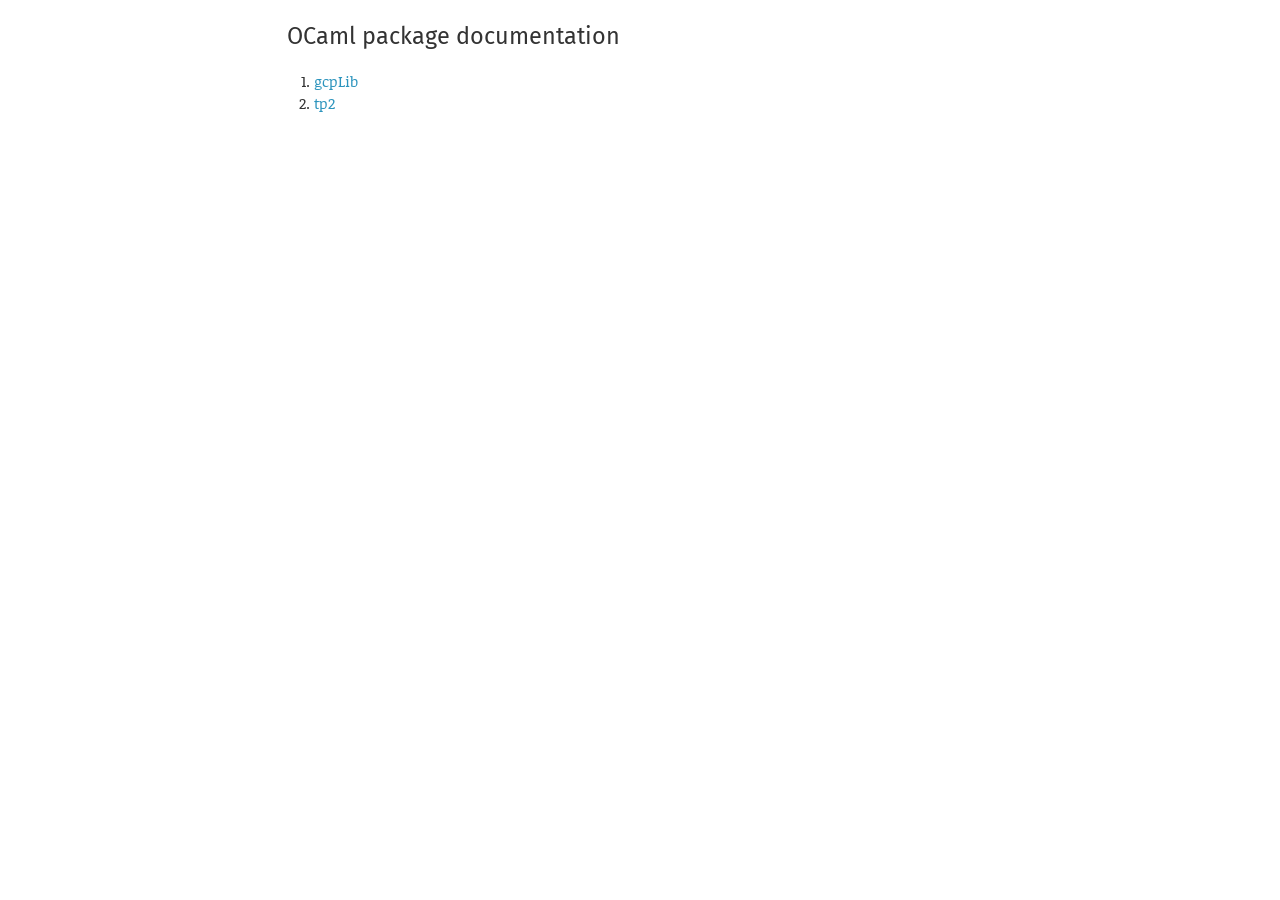
<file: tp2/docs/index.html>
<!DOCTYPE html>
<html xmlns="http://www.w3.org/1999/xhtml">
  <head>
    <title>index</title>
    <link rel="stylesheet" href="./odoc.support/odoc.css"/>
    <meta charset="utf-8"/>
    <meta name="viewport" content="width=device-width,initial-scale=1.0"/>
  </head>
  <body>
    <main class="content">
      <div class="by-name">
      <h2>OCaml package documentation</h2>
      <ol>
      <li><a href="gcpLib/index.html">gcpLib</a></li>
      <li><a href="tp2/index.html">tp2</a></li>
      </ol>
      </div>
    </main>
  </body>
</html>
</file>
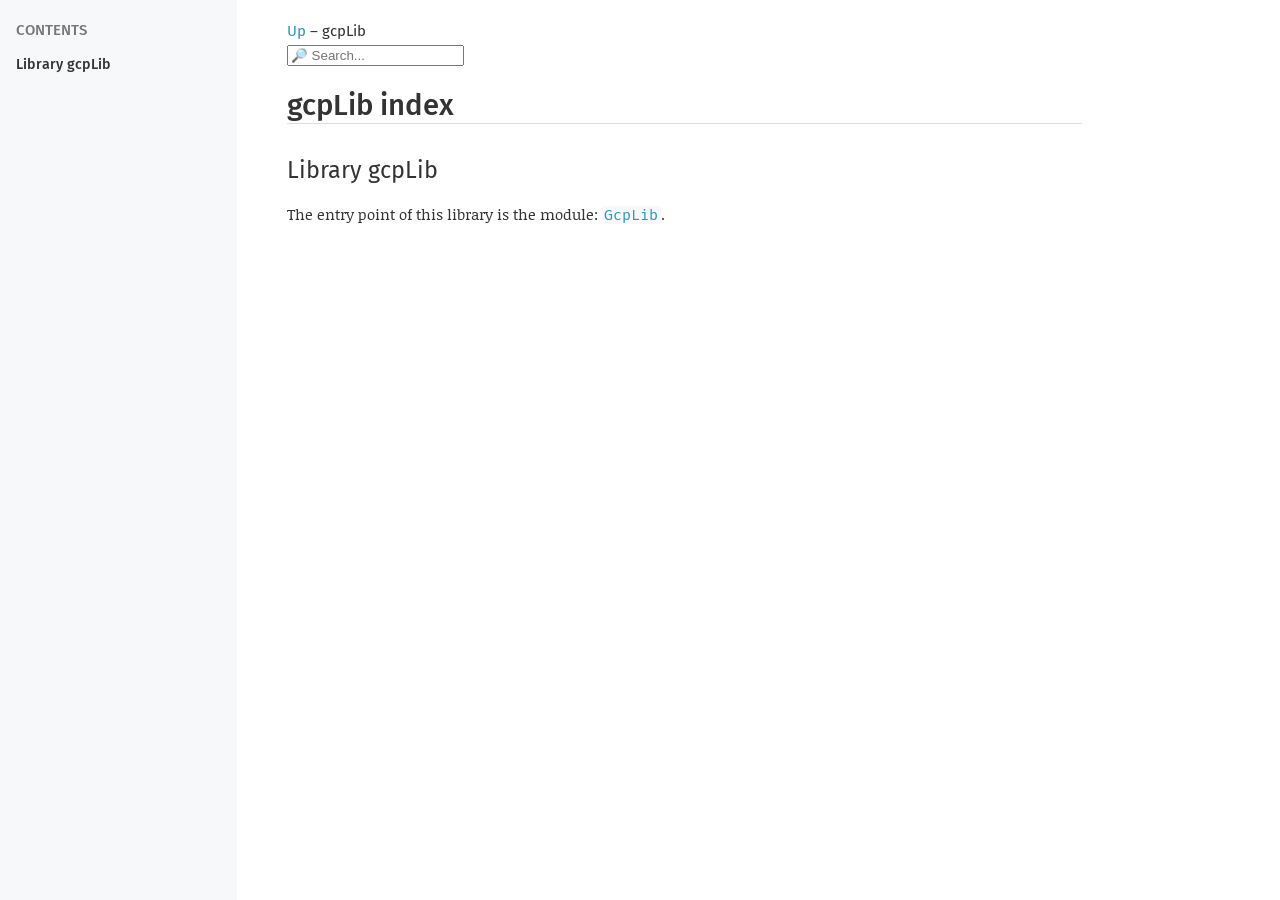
<file: tp2/docs/gcpLib/index.html>
<!DOCTYPE html>
<html xmlns="http://www.w3.org/1999/xhtml"><head><title>index (gcpLib.index)</title><meta charset="utf-8"/><link rel="stylesheet" href="../odoc.support/odoc.css"/><meta name="generator" content="odoc 2.4.1"/><meta name="viewport" content="width=device-width,initial-scale=1.0"/><script src="../odoc.support/highlight.pack.js"></script><script>hljs.initHighlightingOnLoad();</script><script>let base_url = '../';
let search_urls = ['db.js','../sherlodoc.js'];
</script><script src="../odoc.support/odoc_search.js" defer="defer"></script></head><body class="odoc"><nav class="odoc-nav"><a href="../index.html">Up</a> – gcpLib</nav><div class="odoc-search"><div class="search-inner"><input class="search-bar" placeholder="🔎 Search..."/><div class="search-snake"></div><div class="search-result"></div></div></div><header class="odoc-preamble"><h1 id="gcplib-index"><a href="#gcplib-index" class="anchor"></a>gcpLib index</h1></header><nav class="odoc-toc"><ul><li><a href="#library-gcplib">Library gcpLib</a></li></ul></nav><div class="odoc-content"><h2 id="library-gcplib"><a href="#library-gcplib" class="anchor"></a>Library gcpLib</h2><p>The entry point of this library is the module: <a href="GcpLib/index.html"><code>GcpLib</code></a>.</p></div></body></html>
</file>
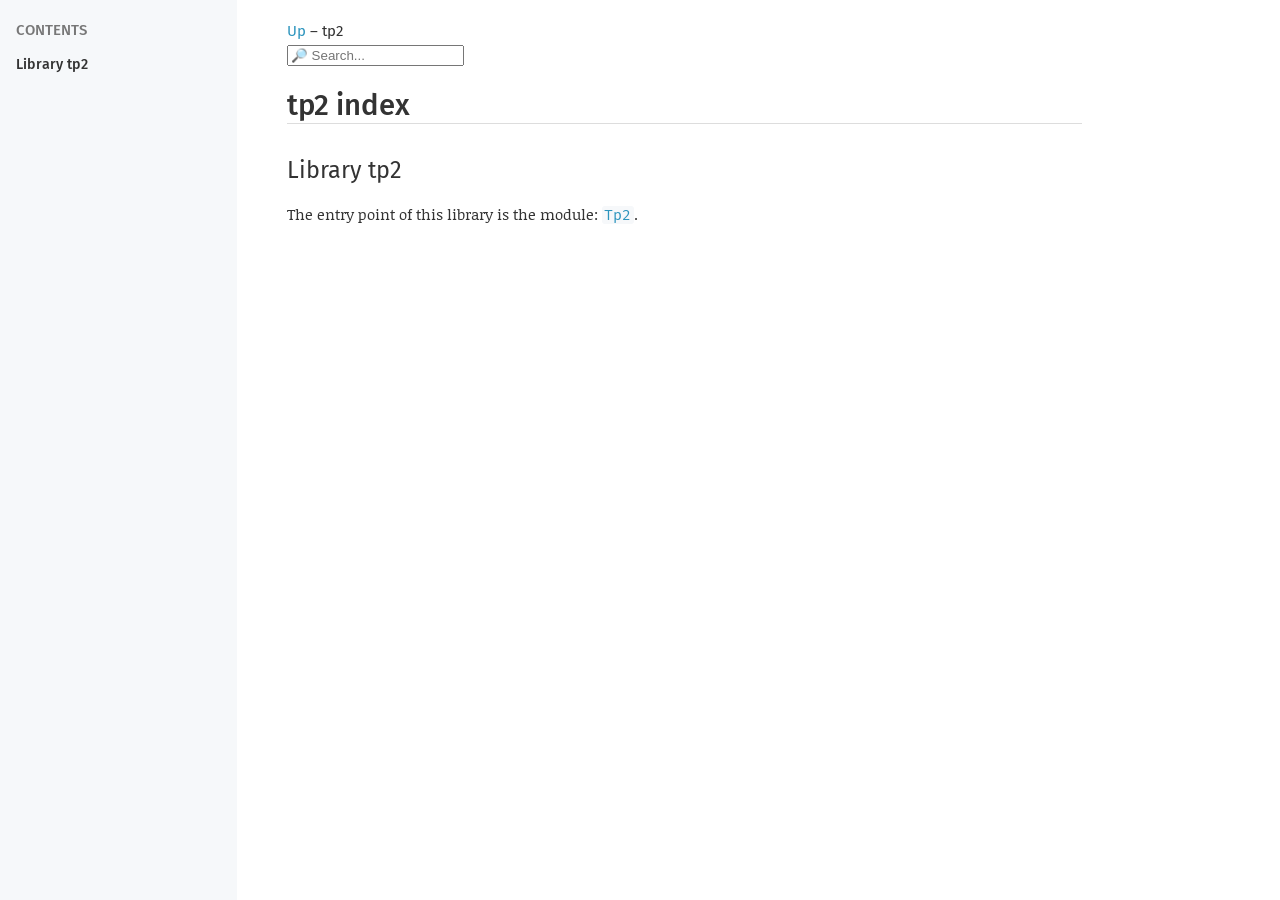
<file: tp2/docs/tp2/index.html>
<!DOCTYPE html>
<html xmlns="http://www.w3.org/1999/xhtml"><head><title>index (tp2.index)</title><meta charset="utf-8"/><link rel="stylesheet" href="../odoc.support/odoc.css"/><meta name="generator" content="odoc 2.4.1"/><meta name="viewport" content="width=device-width,initial-scale=1.0"/><script src="../odoc.support/highlight.pack.js"></script><script>hljs.initHighlightingOnLoad();</script><script>let base_url = '../';
let search_urls = ['db.js','../sherlodoc.js'];
</script><script src="../odoc.support/odoc_search.js" defer="defer"></script></head><body class="odoc"><nav class="odoc-nav"><a href="../index.html">Up</a> – tp2</nav><div class="odoc-search"><div class="search-inner"><input class="search-bar" placeholder="🔎 Search..."/><div class="search-snake"></div><div class="search-result"></div></div></div><header class="odoc-preamble"><h1 id="tp2-index"><a href="#tp2-index" class="anchor"></a>tp2 index</h1></header><nav class="odoc-toc"><ul><li><a href="#library-tp2">Library tp2</a></li></ul></nav><div class="odoc-content"><h2 id="library-tp2"><a href="#library-tp2" class="anchor"></a>Library tp2</h2><p>The entry point of this library is the module: <a href="Tp2/index.html"><code>Tp2</code></a>.</p></div></body></html>
</file>
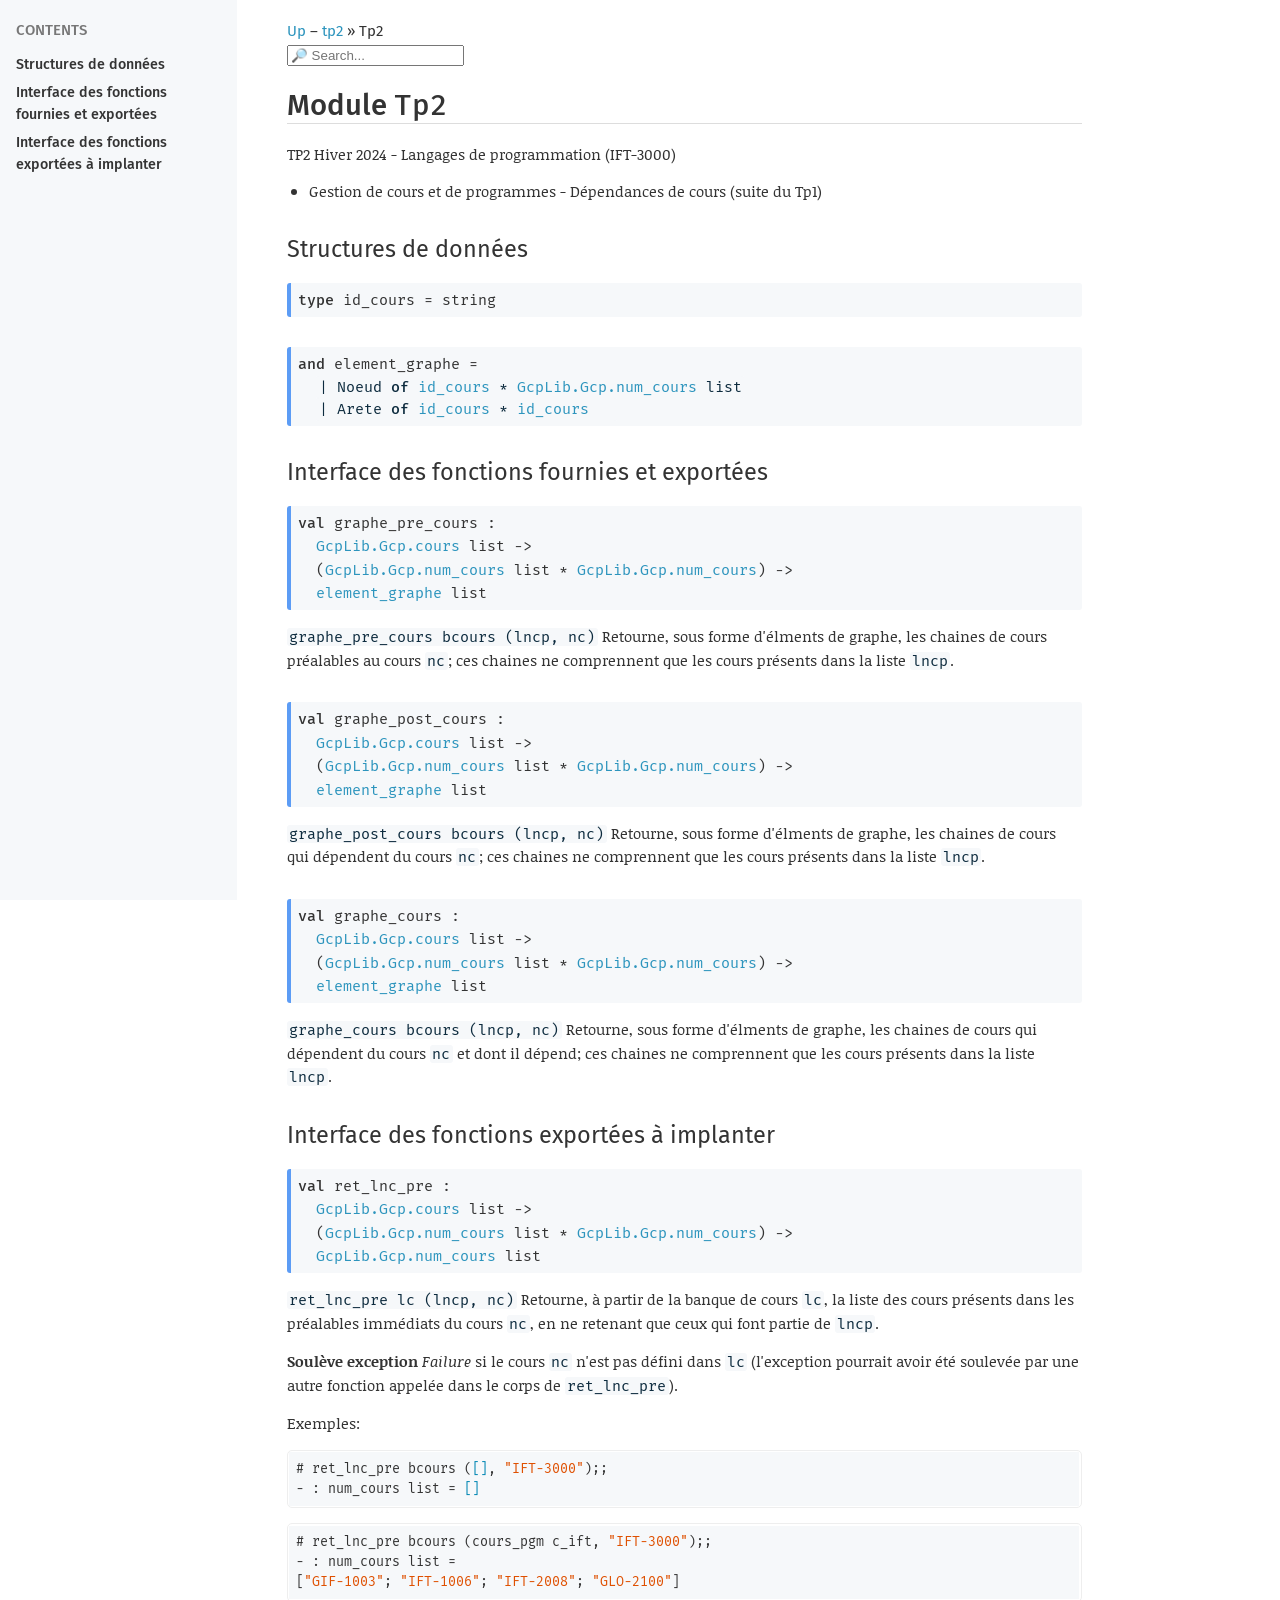
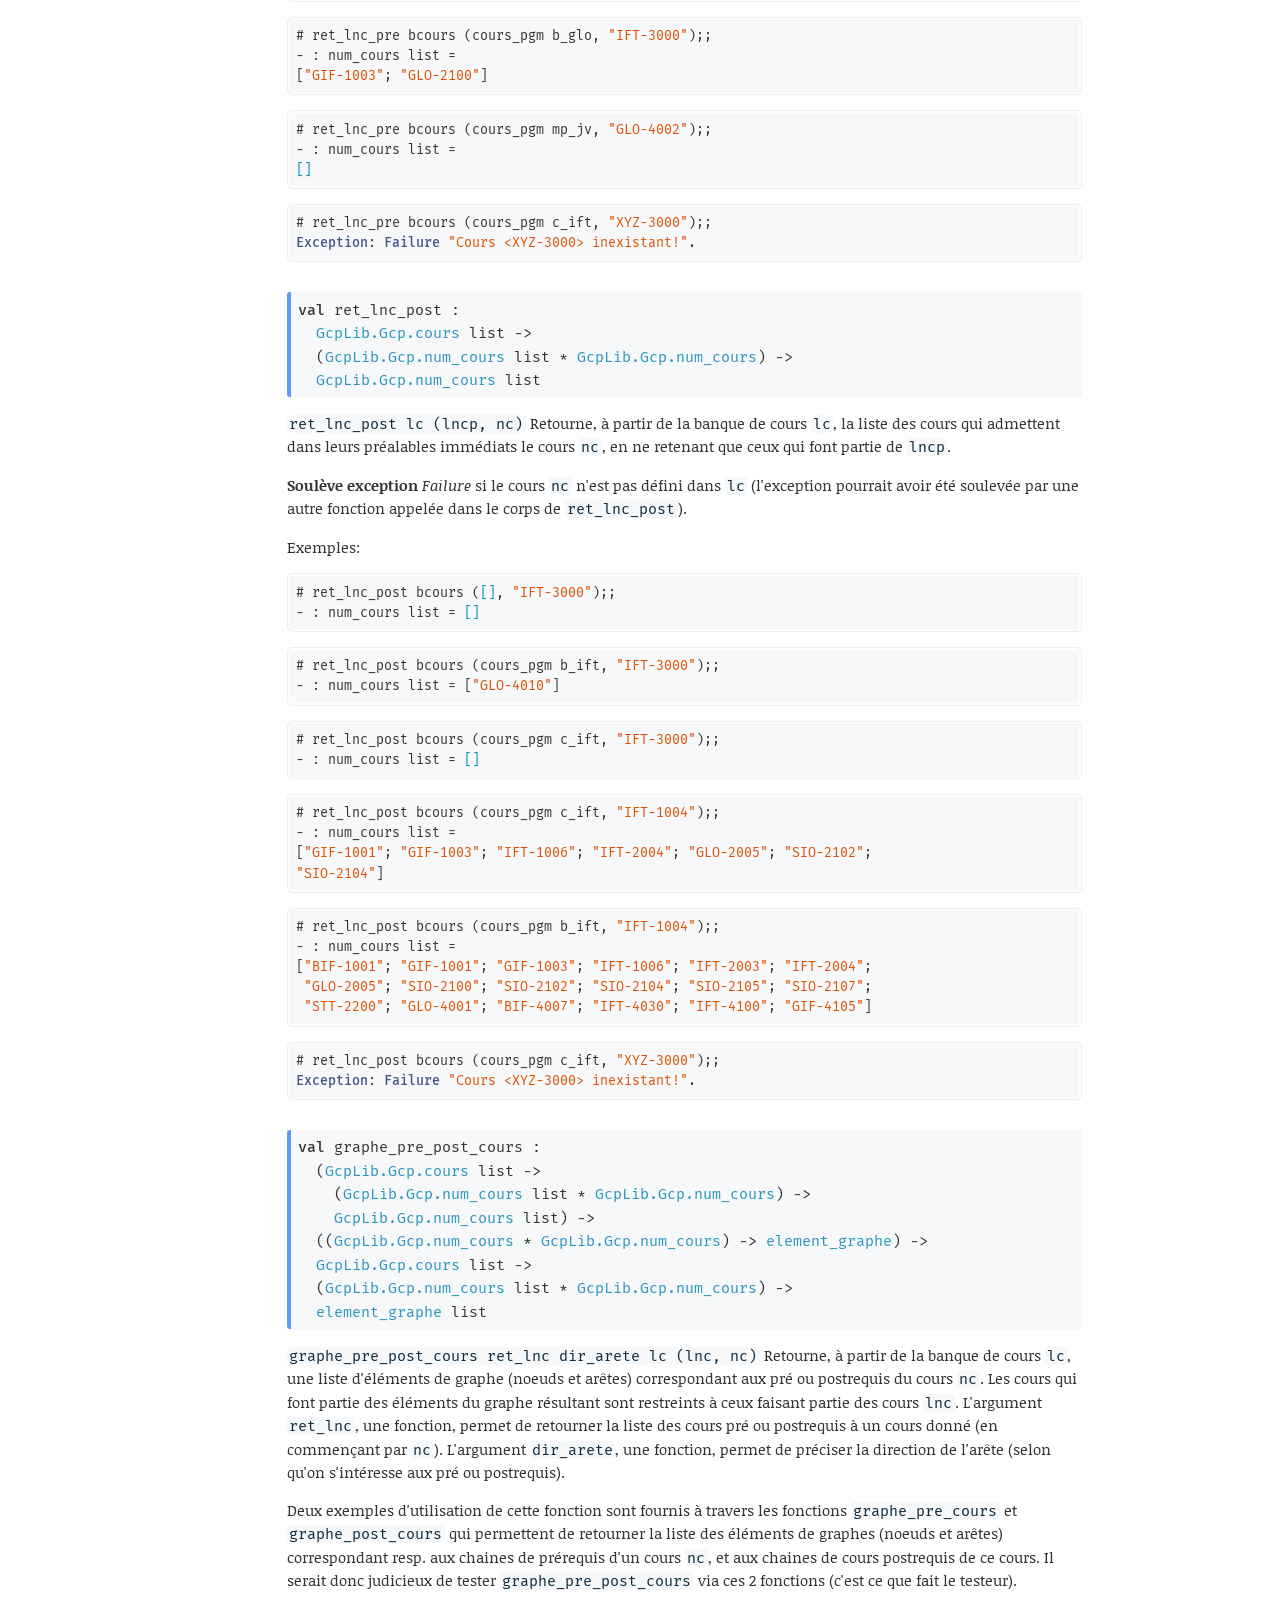
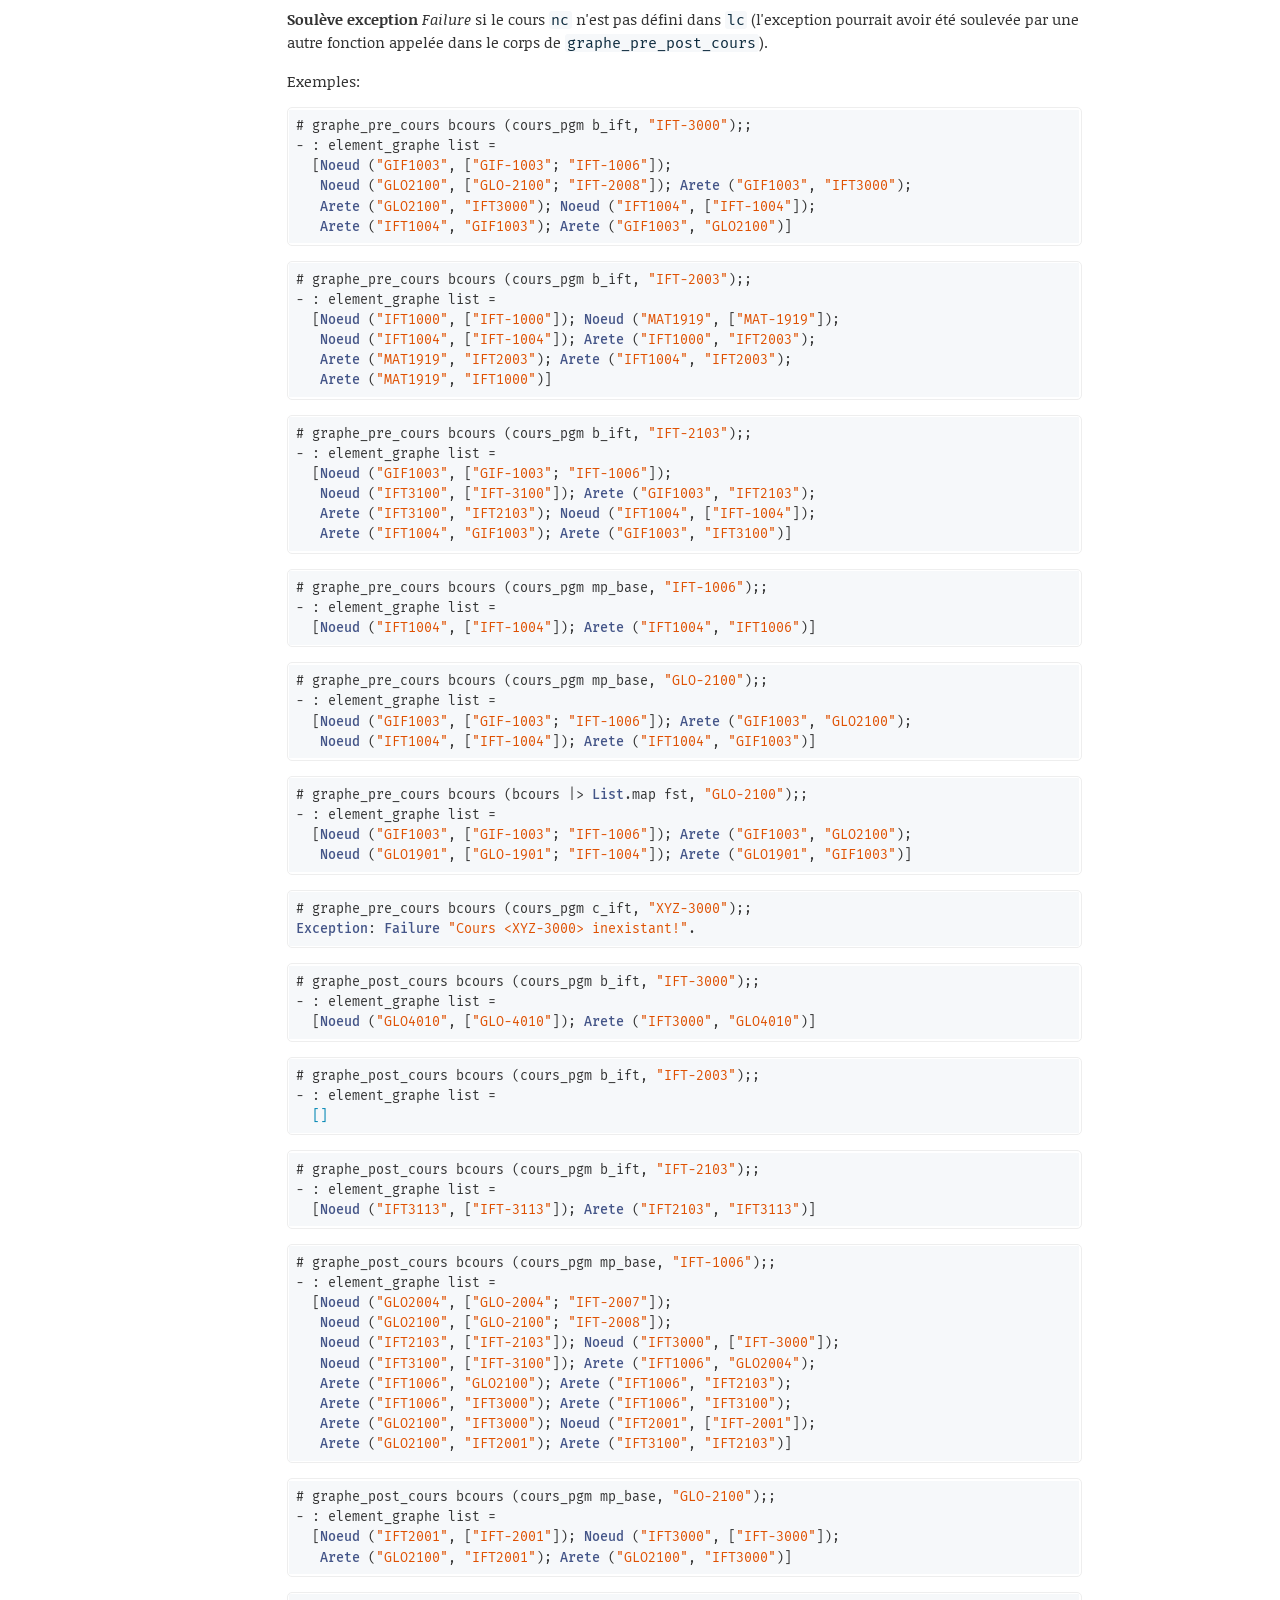
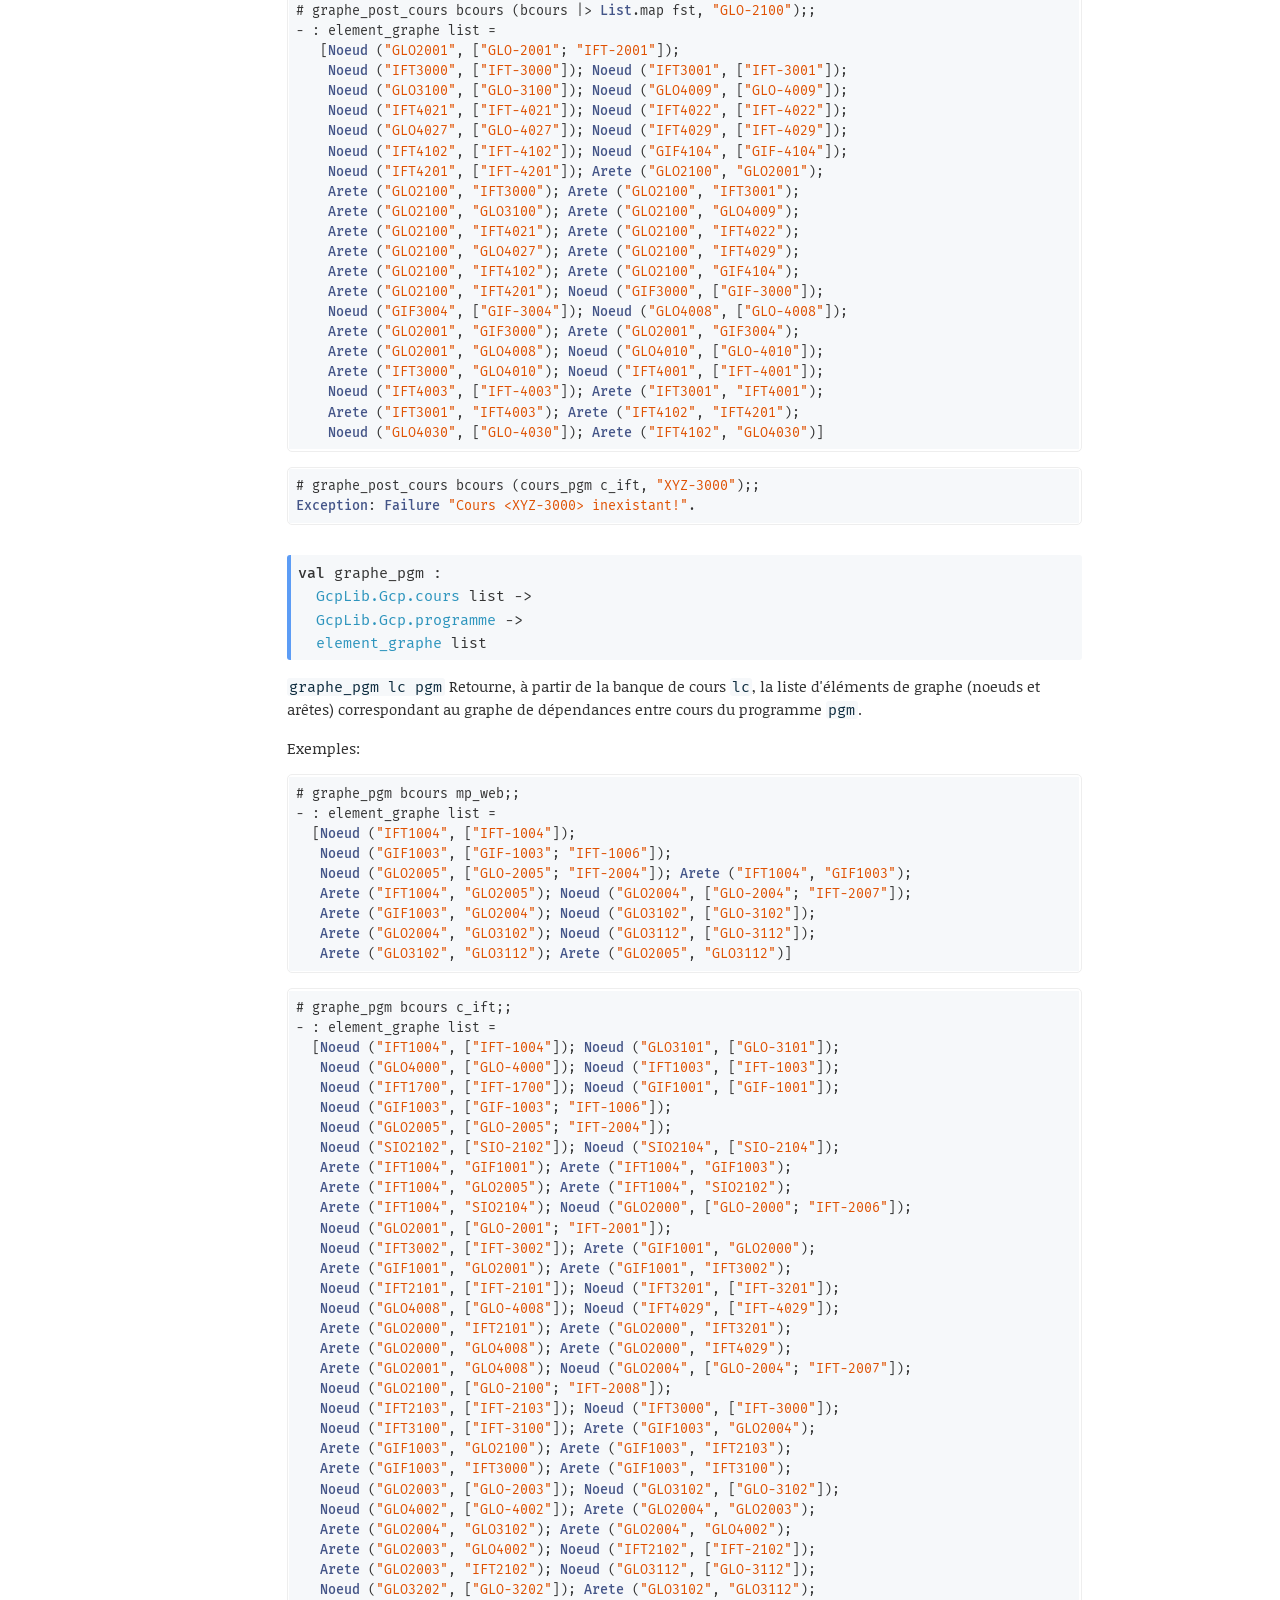
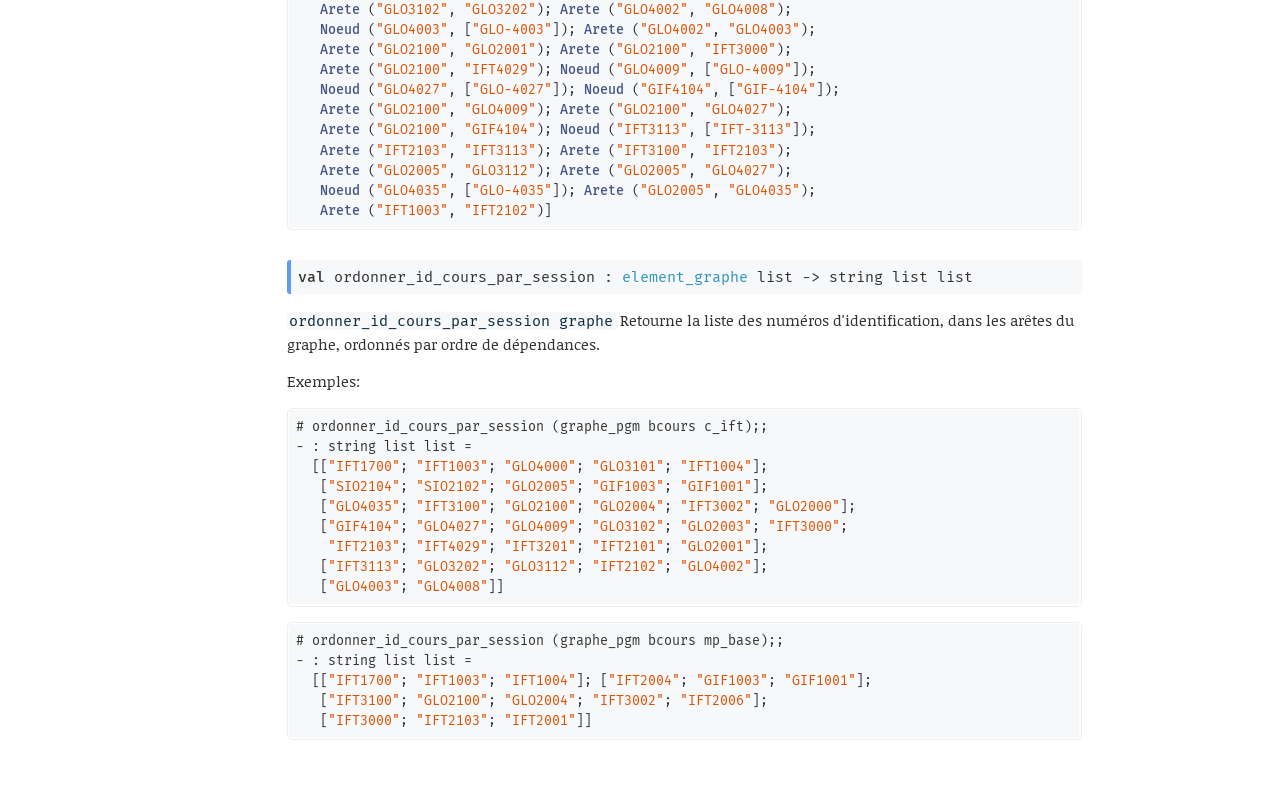
<file: tp2/docs/tp2/Tp2/index.html>
<!DOCTYPE html>
<html xmlns="http://www.w3.org/1999/xhtml"><head><title>Tp2 (tp2.Tp2)</title><meta charset="utf-8"/><link rel="stylesheet" href="../../odoc.support/odoc.css"/><meta name="generator" content="odoc 2.4.1"/><meta name="viewport" content="width=device-width,initial-scale=1.0"/><script src="../../odoc.support/highlight.pack.js"></script><script>hljs.initHighlightingOnLoad();</script><script>let base_url = '../../';
let search_urls = ['../db.js','../../sherlodoc.js'];
</script><script src="../../odoc.support/odoc_search.js" defer="defer"></script></head><body class="odoc"><nav class="odoc-nav"><a href="../index.html">Up</a> – <a href="../index.html">tp2</a> &#x00BB; Tp2</nav><div class="odoc-search"><div class="search-inner"><input class="search-bar" placeholder="🔎 Search..."/><div class="search-snake"></div><div class="search-result"></div></div></div><header class="odoc-preamble"><h1>Module <code><span>Tp2</span></code></h1><p>TP2 Hiver 2024 - Langages de programmation (IFT-3000)</p><ul><li>Gestion de cours et de programmes - Dépendances de cours (suite du Tp1)</li></ul></header><nav class="odoc-toc"><ul><li><a href="#structures-de-données">Structures de données</a></li><li><a href="#interface-des-fonctions-fournies-et-exportées">Interface des fonctions fournies et exportées</a></li><li><a href="#interface-des-fonctions-exportées-à-implanter">Interface des fonctions exportées à implanter</a></li></ul></nav><div class="odoc-content"><h2 id="structures-de-données"><a href="#structures-de-données" class="anchor"></a>Structures de données</h2><div class="odoc-spec"><div class="spec type anchored" id="type-id_cours"><a href="#type-id_cours" class="anchor"></a><code><span><span class="keyword">type</span> id_cours</span><span> = string</span></code></div></div><div class="odoc-spec"><div class="spec type anchored" id="type-element_graphe"><a href="#type-element_graphe" class="anchor"></a><code><span><span class="keyword">and</span> element_graphe</span><span> = </span></code><ol><li id="type-element_graphe.Noeud" class="def variant constructor anchored"><a href="#type-element_graphe.Noeud" class="anchor"></a><code><span>| </span><span><span class="constructor">Noeud</span> <span class="keyword">of</span> <a href="#type-id_cours">id_cours</a> * <span><a href="../../gcpLib/GcpLib/Gcp/index.html#type-num_cours">GcpLib.Gcp.num_cours</a> list</span></span></code></li><li id="type-element_graphe.Arete" class="def variant constructor anchored"><a href="#type-element_graphe.Arete" class="anchor"></a><code><span>| </span><span><span class="constructor">Arete</span> <span class="keyword">of</span> <a href="#type-id_cours">id_cours</a> * <a href="#type-id_cours">id_cours</a></span></code></li></ol></div></div><h2 id="interface-des-fonctions-fournies-et-exportées"><a href="#interface-des-fonctions-fournies-et-exportées" class="anchor"></a>Interface des fonctions fournies et exportées</h2><div class="odoc-spec"><div class="spec value anchored" id="val-graphe_pre_cours"><a href="#val-graphe_pre_cours" class="anchor"></a><code><span><span class="keyword">val</span> graphe_pre_cours : 
  <span><span><a href="../../gcpLib/GcpLib/Gcp/index.html#type-cours">GcpLib.Gcp.cours</a> list</span> <span class="arrow">&#45;&gt;</span></span>
  <span><span>(<span><a href="../../gcpLib/GcpLib/Gcp/index.html#type-num_cours">GcpLib.Gcp.num_cours</a> list</span> * <a href="../../gcpLib/GcpLib/Gcp/index.html#type-num_cours">GcpLib.Gcp.num_cours</a>)</span> <span class="arrow">&#45;&gt;</span></span>
  <span><a href="#type-element_graphe">element_graphe</a> list</span></span></code></div><div class="spec-doc"><p><code>graphe_pre_cours bcours (lncp, nc)</code> Retourne, sous forme d'élments de graphe, les chaines de cours préalables au cours <code>nc</code>; ces chaines ne comprennent que les cours présents dans la liste <code>lncp</code>.</p></div></div><div class="odoc-spec"><div class="spec value anchored" id="val-graphe_post_cours"><a href="#val-graphe_post_cours" class="anchor"></a><code><span><span class="keyword">val</span> graphe_post_cours : 
  <span><span><a href="../../gcpLib/GcpLib/Gcp/index.html#type-cours">GcpLib.Gcp.cours</a> list</span> <span class="arrow">&#45;&gt;</span></span>
  <span><span>(<span><a href="../../gcpLib/GcpLib/Gcp/index.html#type-num_cours">GcpLib.Gcp.num_cours</a> list</span> * <a href="../../gcpLib/GcpLib/Gcp/index.html#type-num_cours">GcpLib.Gcp.num_cours</a>)</span> <span class="arrow">&#45;&gt;</span></span>
  <span><a href="#type-element_graphe">element_graphe</a> list</span></span></code></div><div class="spec-doc"><p><code>graphe_post_cours bcours (lncp, nc)</code> Retourne, sous forme d'élments de graphe, les chaines de cours qui dépendent du cours <code>nc</code>; ces chaines ne comprennent que les cours présents dans la liste <code>lncp</code>.</p></div></div><div class="odoc-spec"><div class="spec value anchored" id="val-graphe_cours"><a href="#val-graphe_cours" class="anchor"></a><code><span><span class="keyword">val</span> graphe_cours : 
  <span><span><a href="../../gcpLib/GcpLib/Gcp/index.html#type-cours">GcpLib.Gcp.cours</a> list</span> <span class="arrow">&#45;&gt;</span></span>
  <span><span>(<span><a href="../../gcpLib/GcpLib/Gcp/index.html#type-num_cours">GcpLib.Gcp.num_cours</a> list</span> * <a href="../../gcpLib/GcpLib/Gcp/index.html#type-num_cours">GcpLib.Gcp.num_cours</a>)</span> <span class="arrow">&#45;&gt;</span></span>
  <span><a href="#type-element_graphe">element_graphe</a> list</span></span></code></div><div class="spec-doc"><p><code>graphe_cours bcours (lncp, nc)</code> Retourne, sous forme d'élments de graphe, les chaines de cours qui dépendent du cours <code>nc</code> et dont il dépend; ces chaines ne comprennent que les cours présents dans la liste <code>lncp</code>.</p></div></div><h2 id="interface-des-fonctions-exportées-à-implanter"><a href="#interface-des-fonctions-exportées-à-implanter" class="anchor"></a>Interface des fonctions exportées à implanter</h2><div class="odoc-spec"><div class="spec value anchored" id="val-ret_lnc_pre"><a href="#val-ret_lnc_pre" class="anchor"></a><code><span><span class="keyword">val</span> ret_lnc_pre : 
  <span><span><a href="../../gcpLib/GcpLib/Gcp/index.html#type-cours">GcpLib.Gcp.cours</a> list</span> <span class="arrow">&#45;&gt;</span></span>
  <span><span>(<span><a href="../../gcpLib/GcpLib/Gcp/index.html#type-num_cours">GcpLib.Gcp.num_cours</a> list</span> * <a href="../../gcpLib/GcpLib/Gcp/index.html#type-num_cours">GcpLib.Gcp.num_cours</a>)</span> <span class="arrow">&#45;&gt;</span></span>
  <span><a href="../../gcpLib/GcpLib/Gcp/index.html#type-num_cours">GcpLib.Gcp.num_cours</a> list</span></span></code></div><div class="spec-doc"><p><code>ret_lnc_pre lc (lncp, nc)</code> Retourne, à partir de la banque de cours <code>lc</code>, la liste des cours présents dans les préalables immédiats du cours <code>nc</code>, en ne retenant que ceux qui font partie de <code>lncp</code>.</p><p><b>Soulève exception</b> <em>Failure</em> si le cours <code>nc</code> n'est pas défini dans <code>lc</code> (l'exception pourrait avoir été soulevée par une autre fonction appelée dans le corps de <code>ret_lnc_pre</code>).</p><p>Exemples:</p><pre class="language-ocaml"><code># ret_lnc_pre bcours ([], &quot;IFT-3000&quot;);;
- : num_cours list = []</code></pre><pre class="language-ocaml"><code># ret_lnc_pre bcours (cours_pgm c_ift, &quot;IFT-3000&quot;);;
- : num_cours list =
[&quot;GIF-1003&quot;; &quot;IFT-1006&quot;; &quot;IFT-2008&quot;; &quot;GLO-2100&quot;]</code></pre><pre class="language-ocaml"><code># ret_lnc_pre bcours (cours_pgm b_glo, &quot;IFT-3000&quot;);;
- : num_cours list =
[&quot;GIF-1003&quot;; &quot;GLO-2100&quot;]</code></pre><pre class="language-ocaml"><code># ret_lnc_pre bcours (cours_pgm mp_jv, &quot;GLO-4002&quot;);;
- : num_cours list =
[]</code></pre><pre class="language-ocaml"><code># ret_lnc_pre bcours (cours_pgm c_ift, &quot;XYZ-3000&quot;);;
Exception: Failure &quot;Cours &lt;XYZ-3000&gt; inexistant!&quot;.</code></pre></div></div><div class="odoc-spec"><div class="spec value anchored" id="val-ret_lnc_post"><a href="#val-ret_lnc_post" class="anchor"></a><code><span><span class="keyword">val</span> ret_lnc_post : 
  <span><span><a href="../../gcpLib/GcpLib/Gcp/index.html#type-cours">GcpLib.Gcp.cours</a> list</span> <span class="arrow">&#45;&gt;</span></span>
  <span><span>(<span><a href="../../gcpLib/GcpLib/Gcp/index.html#type-num_cours">GcpLib.Gcp.num_cours</a> list</span> * <a href="../../gcpLib/GcpLib/Gcp/index.html#type-num_cours">GcpLib.Gcp.num_cours</a>)</span> <span class="arrow">&#45;&gt;</span></span>
  <span><a href="../../gcpLib/GcpLib/Gcp/index.html#type-num_cours">GcpLib.Gcp.num_cours</a> list</span></span></code></div><div class="spec-doc"><p><code>ret_lnc_post lc (lncp, nc)</code> Retourne, à partir de la banque de cours <code>lc</code>, la liste des cours qui admettent dans leurs préalables immédiats le cours <code>nc</code>, en ne retenant que ceux qui font partie de <code>lncp</code>.</p><p><b>Soulève exception</b> <em>Failure</em> si le cours <code>nc</code> n'est pas défini dans <code>lc</code> (l'exception pourrait avoir été soulevée par une autre fonction appelée dans le corps de <code>ret_lnc_post</code>).</p><p>Exemples:</p><pre class="language-ocaml"><code># ret_lnc_post bcours ([], &quot;IFT-3000&quot;);;
- : num_cours list = []</code></pre><pre class="language-ocaml"><code># ret_lnc_post bcours (cours_pgm b_ift, &quot;IFT-3000&quot;);;
- : num_cours list = [&quot;GLO-4010&quot;]</code></pre><pre class="language-ocaml"><code># ret_lnc_post bcours (cours_pgm c_ift, &quot;IFT-3000&quot;);;
- : num_cours list = []</code></pre><pre class="language-ocaml"><code># ret_lnc_post bcours (cours_pgm c_ift, &quot;IFT-1004&quot;);;
- : num_cours list = 
[&quot;GIF-1001&quot;; &quot;GIF-1003&quot;; &quot;IFT-1006&quot;; &quot;IFT-2004&quot;; &quot;GLO-2005&quot;; &quot;SIO-2102&quot;; 
&quot;SIO-2104&quot;]</code></pre><pre class="language-ocaml"><code># ret_lnc_post bcours (cours_pgm b_ift, &quot;IFT-1004&quot;);;
- : num_cours list = 
[&quot;BIF-1001&quot;; &quot;GIF-1001&quot;; &quot;GIF-1003&quot;; &quot;IFT-1006&quot;; &quot;IFT-2003&quot;; &quot;IFT-2004&quot;;
 &quot;GLO-2005&quot;; &quot;SIO-2100&quot;; &quot;SIO-2102&quot;; &quot;SIO-2104&quot;; &quot;SIO-2105&quot;; &quot;SIO-2107&quot;;
 &quot;STT-2200&quot;; &quot;GLO-4001&quot;; &quot;BIF-4007&quot;; &quot;IFT-4030&quot;; &quot;IFT-4100&quot;; &quot;GIF-4105&quot;]</code></pre><pre class="language-ocaml"><code># ret_lnc_post bcours (cours_pgm c_ift, &quot;XYZ-3000&quot;);;
Exception: Failure &quot;Cours &lt;XYZ-3000&gt; inexistant!&quot;.</code></pre></div></div><div class="odoc-spec"><div class="spec value anchored" id="val-graphe_pre_post_cours"><a href="#val-graphe_pre_post_cours" class="anchor"></a><code><span><span class="keyword">val</span> graphe_pre_post_cours : 
  <span><span>(<span><span><a href="../../gcpLib/GcpLib/Gcp/index.html#type-cours">GcpLib.Gcp.cours</a> list</span> <span class="arrow">&#45;&gt;</span></span>
    <span><span>(<span><a href="../../gcpLib/GcpLib/Gcp/index.html#type-num_cours">GcpLib.Gcp.num_cours</a> list</span> * <a href="../../gcpLib/GcpLib/Gcp/index.html#type-num_cours">GcpLib.Gcp.num_cours</a>)</span> <span class="arrow">&#45;&gt;</span></span>
    <span><a href="../../gcpLib/GcpLib/Gcp/index.html#type-num_cours">GcpLib.Gcp.num_cours</a> list</span>)</span> <span class="arrow">&#45;&gt;</span></span>
  <span><span>(<span><span>(<a href="../../gcpLib/GcpLib/Gcp/index.html#type-num_cours">GcpLib.Gcp.num_cours</a> * <a href="../../gcpLib/GcpLib/Gcp/index.html#type-num_cours">GcpLib.Gcp.num_cours</a>)</span> <span class="arrow">&#45;&gt;</span></span> <a href="#type-element_graphe">element_graphe</a>)</span> <span class="arrow">&#45;&gt;</span></span>
  <span><span><a href="../../gcpLib/GcpLib/Gcp/index.html#type-cours">GcpLib.Gcp.cours</a> list</span> <span class="arrow">&#45;&gt;</span></span>
  <span><span>(<span><a href="../../gcpLib/GcpLib/Gcp/index.html#type-num_cours">GcpLib.Gcp.num_cours</a> list</span> * <a href="../../gcpLib/GcpLib/Gcp/index.html#type-num_cours">GcpLib.Gcp.num_cours</a>)</span> <span class="arrow">&#45;&gt;</span></span>
  <span><a href="#type-element_graphe">element_graphe</a> list</span></span></code></div><div class="spec-doc"><p><code>graphe_pre_post_cours ret_lnc dir_arete lc (lnc, nc)</code> Retourne, à partir de la banque de cours <code>lc</code>, une liste d'éléments de graphe (noeuds et arêtes) correspondant aux pré ou postrequis du cours <code>nc</code>. Les cours qui font partie des éléments du graphe résultant sont restreints à ceux faisant partie des cours <code>lnc</code>. L'argument <code>ret_lnc</code>, une fonction, permet de retourner la liste des cours pré ou postrequis à un cours donné (en commençant par <code>nc</code>). L'argument <code>dir_arete</code>, une fonction, permet de préciser la direction de l'arête (selon qu'on s'intéresse aux pré ou postrequis).</p><p>Deux exemples d'utilisation de cette fonction sont fournis à travers les fonctions <code>graphe_pre_cours</code> et <code>graphe_post_cours</code> qui permettent de retourner la liste des éléments de graphes (noeuds et arêtes) correspondant resp. aux chaines de prérequis d'un cours <code>nc</code>, et aux chaines de cours postrequis de ce cours. Il serait donc judicieux de tester <code>graphe_pre_post_cours</code> via ces 2 fonctions (c'est ce que fait le testeur).</p><p><b>Soulève exception</b> <em>Failure</em> si le cours <code>nc</code> n'est pas défini dans <code>lc</code> (l'exception pourrait avoir été soulevée par une autre fonction appelée dans le corps de <code>graphe_pre_post_cours</code>).</p><p>Exemples:</p><pre class="language-ocaml"><code># graphe_pre_cours bcours (cours_pgm b_ift, &quot;IFT-3000&quot;);;
- : element_graphe list =
  [Noeud (&quot;GIF1003&quot;, [&quot;GIF-1003&quot;; &quot;IFT-1006&quot;]);
   Noeud (&quot;GLO2100&quot;, [&quot;GLO-2100&quot;; &quot;IFT-2008&quot;]); Arete (&quot;GIF1003&quot;, &quot;IFT3000&quot;);
   Arete (&quot;GLO2100&quot;, &quot;IFT3000&quot;); Noeud (&quot;IFT1004&quot;, [&quot;IFT-1004&quot;]);
   Arete (&quot;IFT1004&quot;, &quot;GIF1003&quot;); Arete (&quot;GIF1003&quot;, &quot;GLO2100&quot;)]</code></pre><pre class="language-ocaml"><code># graphe_pre_cours bcours (cours_pgm b_ift, &quot;IFT-2003&quot;);;
- : element_graphe list =
  [Noeud (&quot;IFT1000&quot;, [&quot;IFT-1000&quot;]); Noeud (&quot;MAT1919&quot;, [&quot;MAT-1919&quot;]);
   Noeud (&quot;IFT1004&quot;, [&quot;IFT-1004&quot;]); Arete (&quot;IFT1000&quot;, &quot;IFT2003&quot;);
   Arete (&quot;MAT1919&quot;, &quot;IFT2003&quot;); Arete (&quot;IFT1004&quot;, &quot;IFT2003&quot;);
   Arete (&quot;MAT1919&quot;, &quot;IFT1000&quot;)]</code></pre><pre class="language-ocaml"><code># graphe_pre_cours bcours (cours_pgm b_ift, &quot;IFT-2103&quot;);;
- : element_graphe list =
  [Noeud (&quot;GIF1003&quot;, [&quot;GIF-1003&quot;; &quot;IFT-1006&quot;]);
   Noeud (&quot;IFT3100&quot;, [&quot;IFT-3100&quot;]); Arete (&quot;GIF1003&quot;, &quot;IFT2103&quot;);
   Arete (&quot;IFT3100&quot;, &quot;IFT2103&quot;); Noeud (&quot;IFT1004&quot;, [&quot;IFT-1004&quot;]);
   Arete (&quot;IFT1004&quot;, &quot;GIF1003&quot;); Arete (&quot;GIF1003&quot;, &quot;IFT3100&quot;)]</code></pre><pre class="language-ocaml"><code># graphe_pre_cours bcours (cours_pgm mp_base, &quot;IFT-1006&quot;);;
- : element_graphe list =
  [Noeud (&quot;IFT1004&quot;, [&quot;IFT-1004&quot;]); Arete (&quot;IFT1004&quot;, &quot;IFT1006&quot;)]</code></pre><pre class="language-ocaml"><code># graphe_pre_cours bcours (cours_pgm mp_base, &quot;GLO-2100&quot;);;
- : element_graphe list =
  [Noeud (&quot;GIF1003&quot;, [&quot;GIF-1003&quot;; &quot;IFT-1006&quot;]); Arete (&quot;GIF1003&quot;, &quot;GLO2100&quot;);
   Noeud (&quot;IFT1004&quot;, [&quot;IFT-1004&quot;]); Arete (&quot;IFT1004&quot;, &quot;GIF1003&quot;)]</code></pre><pre class="language-ocaml"><code># graphe_pre_cours bcours (bcours |&gt; List.map fst, &quot;GLO-2100&quot;);;
- : element_graphe list =
  [Noeud (&quot;GIF1003&quot;, [&quot;GIF-1003&quot;; &quot;IFT-1006&quot;]); Arete (&quot;GIF1003&quot;, &quot;GLO2100&quot;);
   Noeud (&quot;GLO1901&quot;, [&quot;GLO-1901&quot;; &quot;IFT-1004&quot;]); Arete (&quot;GLO1901&quot;, &quot;GIF1003&quot;)]</code></pre><pre class="language-ocaml"><code># graphe_pre_cours bcours (cours_pgm c_ift, &quot;XYZ-3000&quot;);;
Exception: Failure &quot;Cours &lt;XYZ-3000&gt; inexistant!&quot;.</code></pre><pre class="language-ocaml"><code># graphe_post_cours bcours (cours_pgm b_ift, &quot;IFT-3000&quot;);;
- : element_graphe list =
  [Noeud (&quot;GLO4010&quot;, [&quot;GLO-4010&quot;]); Arete (&quot;IFT3000&quot;, &quot;GLO4010&quot;)]</code></pre><pre class="language-ocaml"><code># graphe_post_cours bcours (cours_pgm b_ift, &quot;IFT-2003&quot;);;
- : element_graphe list =
  []</code></pre><pre class="language-ocaml"><code># graphe_post_cours bcours (cours_pgm b_ift, &quot;IFT-2103&quot;);;
- : element_graphe list =
  [Noeud (&quot;IFT3113&quot;, [&quot;IFT-3113&quot;]); Arete (&quot;IFT2103&quot;, &quot;IFT3113&quot;)]</code></pre><pre class="language-ocaml"><code># graphe_post_cours bcours (cours_pgm mp_base, &quot;IFT-1006&quot;);;
- : element_graphe list =
  [Noeud (&quot;GLO2004&quot;, [&quot;GLO-2004&quot;; &quot;IFT-2007&quot;]);
   Noeud (&quot;GLO2100&quot;, [&quot;GLO-2100&quot;; &quot;IFT-2008&quot;]);
   Noeud (&quot;IFT2103&quot;, [&quot;IFT-2103&quot;]); Noeud (&quot;IFT3000&quot;, [&quot;IFT-3000&quot;]);
   Noeud (&quot;IFT3100&quot;, [&quot;IFT-3100&quot;]); Arete (&quot;IFT1006&quot;, &quot;GLO2004&quot;);
   Arete (&quot;IFT1006&quot;, &quot;GLO2100&quot;); Arete (&quot;IFT1006&quot;, &quot;IFT2103&quot;);
   Arete (&quot;IFT1006&quot;, &quot;IFT3000&quot;); Arete (&quot;IFT1006&quot;, &quot;IFT3100&quot;);
   Arete (&quot;GLO2100&quot;, &quot;IFT3000&quot;); Noeud (&quot;IFT2001&quot;, [&quot;IFT-2001&quot;]);
   Arete (&quot;GLO2100&quot;, &quot;IFT2001&quot;); Arete (&quot;IFT3100&quot;, &quot;IFT2103&quot;)]</code></pre><pre class="language-ocaml"><code># graphe_post_cours bcours (cours_pgm mp_base, &quot;GLO-2100&quot;);;
- : element_graphe list =
  [Noeud (&quot;IFT2001&quot;, [&quot;IFT-2001&quot;]); Noeud (&quot;IFT3000&quot;, [&quot;IFT-3000&quot;]);
   Arete (&quot;GLO2100&quot;, &quot;IFT2001&quot;); Arete (&quot;GLO2100&quot;, &quot;IFT3000&quot;)]</code></pre><pre class="language-ocaml"><code># graphe_post_cours bcours (bcours |&gt; List.map fst, &quot;GLO-2100&quot;);;
- : element_graphe list =
   [Noeud (&quot;GLO2001&quot;, [&quot;GLO-2001&quot;; &quot;IFT-2001&quot;]);
    Noeud (&quot;IFT3000&quot;, [&quot;IFT-3000&quot;]); Noeud (&quot;IFT3001&quot;, [&quot;IFT-3001&quot;]);
    Noeud (&quot;GLO3100&quot;, [&quot;GLO-3100&quot;]); Noeud (&quot;GLO4009&quot;, [&quot;GLO-4009&quot;]);
    Noeud (&quot;IFT4021&quot;, [&quot;IFT-4021&quot;]); Noeud (&quot;IFT4022&quot;, [&quot;IFT-4022&quot;]);
    Noeud (&quot;GLO4027&quot;, [&quot;GLO-4027&quot;]); Noeud (&quot;IFT4029&quot;, [&quot;IFT-4029&quot;]);
    Noeud (&quot;IFT4102&quot;, [&quot;IFT-4102&quot;]); Noeud (&quot;GIF4104&quot;, [&quot;GIF-4104&quot;]);
    Noeud (&quot;IFT4201&quot;, [&quot;IFT-4201&quot;]); Arete (&quot;GLO2100&quot;, &quot;GLO2001&quot;);
    Arete (&quot;GLO2100&quot;, &quot;IFT3000&quot;); Arete (&quot;GLO2100&quot;, &quot;IFT3001&quot;);
    Arete (&quot;GLO2100&quot;, &quot;GLO3100&quot;); Arete (&quot;GLO2100&quot;, &quot;GLO4009&quot;);
    Arete (&quot;GLO2100&quot;, &quot;IFT4021&quot;); Arete (&quot;GLO2100&quot;, &quot;IFT4022&quot;);
    Arete (&quot;GLO2100&quot;, &quot;GLO4027&quot;); Arete (&quot;GLO2100&quot;, &quot;IFT4029&quot;);
    Arete (&quot;GLO2100&quot;, &quot;IFT4102&quot;); Arete (&quot;GLO2100&quot;, &quot;GIF4104&quot;);
    Arete (&quot;GLO2100&quot;, &quot;IFT4201&quot;); Noeud (&quot;GIF3000&quot;, [&quot;GIF-3000&quot;]);
    Noeud (&quot;GIF3004&quot;, [&quot;GIF-3004&quot;]); Noeud (&quot;GLO4008&quot;, [&quot;GLO-4008&quot;]);
    Arete (&quot;GLO2001&quot;, &quot;GIF3000&quot;); Arete (&quot;GLO2001&quot;, &quot;GIF3004&quot;);
    Arete (&quot;GLO2001&quot;, &quot;GLO4008&quot;); Noeud (&quot;GLO4010&quot;, [&quot;GLO-4010&quot;]);
    Arete (&quot;IFT3000&quot;, &quot;GLO4010&quot;); Noeud (&quot;IFT4001&quot;, [&quot;IFT-4001&quot;]);
    Noeud (&quot;IFT4003&quot;, [&quot;IFT-4003&quot;]); Arete (&quot;IFT3001&quot;, &quot;IFT4001&quot;);
    Arete (&quot;IFT3001&quot;, &quot;IFT4003&quot;); Arete (&quot;IFT4102&quot;, &quot;IFT4201&quot;);
    Noeud (&quot;GLO4030&quot;, [&quot;GLO-4030&quot;]); Arete (&quot;IFT4102&quot;, &quot;GLO4030&quot;)]</code></pre><pre class="language-ocaml"><code># graphe_post_cours bcours (cours_pgm c_ift, &quot;XYZ-3000&quot;);;
Exception: Failure &quot;Cours &lt;XYZ-3000&gt; inexistant!&quot;.</code></pre></div></div><div class="odoc-spec"><div class="spec value anchored" id="val-graphe_pgm"><a href="#val-graphe_pgm" class="anchor"></a><code><span><span class="keyword">val</span> graphe_pgm : 
  <span><span><a href="../../gcpLib/GcpLib/Gcp/index.html#type-cours">GcpLib.Gcp.cours</a> list</span> <span class="arrow">&#45;&gt;</span></span>
  <span><a href="../../gcpLib/GcpLib/Gcp/index.html#type-programme">GcpLib.Gcp.programme</a> <span class="arrow">&#45;&gt;</span></span>
  <span><a href="#type-element_graphe">element_graphe</a> list</span></span></code></div><div class="spec-doc"><p><code>graphe_pgm lc pgm</code> Retourne, à partir de la banque de cours <code>lc</code>, la liste d'éléments de graphe (noeuds et arêtes) correspondant au graphe de dépendances entre cours du programme <code>pgm</code>.</p><p>Exemples:</p><pre class="language-ocaml"><code># graphe_pgm bcours mp_web;;
- : element_graphe list =
  [Noeud (&quot;IFT1004&quot;, [&quot;IFT-1004&quot;]);
   Noeud (&quot;GIF1003&quot;, [&quot;GIF-1003&quot;; &quot;IFT-1006&quot;]);
   Noeud (&quot;GLO2005&quot;, [&quot;GLO-2005&quot;; &quot;IFT-2004&quot;]); Arete (&quot;IFT1004&quot;, &quot;GIF1003&quot;);
   Arete (&quot;IFT1004&quot;, &quot;GLO2005&quot;); Noeud (&quot;GLO2004&quot;, [&quot;GLO-2004&quot;; &quot;IFT-2007&quot;]);
   Arete (&quot;GIF1003&quot;, &quot;GLO2004&quot;); Noeud (&quot;GLO3102&quot;, [&quot;GLO-3102&quot;]);
   Arete (&quot;GLO2004&quot;, &quot;GLO3102&quot;); Noeud (&quot;GLO3112&quot;, [&quot;GLO-3112&quot;]);
   Arete (&quot;GLO3102&quot;, &quot;GLO3112&quot;); Arete (&quot;GLO2005&quot;, &quot;GLO3112&quot;)]</code></pre><pre class="language-ocaml"><code># graphe_pgm bcours c_ift;;
- : element_graphe list =
  [Noeud (&quot;IFT1004&quot;, [&quot;IFT-1004&quot;]); Noeud (&quot;GLO3101&quot;, [&quot;GLO-3101&quot;]);
   Noeud (&quot;GLO4000&quot;, [&quot;GLO-4000&quot;]); Noeud (&quot;IFT1003&quot;, [&quot;IFT-1003&quot;]);
   Noeud (&quot;IFT1700&quot;, [&quot;IFT-1700&quot;]); Noeud (&quot;GIF1001&quot;, [&quot;GIF-1001&quot;]);
   Noeud (&quot;GIF1003&quot;, [&quot;GIF-1003&quot;; &quot;IFT-1006&quot;]);
   Noeud (&quot;GLO2005&quot;, [&quot;GLO-2005&quot;; &quot;IFT-2004&quot;]);
   Noeud (&quot;SIO2102&quot;, [&quot;SIO-2102&quot;]); Noeud (&quot;SIO2104&quot;, [&quot;SIO-2104&quot;]);
   Arete (&quot;IFT1004&quot;, &quot;GIF1001&quot;); Arete (&quot;IFT1004&quot;, &quot;GIF1003&quot;);
   Arete (&quot;IFT1004&quot;, &quot;GLO2005&quot;); Arete (&quot;IFT1004&quot;, &quot;SIO2102&quot;);
   Arete (&quot;IFT1004&quot;, &quot;SIO2104&quot;); Noeud (&quot;GLO2000&quot;, [&quot;GLO-2000&quot;; &quot;IFT-2006&quot;]);
   Noeud (&quot;GLO2001&quot;, [&quot;GLO-2001&quot;; &quot;IFT-2001&quot;]);
   Noeud (&quot;IFT3002&quot;, [&quot;IFT-3002&quot;]); Arete (&quot;GIF1001&quot;, &quot;GLO2000&quot;);
   Arete (&quot;GIF1001&quot;, &quot;GLO2001&quot;); Arete (&quot;GIF1001&quot;, &quot;IFT3002&quot;);
   Noeud (&quot;IFT2101&quot;, [&quot;IFT-2101&quot;]); Noeud (&quot;IFT3201&quot;, [&quot;IFT-3201&quot;]);
   Noeud (&quot;GLO4008&quot;, [&quot;GLO-4008&quot;]); Noeud (&quot;IFT4029&quot;, [&quot;IFT-4029&quot;]);
   Arete (&quot;GLO2000&quot;, &quot;IFT2101&quot;); Arete (&quot;GLO2000&quot;, &quot;IFT3201&quot;);
   Arete (&quot;GLO2000&quot;, &quot;GLO4008&quot;); Arete (&quot;GLO2000&quot;, &quot;IFT4029&quot;);
   Arete (&quot;GLO2001&quot;, &quot;GLO4008&quot;); Noeud (&quot;GLO2004&quot;, [&quot;GLO-2004&quot;; &quot;IFT-2007&quot;]);
   Noeud (&quot;GLO2100&quot;, [&quot;GLO-2100&quot;; &quot;IFT-2008&quot;]);
   Noeud (&quot;IFT2103&quot;, [&quot;IFT-2103&quot;]); Noeud (&quot;IFT3000&quot;, [&quot;IFT-3000&quot;]);
   Noeud (&quot;IFT3100&quot;, [&quot;IFT-3100&quot;]); Arete (&quot;GIF1003&quot;, &quot;GLO2004&quot;);
   Arete (&quot;GIF1003&quot;, &quot;GLO2100&quot;); Arete (&quot;GIF1003&quot;, &quot;IFT2103&quot;);
   Arete (&quot;GIF1003&quot;, &quot;IFT3000&quot;); Arete (&quot;GIF1003&quot;, &quot;IFT3100&quot;);
   Noeud (&quot;GLO2003&quot;, [&quot;GLO-2003&quot;]); Noeud (&quot;GLO3102&quot;, [&quot;GLO-3102&quot;]);
   Noeud (&quot;GLO4002&quot;, [&quot;GLO-4002&quot;]); Arete (&quot;GLO2004&quot;, &quot;GLO2003&quot;);
   Arete (&quot;GLO2004&quot;, &quot;GLO3102&quot;); Arete (&quot;GLO2004&quot;, &quot;GLO4002&quot;);
   Arete (&quot;GLO2003&quot;, &quot;GLO4002&quot;); Noeud (&quot;IFT2102&quot;, [&quot;IFT-2102&quot;]);
   Arete (&quot;GLO2003&quot;, &quot;IFT2102&quot;); Noeud (&quot;GLO3112&quot;, [&quot;GLO-3112&quot;]);
   Noeud (&quot;GLO3202&quot;, [&quot;GLO-3202&quot;]); Arete (&quot;GLO3102&quot;, &quot;GLO3112&quot;);
   Arete (&quot;GLO3102&quot;, &quot;GLO3202&quot;); Arete (&quot;GLO4002&quot;, &quot;GLO4008&quot;);
   Noeud (&quot;GLO4003&quot;, [&quot;GLO-4003&quot;]); Arete (&quot;GLO4002&quot;, &quot;GLO4003&quot;);
   Arete (&quot;GLO2100&quot;, &quot;GLO2001&quot;); Arete (&quot;GLO2100&quot;, &quot;IFT3000&quot;);
   Arete (&quot;GLO2100&quot;, &quot;IFT4029&quot;); Noeud (&quot;GLO4009&quot;, [&quot;GLO-4009&quot;]);
   Noeud (&quot;GLO4027&quot;, [&quot;GLO-4027&quot;]); Noeud (&quot;GIF4104&quot;, [&quot;GIF-4104&quot;]);
   Arete (&quot;GLO2100&quot;, &quot;GLO4009&quot;); Arete (&quot;GLO2100&quot;, &quot;GLO4027&quot;);
   Arete (&quot;GLO2100&quot;, &quot;GIF4104&quot;); Noeud (&quot;IFT3113&quot;, [&quot;IFT-3113&quot;]);
   Arete (&quot;IFT2103&quot;, &quot;IFT3113&quot;); Arete (&quot;IFT3100&quot;, &quot;IFT2103&quot;);
   Arete (&quot;GLO2005&quot;, &quot;GLO3112&quot;); Arete (&quot;GLO2005&quot;, &quot;GLO4027&quot;);
   Noeud (&quot;GLO4035&quot;, [&quot;GLO-4035&quot;]); Arete (&quot;GLO2005&quot;, &quot;GLO4035&quot;);
   Arete (&quot;IFT1003&quot;, &quot;IFT2102&quot;)]</code></pre></div></div><div class="odoc-spec"><div class="spec value anchored" id="val-ordonner_id_cours_par_session"><a href="#val-ordonner_id_cours_par_session" class="anchor"></a><code><span><span class="keyword">val</span> ordonner_id_cours_par_session : <span><span><a href="#type-element_graphe">element_graphe</a> list</span> <span class="arrow">&#45;&gt;</span></span> <span><span>string list</span> list</span></span></code></div><div class="spec-doc"><p><code>ordonner_id_cours_par_session graphe</code> Retourne la liste des numéros d'identification, dans les arêtes du graphe, ordonnés par ordre de dépendances.</p><p>Exemples:</p><pre class="language-ocaml"><code># ordonner_id_cours_par_session (graphe_pgm bcours c_ift);;
- : string list list =
  [[&quot;IFT1700&quot;; &quot;IFT1003&quot;; &quot;GLO4000&quot;; &quot;GLO3101&quot;; &quot;IFT1004&quot;];
   [&quot;SIO2104&quot;; &quot;SIO2102&quot;; &quot;GLO2005&quot;; &quot;GIF1003&quot;; &quot;GIF1001&quot;];
   [&quot;GLO4035&quot;; &quot;IFT3100&quot;; &quot;GLO2100&quot;; &quot;GLO2004&quot;; &quot;IFT3002&quot;; &quot;GLO2000&quot;];
   [&quot;GIF4104&quot;; &quot;GLO4027&quot;; &quot;GLO4009&quot;; &quot;GLO3102&quot;; &quot;GLO2003&quot;; &quot;IFT3000&quot;;
    &quot;IFT2103&quot;; &quot;IFT4029&quot;; &quot;IFT3201&quot;; &quot;IFT2101&quot;; &quot;GLO2001&quot;];
   [&quot;IFT3113&quot;; &quot;GLO3202&quot;; &quot;GLO3112&quot;; &quot;IFT2102&quot;; &quot;GLO4002&quot;];
   [&quot;GLO4003&quot;; &quot;GLO4008&quot;]]</code></pre><pre class="language-ocaml"><code># ordonner_id_cours_par_session (graphe_pgm bcours mp_base);;
- : string list list =
  [[&quot;IFT1700&quot;; &quot;IFT1003&quot;; &quot;IFT1004&quot;]; [&quot;IFT2004&quot;; &quot;GIF1003&quot;; &quot;GIF1001&quot;];
   [&quot;IFT3100&quot;; &quot;GLO2100&quot;; &quot;GLO2004&quot;; &quot;IFT3002&quot;; &quot;IFT2006&quot;];
   [&quot;IFT3000&quot;; &quot;IFT2103&quot;; &quot;IFT2001&quot;]]</code></pre></div></div></div></body></html>
</file>
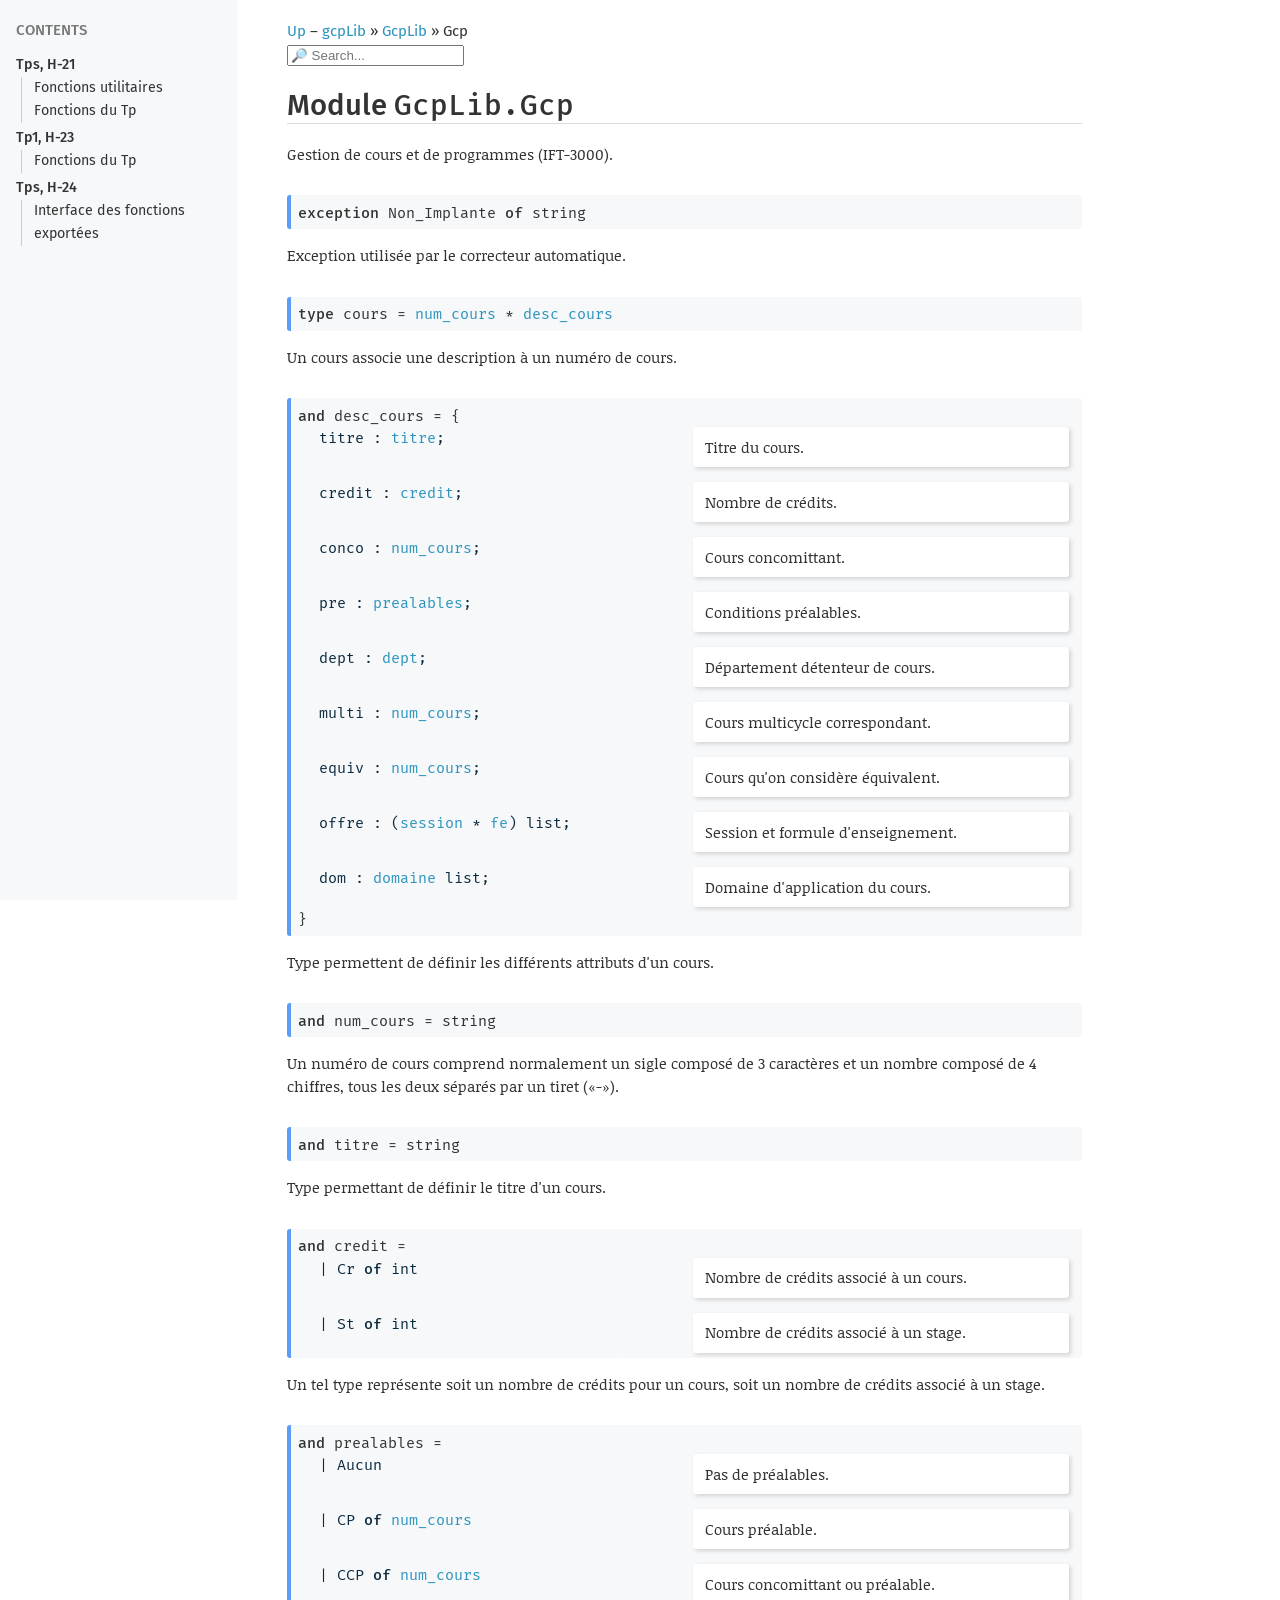
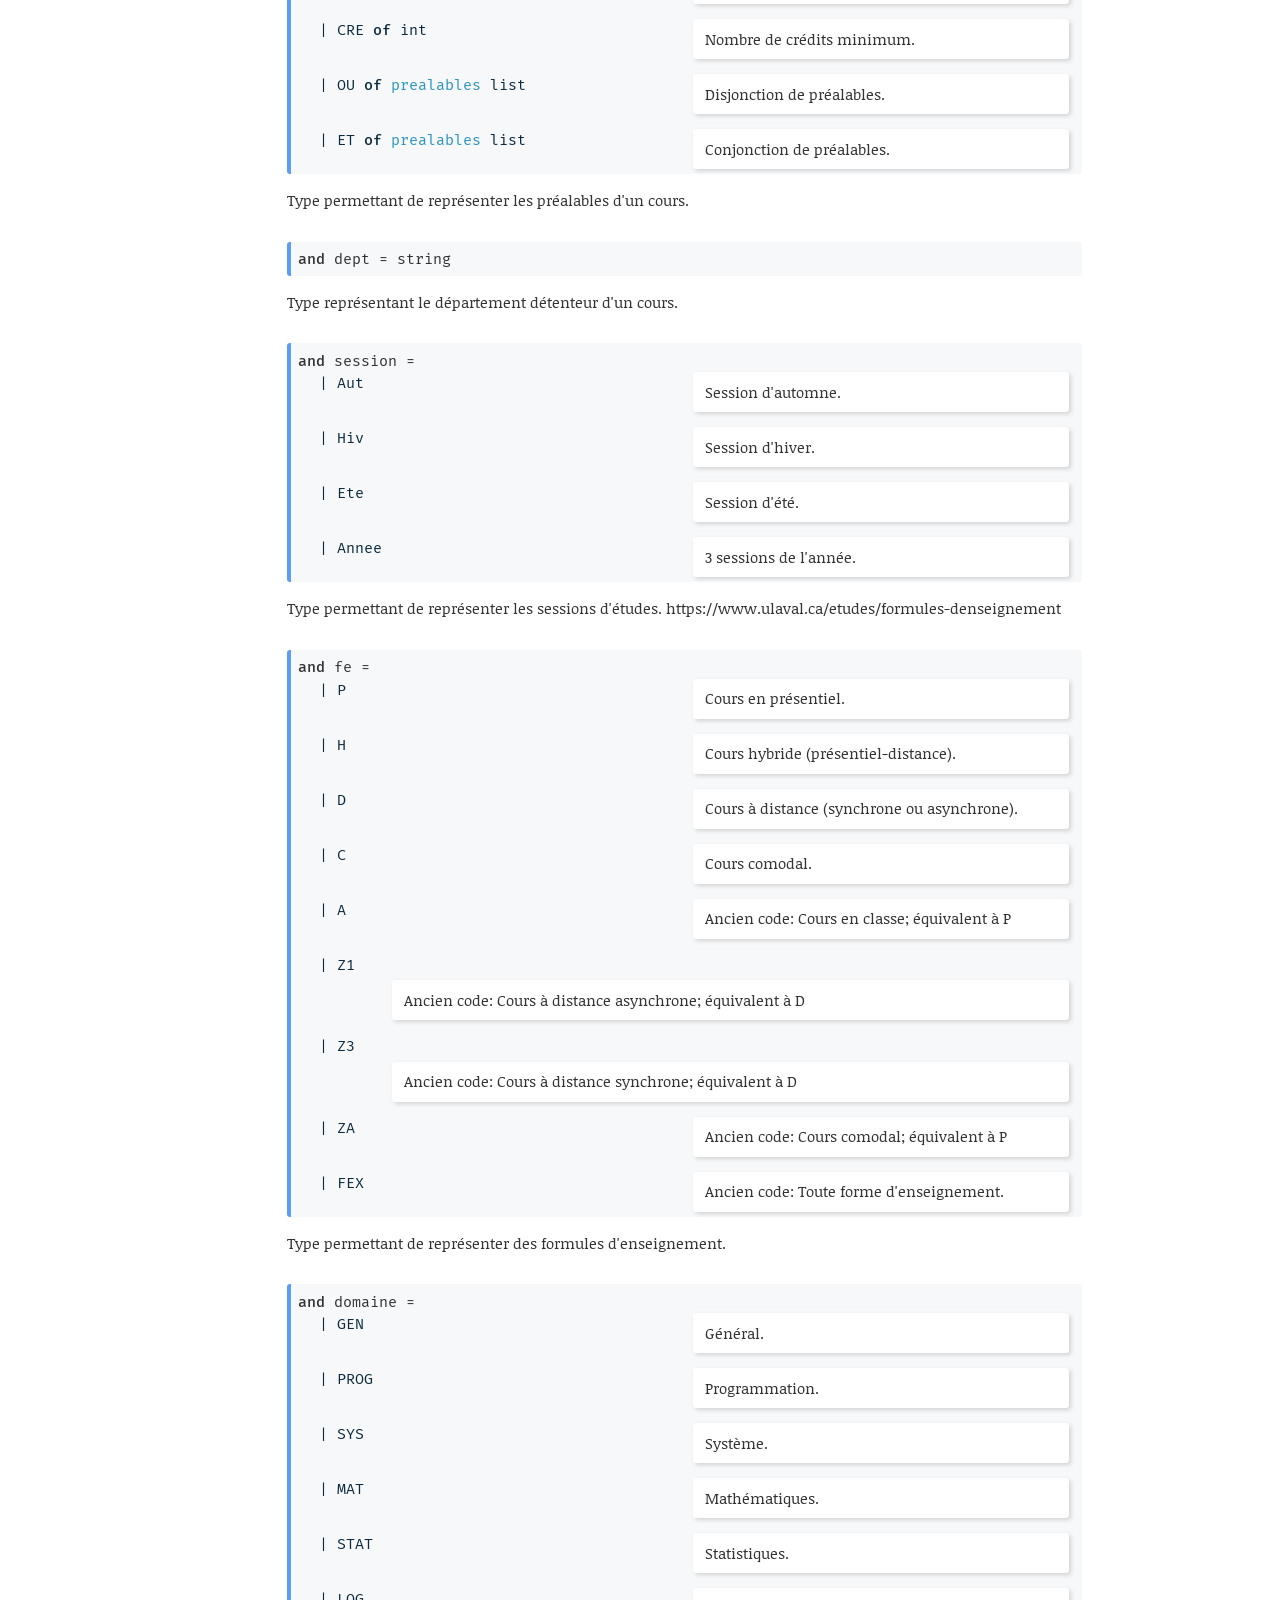
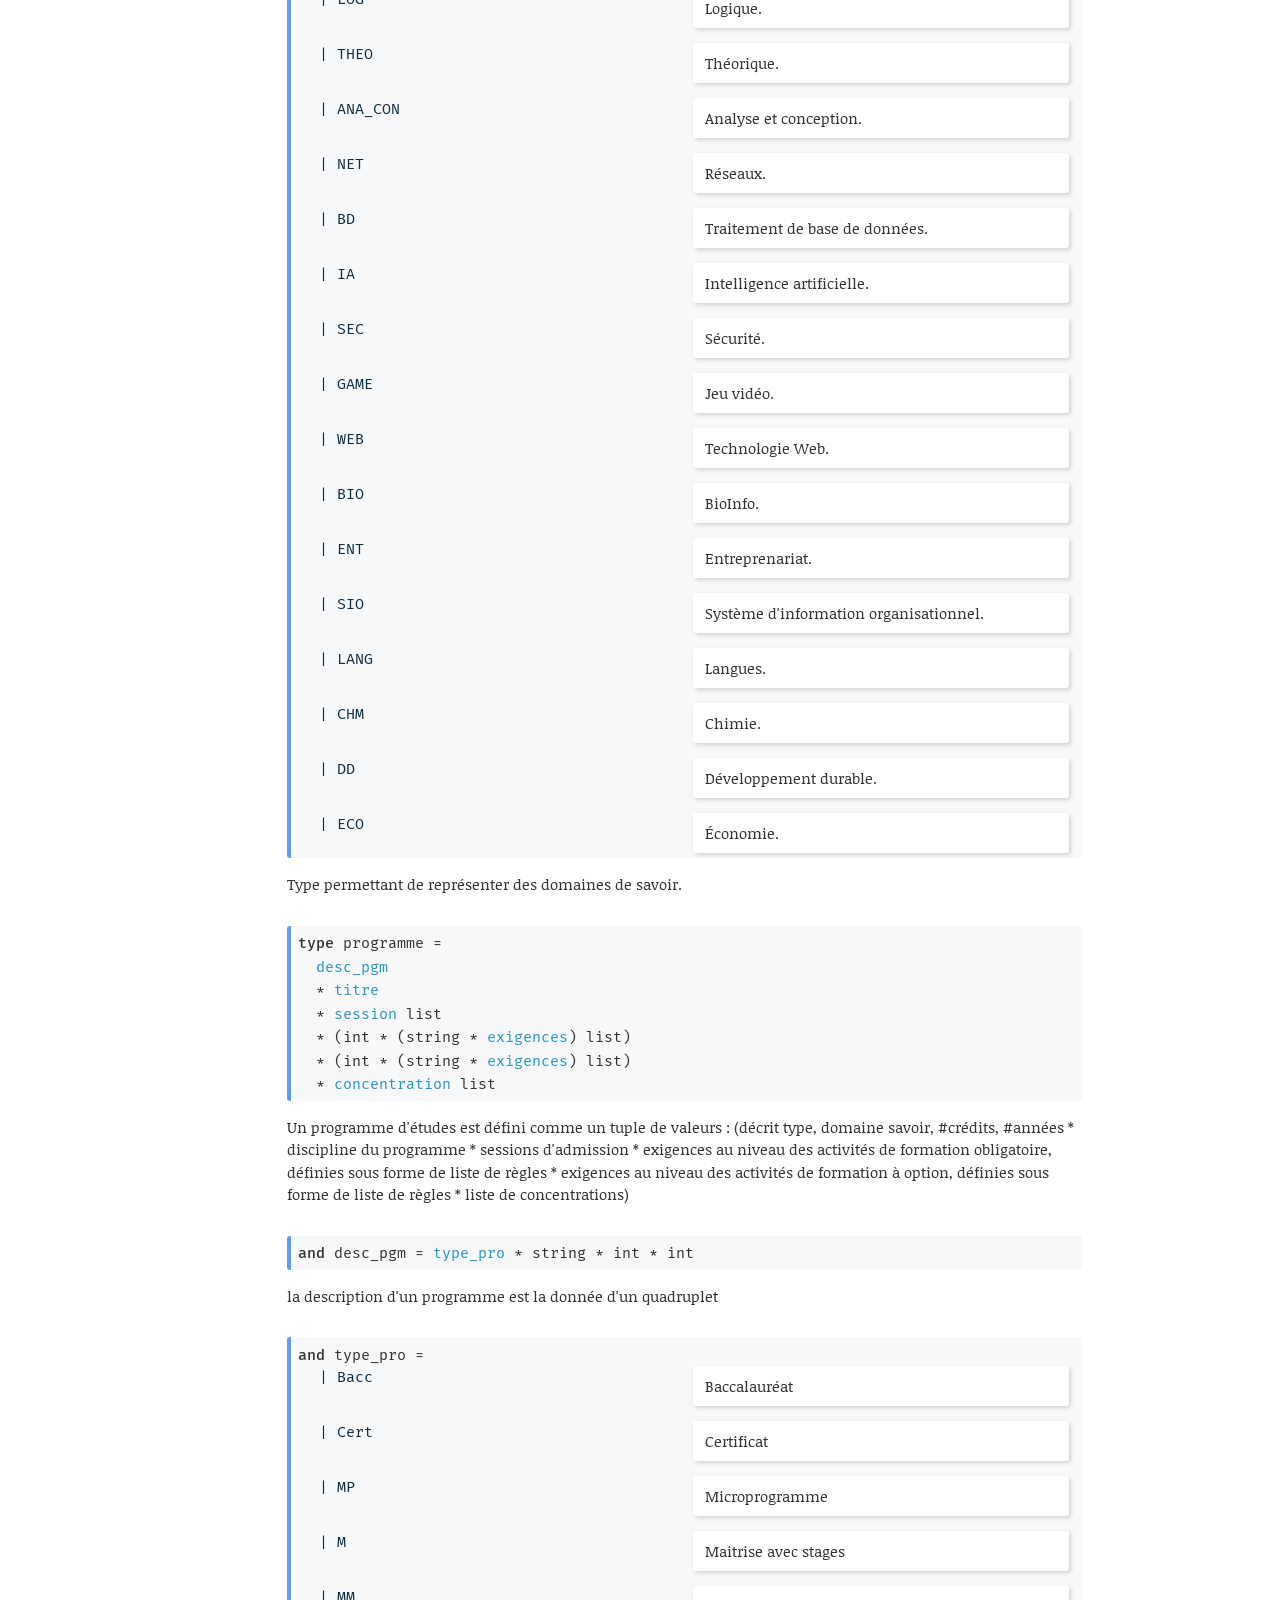
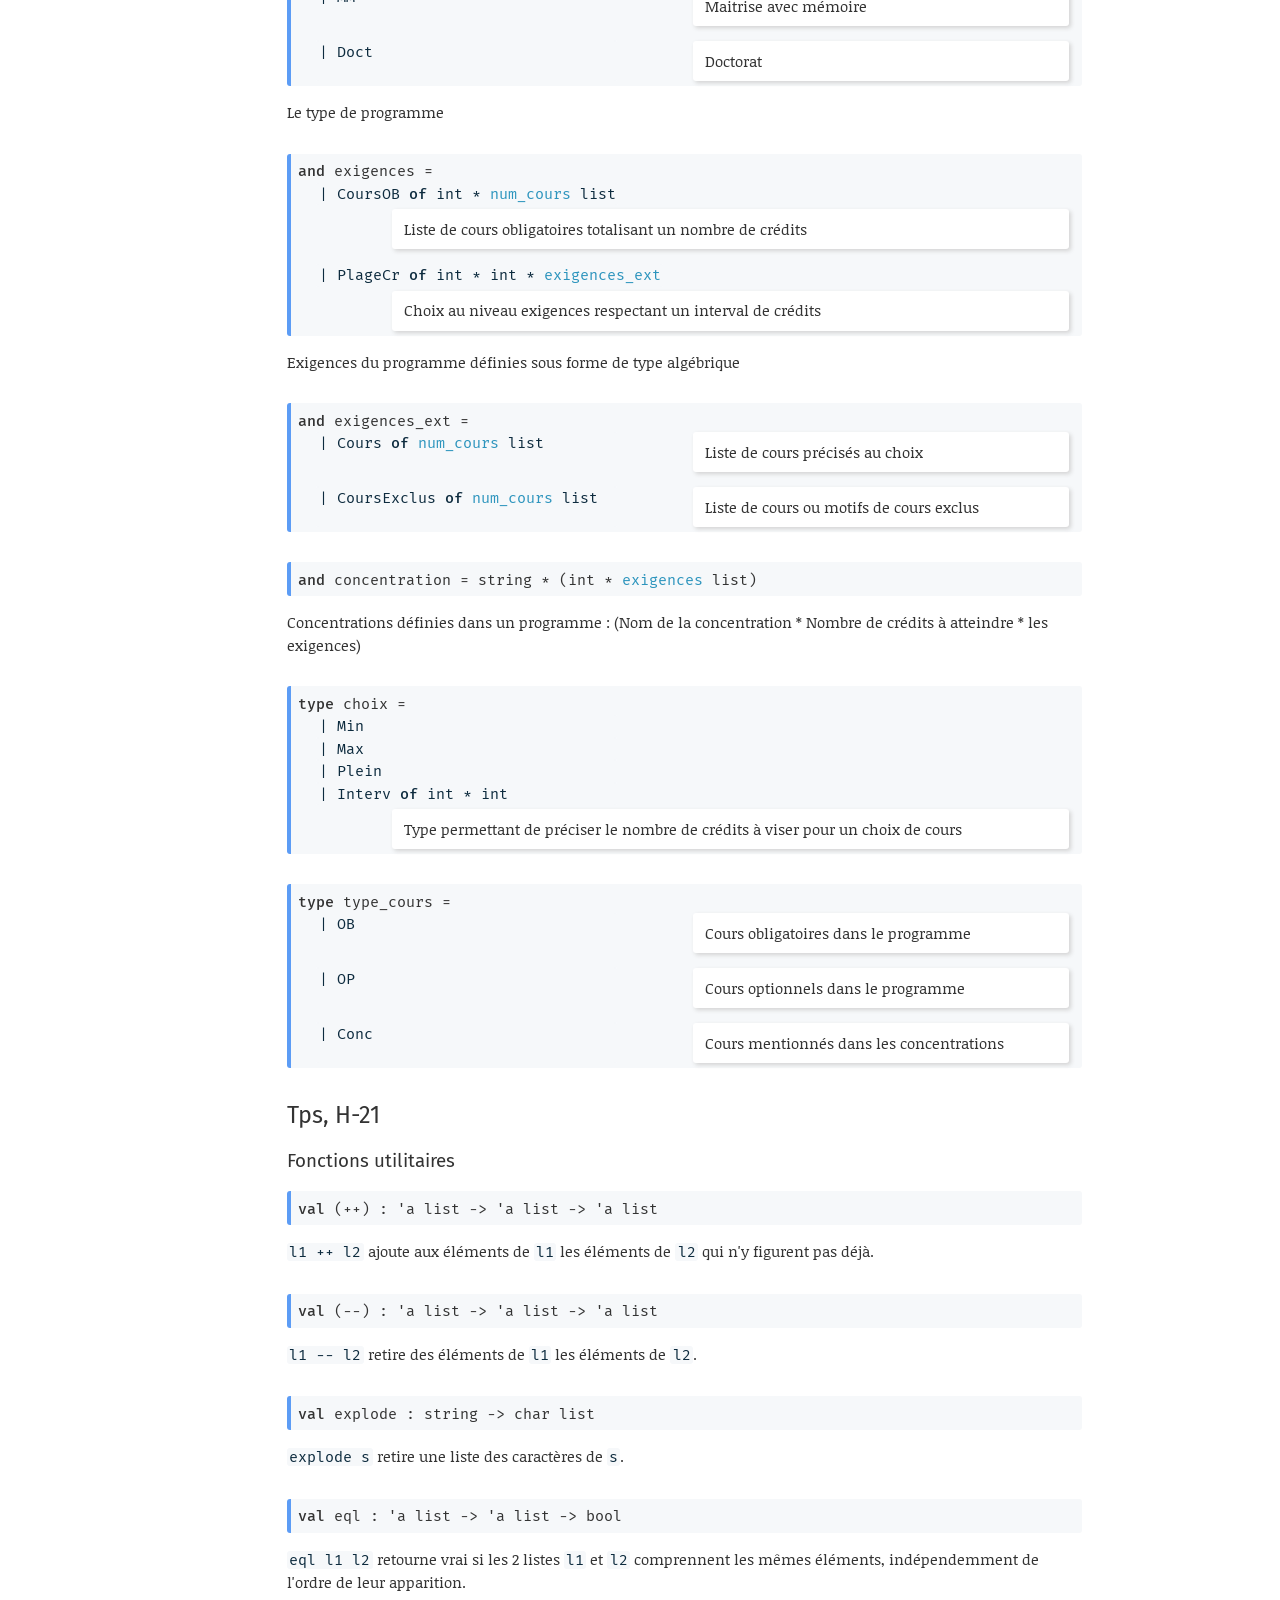
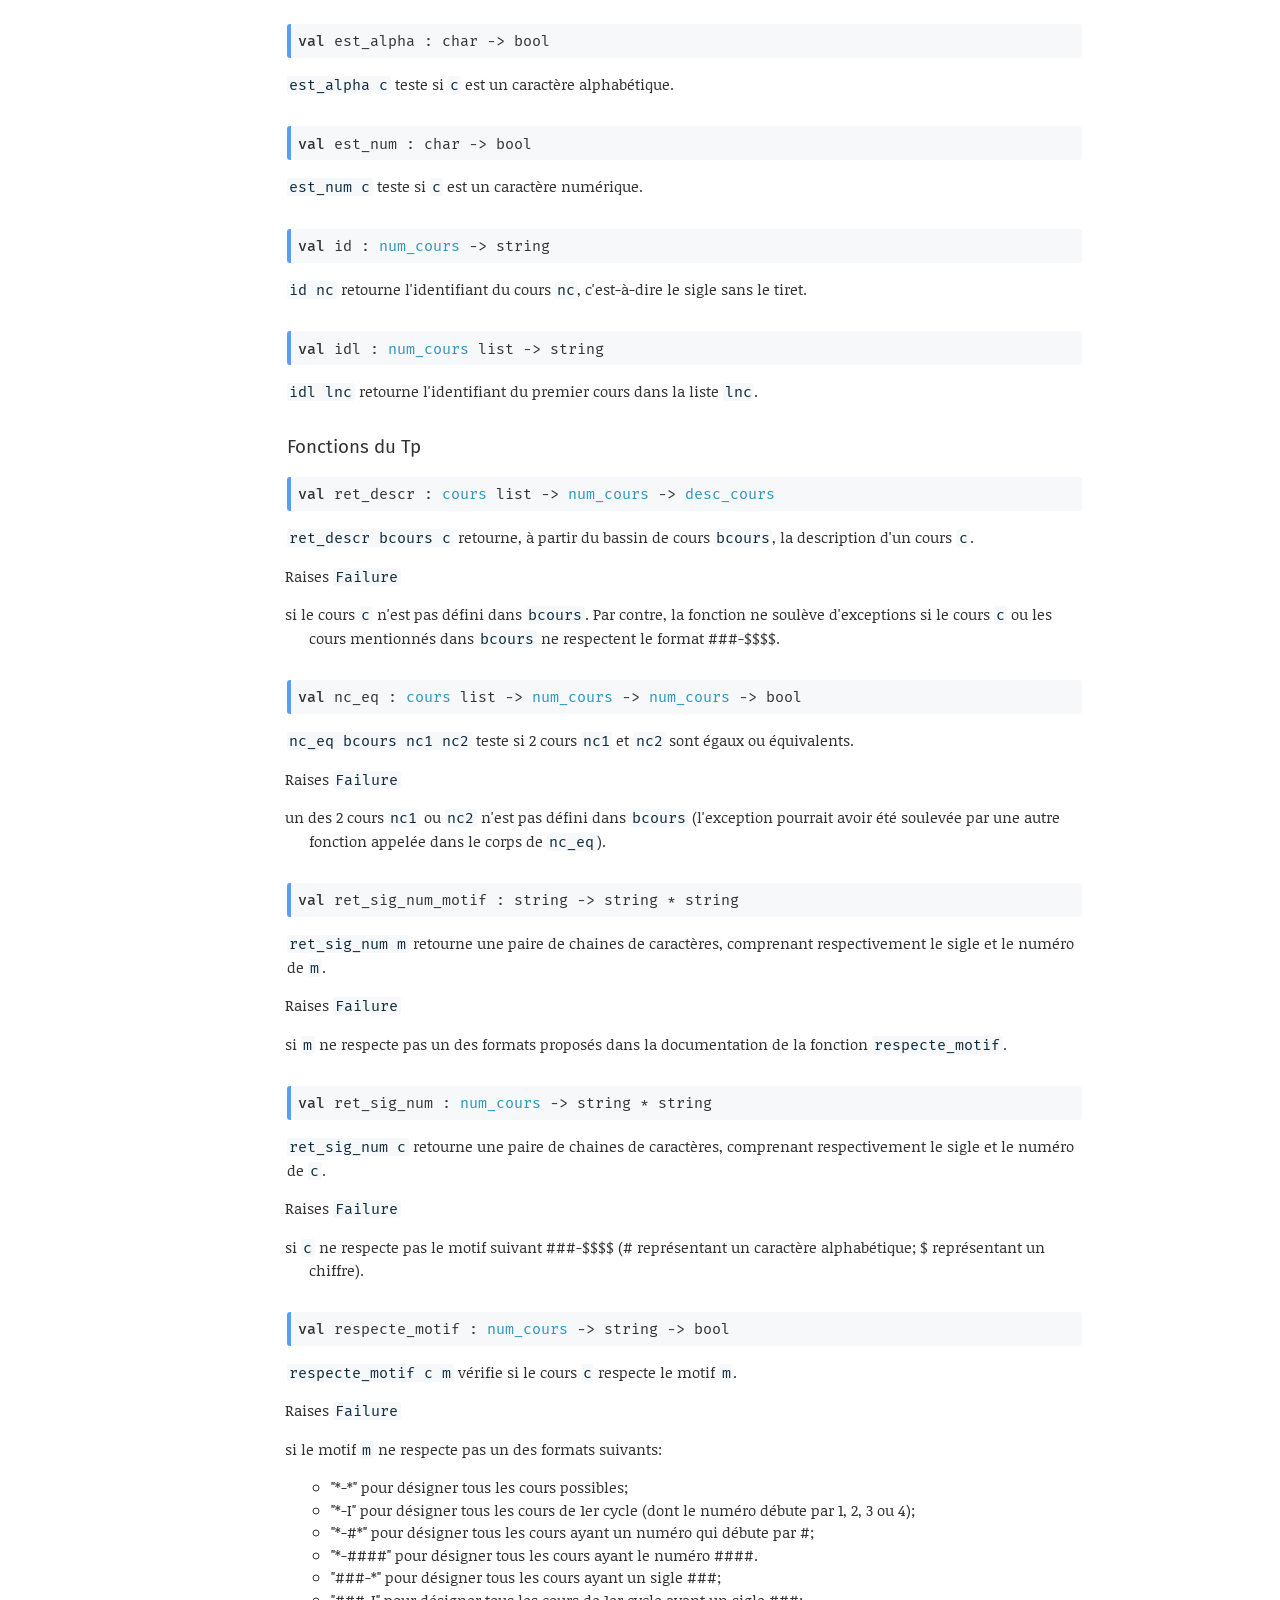
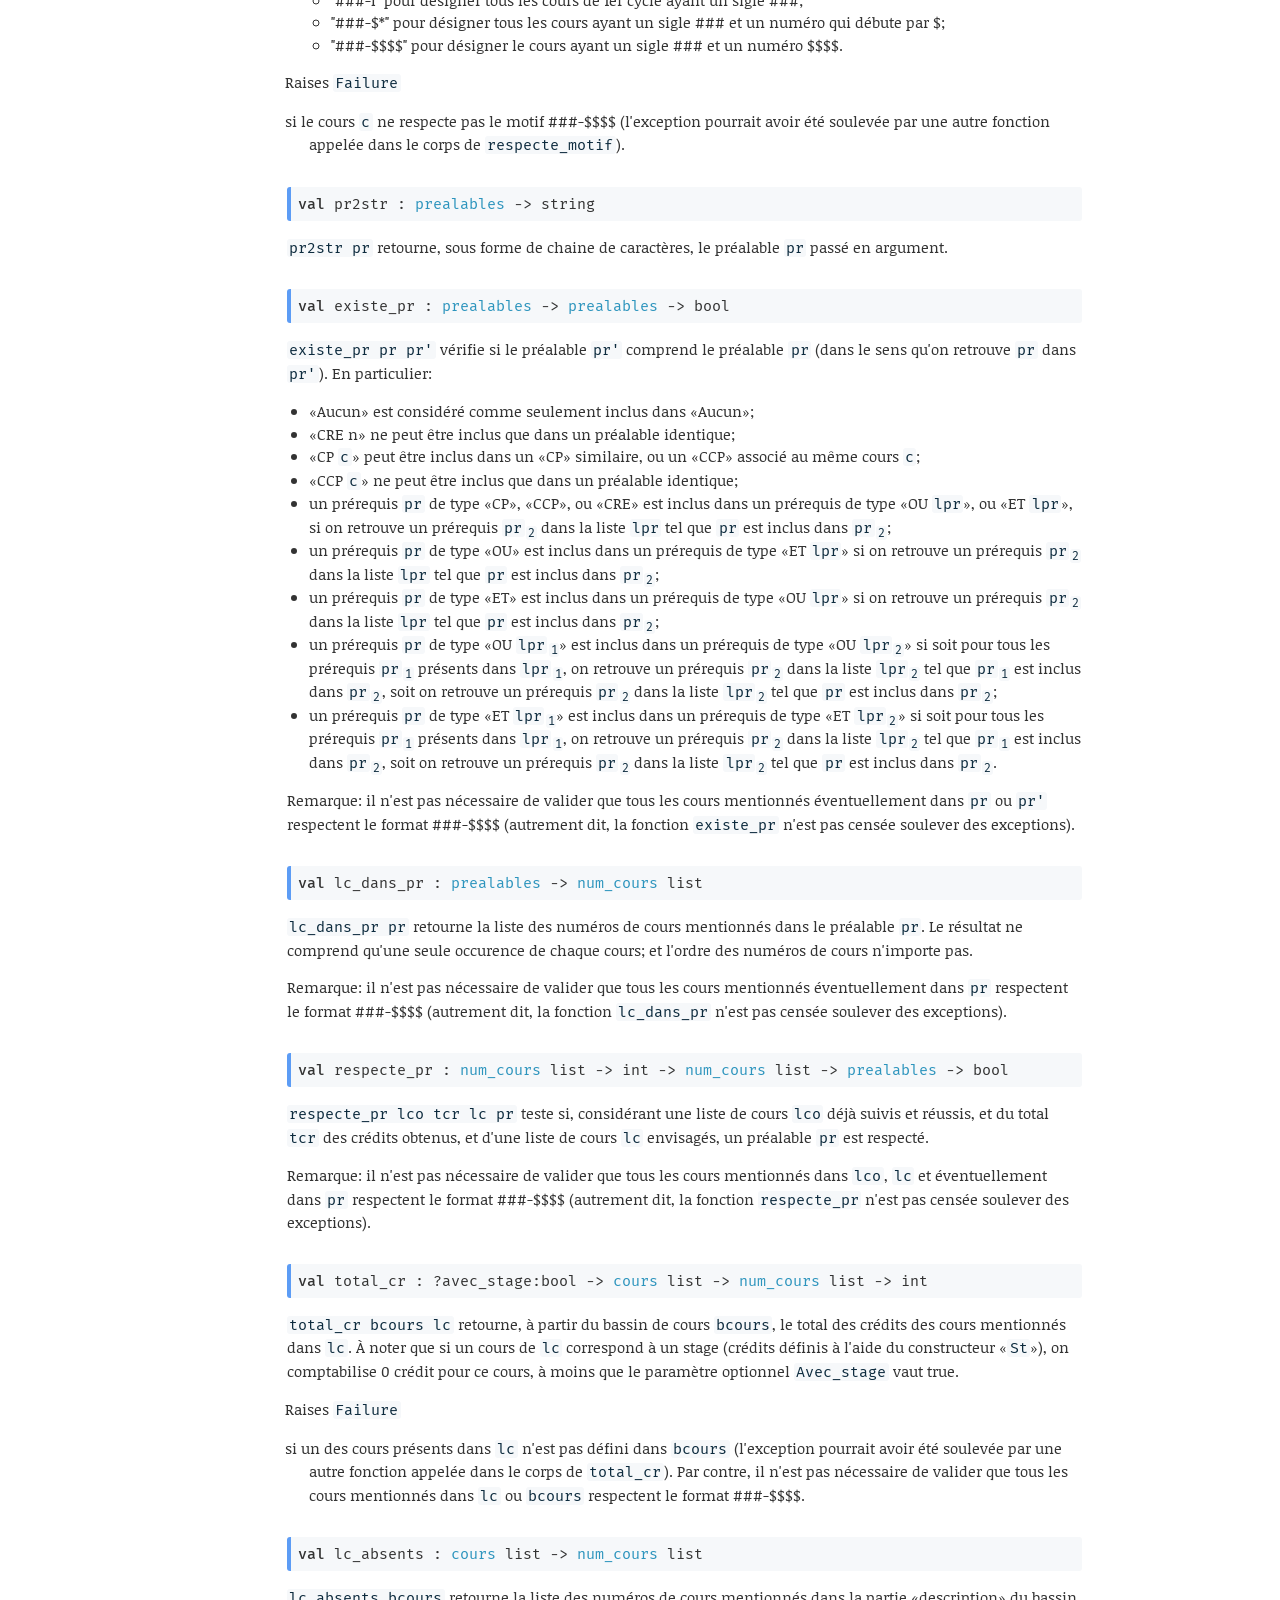
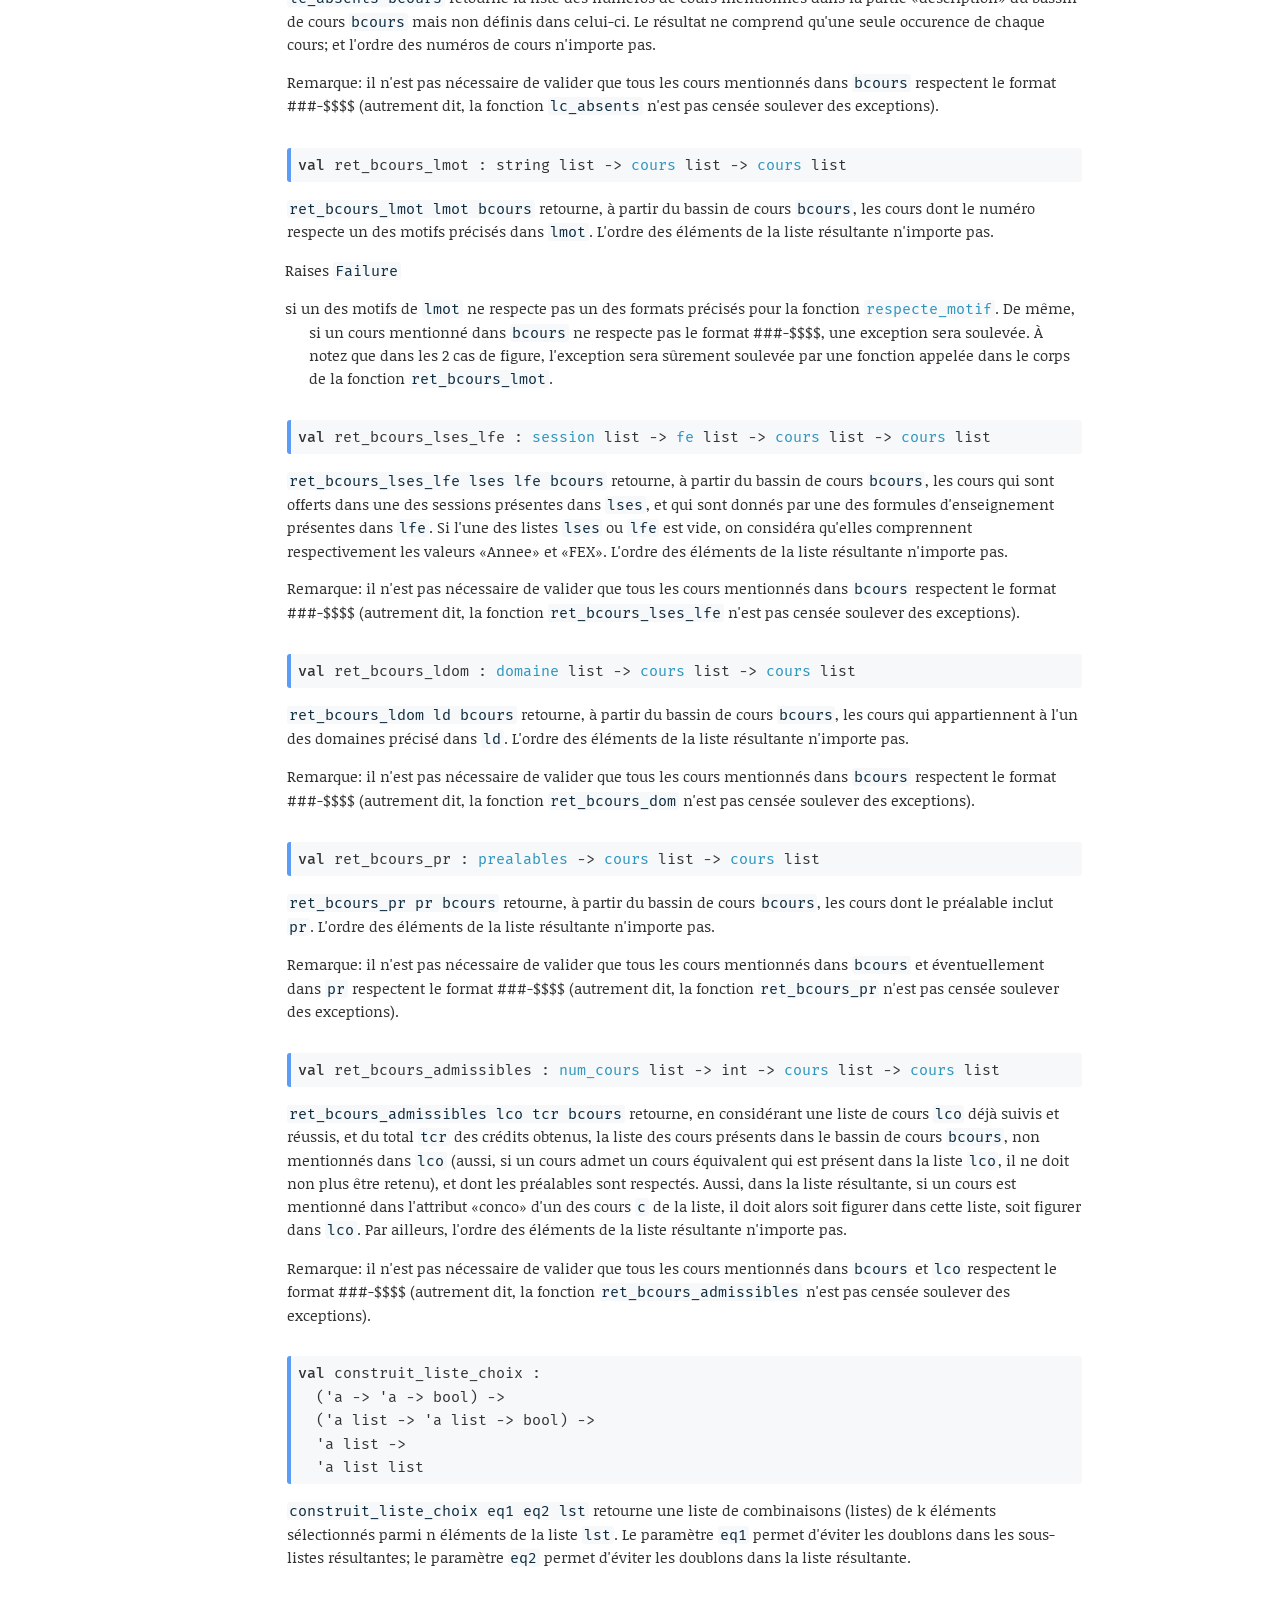
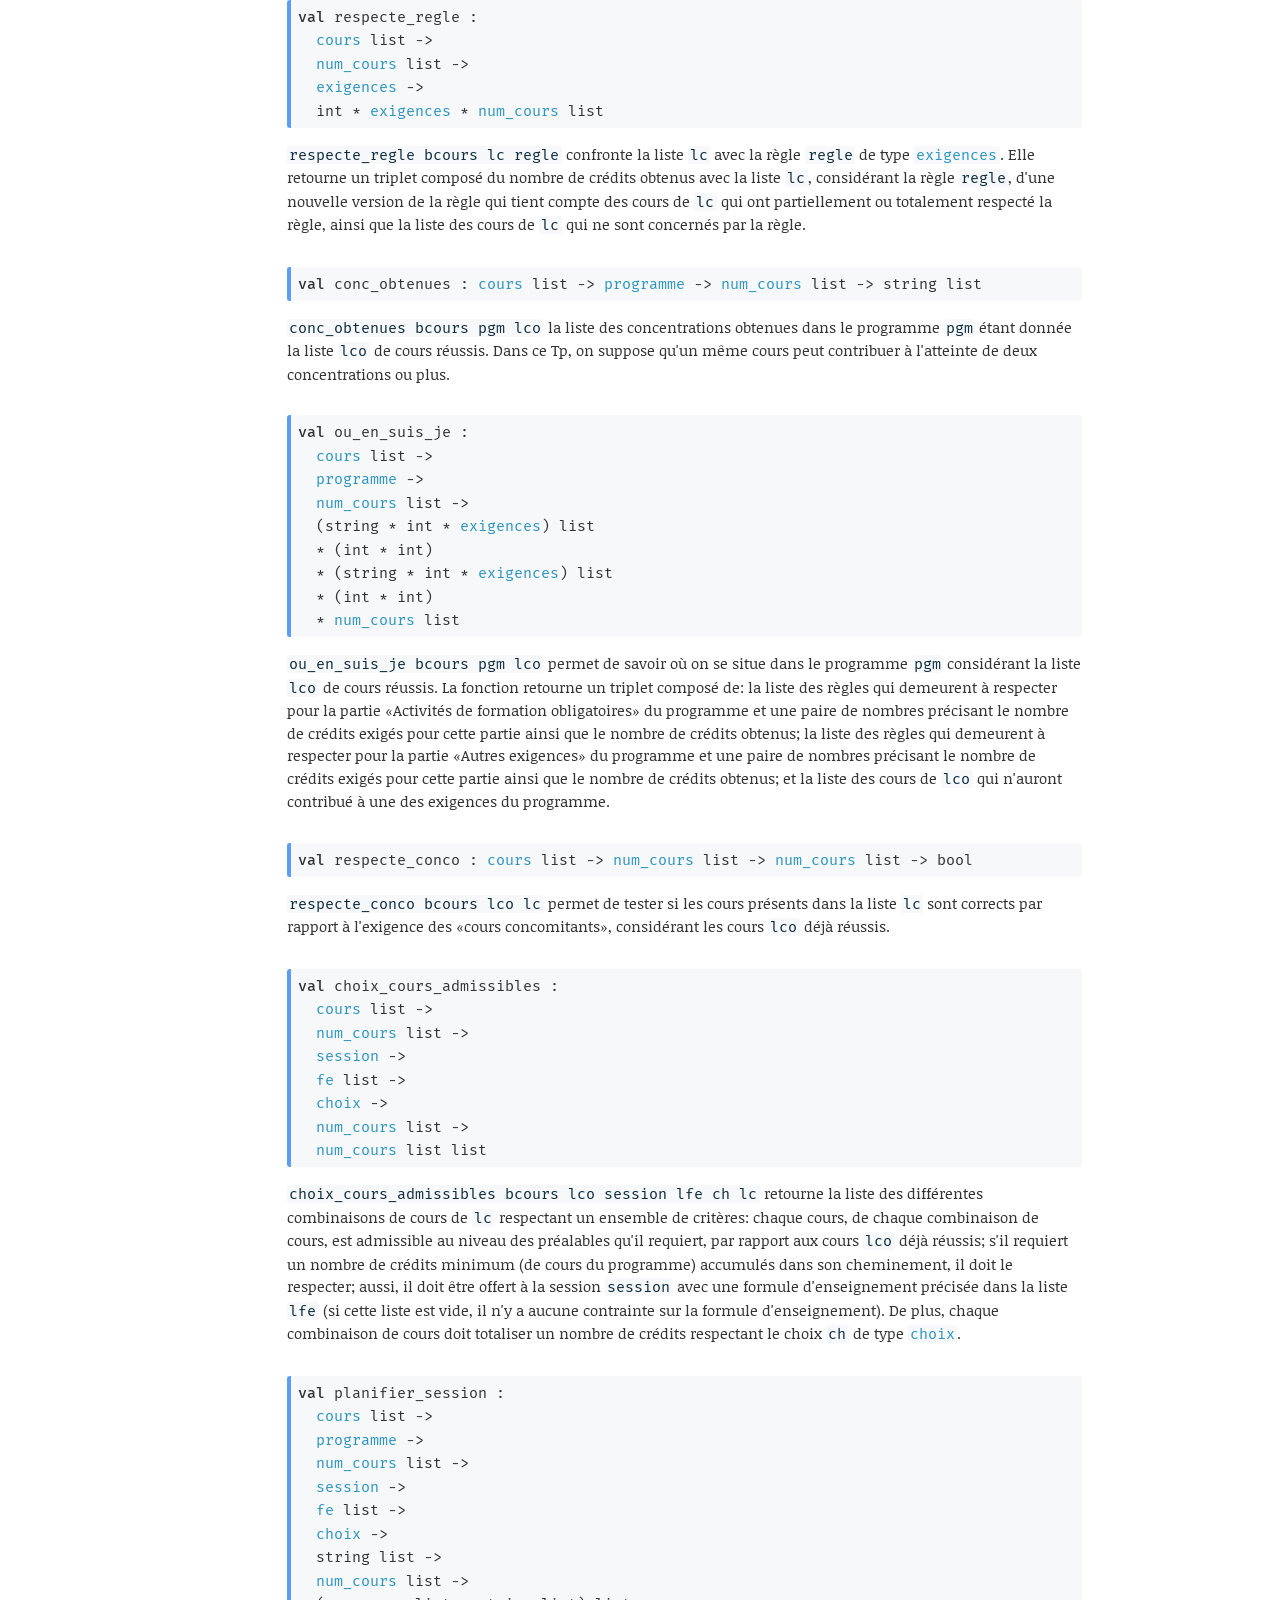
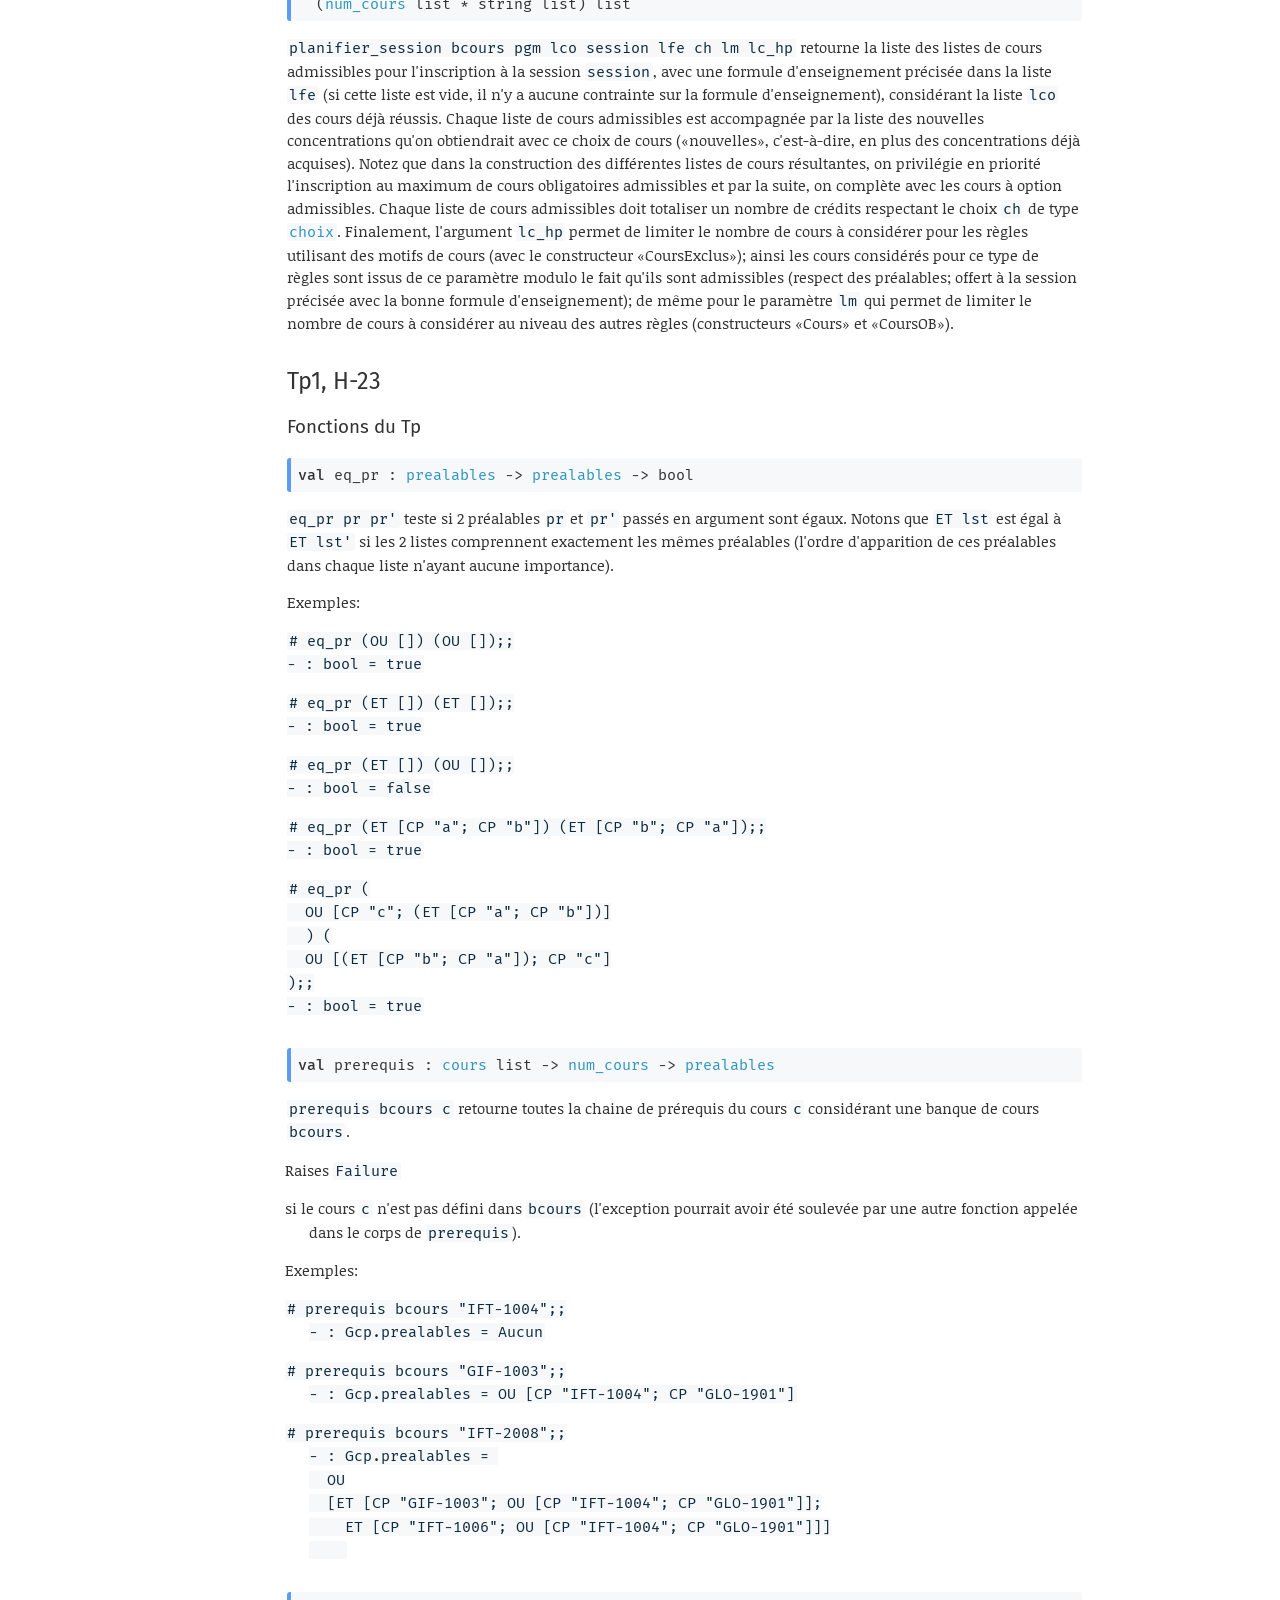
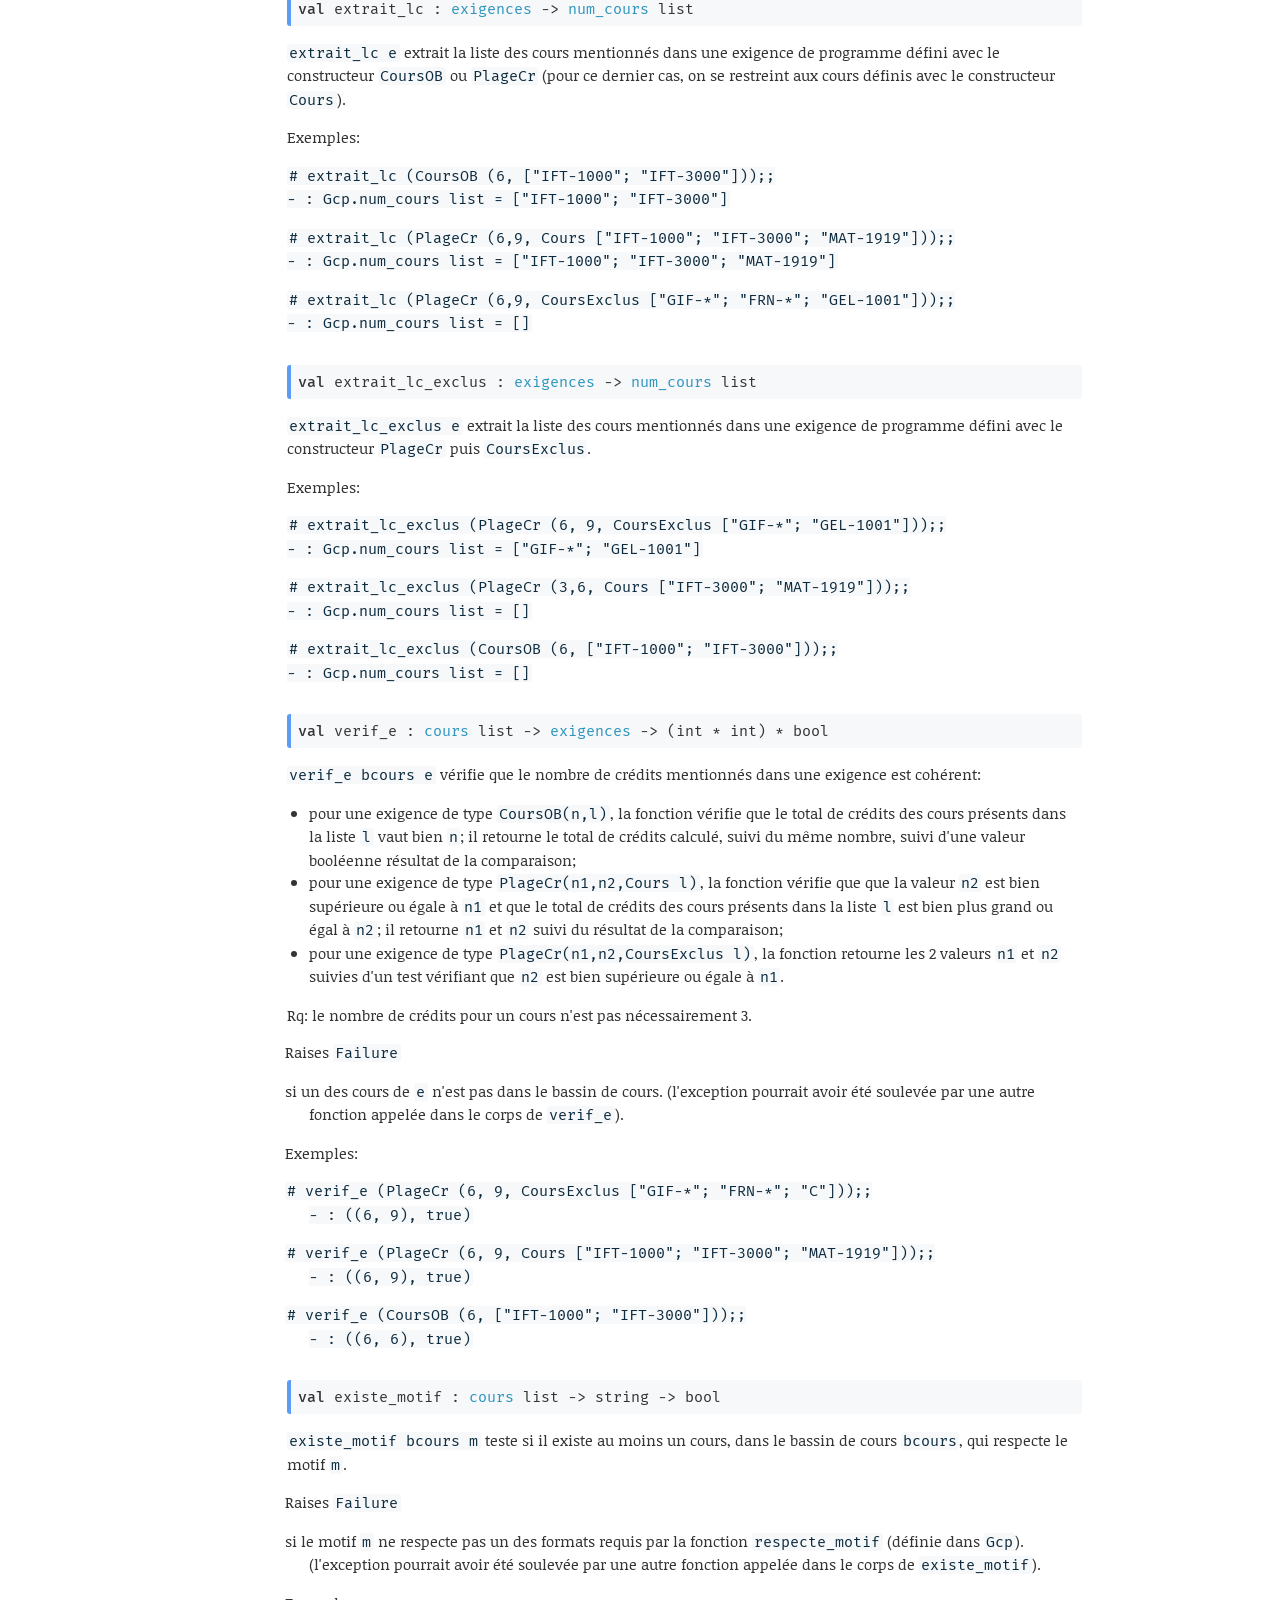
<file: tp2/docs/gcpLib/GcpLib/Gcp/index.html>
<!DOCTYPE html>
<html xmlns="http://www.w3.org/1999/xhtml"><head><title>Gcp (gcpLib.GcpLib.Gcp)</title><meta charset="utf-8"/><link rel="stylesheet" href="../../../odoc.support/odoc.css"/><meta name="generator" content="odoc 2.4.1"/><meta name="viewport" content="width=device-width,initial-scale=1.0"/><script src="../../../odoc.support/highlight.pack.js"></script><script>hljs.initHighlightingOnLoad();</script><script>let base_url = '../../../';
let search_urls = ['../../db.js','../../../sherlodoc.js'];
</script><script src="../../../odoc.support/odoc_search.js" defer="defer"></script></head><body class="odoc"><nav class="odoc-nav"><a href="../index.html">Up</a> – <a href="../../index.html">gcpLib</a> &#x00BB; <a href="../index.html">GcpLib</a> &#x00BB; Gcp</nav><div class="odoc-search"><div class="search-inner"><input class="search-bar" placeholder="🔎 Search..."/><div class="search-snake"></div><div class="search-result"></div></div></div><header class="odoc-preamble"><h1>Module <code><span>GcpLib.Gcp</span></code></h1><p>Gestion de cours et de programmes (IFT-3000).</p></header><nav class="odoc-toc"><ul><li><a href="#tps,-h-21">Tps, H-21</a><ul><li><a href="#fonctions-utilitaires">Fonctions utilitaires</a></li><li><a href="#fonctions-du-tp">Fonctions du Tp</a></li></ul></li><li><a href="#tp1,-h-23">Tp1, H-23</a><ul><li><a href="#fonctions-du-tp_2">Fonctions du Tp</a></li></ul></li><li><a href="#tps,-h-24">Tps, H-24</a><ul><li><a href="#interface-des-fonctions-exportées">Interface des fonctions exportées</a></li></ul></li></ul></nav><div class="odoc-content"><div class="odoc-spec"><div class="spec exception anchored" id="exception-Non_Implante"><a href="#exception-Non_Implante" class="anchor"></a><code><span><span class="keyword">exception</span> </span><span><span class="exception">Non_Implante</span> <span class="keyword">of</span> string</span></code></div><div class="spec-doc"><p>Exception utilisée par le correcteur automatique.</p></div></div><div class="odoc-spec"><div class="spec type anchored" id="type-cours"><a href="#type-cours" class="anchor"></a><code><span><span class="keyword">type</span> cours</span><span> = <a href="#type-num_cours">num_cours</a> * <a href="#type-desc_cours">desc_cours</a></span></code></div><div class="spec-doc"><p>Un cours associe une description à un numéro de cours.</p></div></div><div class="odoc-spec"><div class="spec type anchored" id="type-desc_cours"><a href="#type-desc_cours" class="anchor"></a><code><span><span class="keyword">and</span> desc_cours</span><span> = </span><span>{</span></code><ol><li id="type-desc_cours.titre" class="def record field anchored"><a href="#type-desc_cours.titre" class="anchor"></a><code><span>titre : <a href="#type-titre">titre</a>;</span></code><div class="def-doc"><span class="comment-delim">(*</span><p>Titre du cours.</p><span class="comment-delim">*)</span></div></li><li id="type-desc_cours.credit" class="def record field anchored"><a href="#type-desc_cours.credit" class="anchor"></a><code><span>credit : <a href="#type-credit">credit</a>;</span></code><div class="def-doc"><span class="comment-delim">(*</span><p>Nombre de crédits.</p><span class="comment-delim">*)</span></div></li><li id="type-desc_cours.conco" class="def record field anchored"><a href="#type-desc_cours.conco" class="anchor"></a><code><span>conco : <a href="#type-num_cours">num_cours</a>;</span></code><div class="def-doc"><span class="comment-delim">(*</span><p>Cours concomittant.</p><span class="comment-delim">*)</span></div></li><li id="type-desc_cours.pre" class="def record field anchored"><a href="#type-desc_cours.pre" class="anchor"></a><code><span>pre : <a href="#type-prealables">prealables</a>;</span></code><div class="def-doc"><span class="comment-delim">(*</span><p>Conditions préalables.</p><span class="comment-delim">*)</span></div></li><li id="type-desc_cours.dept" class="def record field anchored"><a href="#type-desc_cours.dept" class="anchor"></a><code><span>dept : <a href="#type-dept">dept</a>;</span></code><div class="def-doc"><span class="comment-delim">(*</span><p>Département détenteur de cours.</p><span class="comment-delim">*)</span></div></li><li id="type-desc_cours.multi" class="def record field anchored"><a href="#type-desc_cours.multi" class="anchor"></a><code><span>multi : <a href="#type-num_cours">num_cours</a>;</span></code><div class="def-doc"><span class="comment-delim">(*</span><p>Cours multicycle correspondant.</p><span class="comment-delim">*)</span></div></li><li id="type-desc_cours.equiv" class="def record field anchored"><a href="#type-desc_cours.equiv" class="anchor"></a><code><span>equiv : <a href="#type-num_cours">num_cours</a>;</span></code><div class="def-doc"><span class="comment-delim">(*</span><p>Cours qu'on considère équivalent.</p><span class="comment-delim">*)</span></div></li><li id="type-desc_cours.offre" class="def record field anchored"><a href="#type-desc_cours.offre" class="anchor"></a><code><span>offre : <span><span>(<a href="#type-session">session</a> * <a href="#type-fe">fe</a>)</span> list</span>;</span></code><div class="def-doc"><span class="comment-delim">(*</span><p>Session et formule d'enseignement.</p><span class="comment-delim">*)</span></div></li><li id="type-desc_cours.dom" class="def record field anchored"><a href="#type-desc_cours.dom" class="anchor"></a><code><span>dom : <span><a href="#type-domaine">domaine</a> list</span>;</span></code><div class="def-doc"><span class="comment-delim">(*</span><p>Domaine d'application du cours.</p><span class="comment-delim">*)</span></div></li></ol><code><span>}</span></code></div><div class="spec-doc"><p>Type permettent de définir les différents attributs d'un cours.</p></div></div><div class="odoc-spec"><div class="spec type anchored" id="type-num_cours"><a href="#type-num_cours" class="anchor"></a><code><span><span class="keyword">and</span> num_cours</span><span> = string</span></code></div><div class="spec-doc"><p>Un numéro de cours comprend normalement un sigle composé de 3 caractères et un nombre composé de 4 chiffres, tous les deux séparés par un tiret («-»).</p></div></div><div class="odoc-spec"><div class="spec type anchored" id="type-titre"><a href="#type-titre" class="anchor"></a><code><span><span class="keyword">and</span> titre</span><span> = string</span></code></div><div class="spec-doc"><p>Type permettant de définir le titre d'un cours.</p></div></div><div class="odoc-spec"><div class="spec type anchored" id="type-credit"><a href="#type-credit" class="anchor"></a><code><span><span class="keyword">and</span> credit</span><span> = </span></code><ol><li id="type-credit.Cr" class="def variant constructor anchored"><a href="#type-credit.Cr" class="anchor"></a><code><span>| </span><span><span class="constructor">Cr</span> <span class="keyword">of</span> int</span></code><div class="def-doc"><span class="comment-delim">(*</span><p>Nombre de crédits associé à un cours.</p><span class="comment-delim">*)</span></div></li><li id="type-credit.St" class="def variant constructor anchored"><a href="#type-credit.St" class="anchor"></a><code><span>| </span><span><span class="constructor">St</span> <span class="keyword">of</span> int</span></code><div class="def-doc"><span class="comment-delim">(*</span><p>Nombre de crédits associé à un stage.</p><span class="comment-delim">*)</span></div></li></ol></div><div class="spec-doc"><p>Un tel type représente soit un nombre de crédits pour un cours, soit un nombre de crédits associé à un stage.</p></div></div><div class="odoc-spec"><div class="spec type anchored" id="type-prealables"><a href="#type-prealables" class="anchor"></a><code><span><span class="keyword">and</span> prealables</span><span> = </span></code><ol><li id="type-prealables.Aucun" class="def variant constructor anchored"><a href="#type-prealables.Aucun" class="anchor"></a><code><span>| </span><span><span class="constructor">Aucun</span></span></code><div class="def-doc"><span class="comment-delim">(*</span><p>Pas de préalables.</p><span class="comment-delim">*)</span></div></li><li id="type-prealables.CP" class="def variant constructor anchored"><a href="#type-prealables.CP" class="anchor"></a><code><span>| </span><span><span class="constructor">CP</span> <span class="keyword">of</span> <a href="#type-num_cours">num_cours</a></span></code><div class="def-doc"><span class="comment-delim">(*</span><p>Cours préalable.</p><span class="comment-delim">*)</span></div></li><li id="type-prealables.CCP" class="def variant constructor anchored"><a href="#type-prealables.CCP" class="anchor"></a><code><span>| </span><span><span class="constructor">CCP</span> <span class="keyword">of</span> <a href="#type-num_cours">num_cours</a></span></code><div class="def-doc"><span class="comment-delim">(*</span><p>Cours concomittant ou préalable.</p><span class="comment-delim">*)</span></div></li><li id="type-prealables.CRE" class="def variant constructor anchored"><a href="#type-prealables.CRE" class="anchor"></a><code><span>| </span><span><span class="constructor">CRE</span> <span class="keyword">of</span> int</span></code><div class="def-doc"><span class="comment-delim">(*</span><p>Nombre de crédits minimum.</p><span class="comment-delim">*)</span></div></li><li id="type-prealables.OU" class="def variant constructor anchored"><a href="#type-prealables.OU" class="anchor"></a><code><span>| </span><span><span class="constructor">OU</span> <span class="keyword">of</span> <span><a href="#type-prealables">prealables</a> list</span></span></code><div class="def-doc"><span class="comment-delim">(*</span><p>Disjonction de préalables.</p><span class="comment-delim">*)</span></div></li><li id="type-prealables.ET" class="def variant constructor anchored"><a href="#type-prealables.ET" class="anchor"></a><code><span>| </span><span><span class="constructor">ET</span> <span class="keyword">of</span> <span><a href="#type-prealables">prealables</a> list</span></span></code><div class="def-doc"><span class="comment-delim">(*</span><p>Conjonction de préalables.</p><span class="comment-delim">*)</span></div></li></ol></div><div class="spec-doc"><p>Type permettant de représenter les préalables d'un cours.</p></div></div><div class="odoc-spec"><div class="spec type anchored" id="type-dept"><a href="#type-dept" class="anchor"></a><code><span><span class="keyword">and</span> dept</span><span> = string</span></code></div><div class="spec-doc"><p>Type représentant le département détenteur d'un cours.</p></div></div><div class="odoc-spec"><div class="spec type anchored" id="type-session"><a href="#type-session" class="anchor"></a><code><span><span class="keyword">and</span> session</span><span> = </span></code><ol><li id="type-session.Aut" class="def variant constructor anchored"><a href="#type-session.Aut" class="anchor"></a><code><span>| </span><span><span class="constructor">Aut</span></span></code><div class="def-doc"><span class="comment-delim">(*</span><p>Session d'automne.</p><span class="comment-delim">*)</span></div></li><li id="type-session.Hiv" class="def variant constructor anchored"><a href="#type-session.Hiv" class="anchor"></a><code><span>| </span><span><span class="constructor">Hiv</span></span></code><div class="def-doc"><span class="comment-delim">(*</span><p>Session d'hiver.</p><span class="comment-delim">*)</span></div></li><li id="type-session.Ete" class="def variant constructor anchored"><a href="#type-session.Ete" class="anchor"></a><code><span>| </span><span><span class="constructor">Ete</span></span></code><div class="def-doc"><span class="comment-delim">(*</span><p>Session d'été.</p><span class="comment-delim">*)</span></div></li><li id="type-session.Annee" class="def variant constructor anchored"><a href="#type-session.Annee" class="anchor"></a><code><span>| </span><span><span class="constructor">Annee</span></span></code><div class="def-doc"><span class="comment-delim">(*</span><p>3 sessions de l'année.</p><span class="comment-delim">*)</span></div></li></ol></div><div class="spec-doc"><p>Type permettant de représenter les sessions d'études. https://www.ulaval.ca/etudes/formules-denseignement</p></div></div><div class="odoc-spec"><div class="spec type anchored" id="type-fe"><a href="#type-fe" class="anchor"></a><code><span><span class="keyword">and</span> fe</span><span> = </span></code><ol><li id="type-fe.P" class="def variant constructor anchored"><a href="#type-fe.P" class="anchor"></a><code><span>| </span><span><span class="constructor">P</span></span></code><div class="def-doc"><span class="comment-delim">(*</span><p>Cours en présentiel.</p><span class="comment-delim">*)</span></div></li><li id="type-fe.H" class="def variant constructor anchored"><a href="#type-fe.H" class="anchor"></a><code><span>| </span><span><span class="constructor">H</span></span></code><div class="def-doc"><span class="comment-delim">(*</span><p>Cours hybride (présentiel-distance).</p><span class="comment-delim">*)</span></div></li><li id="type-fe.D" class="def variant constructor anchored"><a href="#type-fe.D" class="anchor"></a><code><span>| </span><span><span class="constructor">D</span></span></code><div class="def-doc"><span class="comment-delim">(*</span><p>Cours à distance (synchrone ou asynchrone).</p><span class="comment-delim">*)</span></div></li><li id="type-fe.C" class="def variant constructor anchored"><a href="#type-fe.C" class="anchor"></a><code><span>| </span><span><span class="constructor">C</span></span></code><div class="def-doc"><span class="comment-delim">(*</span><p>Cours comodal.</p><span class="comment-delim">*)</span></div></li><li id="type-fe.A" class="def variant constructor anchored"><a href="#type-fe.A" class="anchor"></a><code><span>| </span><span><span class="constructor">A</span></span></code><div class="def-doc"><span class="comment-delim">(*</span><p>Ancien code: Cours en classe; équivalent à P</p><span class="comment-delim">*)</span></div></li><li id="type-fe.Z1" class="def variant constructor anchored"><a href="#type-fe.Z1" class="anchor"></a><code><span>| </span><span><span class="constructor">Z1</span></span></code><div class="def-doc"><span class="comment-delim">(*</span><p>Ancien code: Cours à distance asynchrone; équivalent à D</p><span class="comment-delim">*)</span></div></li><li id="type-fe.Z3" class="def variant constructor anchored"><a href="#type-fe.Z3" class="anchor"></a><code><span>| </span><span><span class="constructor">Z3</span></span></code><div class="def-doc"><span class="comment-delim">(*</span><p>Ancien code: Cours à distance synchrone; équivalent à D</p><span class="comment-delim">*)</span></div></li><li id="type-fe.ZA" class="def variant constructor anchored"><a href="#type-fe.ZA" class="anchor"></a><code><span>| </span><span><span class="constructor">ZA</span></span></code><div class="def-doc"><span class="comment-delim">(*</span><p>Ancien code: Cours comodal; équivalent à P</p><span class="comment-delim">*)</span></div></li><li id="type-fe.FEX" class="def variant constructor anchored"><a href="#type-fe.FEX" class="anchor"></a><code><span>| </span><span><span class="constructor">FEX</span></span></code><div class="def-doc"><span class="comment-delim">(*</span><p>Ancien code: Toute forme d'enseignement.</p><span class="comment-delim">*)</span></div></li></ol></div><div class="spec-doc"><p>Type permettant de représenter des formules d'enseignement.</p></div></div><div class="odoc-spec"><div class="spec type anchored" id="type-domaine"><a href="#type-domaine" class="anchor"></a><code><span><span class="keyword">and</span> domaine</span><span> = </span></code><ol><li id="type-domaine.GEN" class="def variant constructor anchored"><a href="#type-domaine.GEN" class="anchor"></a><code><span>| </span><span><span class="constructor">GEN</span></span></code><div class="def-doc"><span class="comment-delim">(*</span><p>Général.</p><span class="comment-delim">*)</span></div></li><li id="type-domaine.PROG" class="def variant constructor anchored"><a href="#type-domaine.PROG" class="anchor"></a><code><span>| </span><span><span class="constructor">PROG</span></span></code><div class="def-doc"><span class="comment-delim">(*</span><p>Programmation.</p><span class="comment-delim">*)</span></div></li><li id="type-domaine.SYS" class="def variant constructor anchored"><a href="#type-domaine.SYS" class="anchor"></a><code><span>| </span><span><span class="constructor">SYS</span></span></code><div class="def-doc"><span class="comment-delim">(*</span><p>Système.</p><span class="comment-delim">*)</span></div></li><li id="type-domaine.MAT" class="def variant constructor anchored"><a href="#type-domaine.MAT" class="anchor"></a><code><span>| </span><span><span class="constructor">MAT</span></span></code><div class="def-doc"><span class="comment-delim">(*</span><p>Mathématiques.</p><span class="comment-delim">*)</span></div></li><li id="type-domaine.STAT" class="def variant constructor anchored"><a href="#type-domaine.STAT" class="anchor"></a><code><span>| </span><span><span class="constructor">STAT</span></span></code><div class="def-doc"><span class="comment-delim">(*</span><p>Statistiques.</p><span class="comment-delim">*)</span></div></li><li id="type-domaine.LOG" class="def variant constructor anchored"><a href="#type-domaine.LOG" class="anchor"></a><code><span>| </span><span><span class="constructor">LOG</span></span></code><div class="def-doc"><span class="comment-delim">(*</span><p>Logique.</p><span class="comment-delim">*)</span></div></li><li id="type-domaine.THEO" class="def variant constructor anchored"><a href="#type-domaine.THEO" class="anchor"></a><code><span>| </span><span><span class="constructor">THEO</span></span></code><div class="def-doc"><span class="comment-delim">(*</span><p>Théorique.</p><span class="comment-delim">*)</span></div></li><li id="type-domaine.ANA_CON" class="def variant constructor anchored"><a href="#type-domaine.ANA_CON" class="anchor"></a><code><span>| </span><span><span class="constructor">ANA_CON</span></span></code><div class="def-doc"><span class="comment-delim">(*</span><p>Analyse et conception.</p><span class="comment-delim">*)</span></div></li><li id="type-domaine.NET" class="def variant constructor anchored"><a href="#type-domaine.NET" class="anchor"></a><code><span>| </span><span><span class="constructor">NET</span></span></code><div class="def-doc"><span class="comment-delim">(*</span><p>Réseaux.</p><span class="comment-delim">*)</span></div></li><li id="type-domaine.BD" class="def variant constructor anchored"><a href="#type-domaine.BD" class="anchor"></a><code><span>| </span><span><span class="constructor">BD</span></span></code><div class="def-doc"><span class="comment-delim">(*</span><p>Traitement de base de données.</p><span class="comment-delim">*)</span></div></li><li id="type-domaine.IA" class="def variant constructor anchored"><a href="#type-domaine.IA" class="anchor"></a><code><span>| </span><span><span class="constructor">IA</span></span></code><div class="def-doc"><span class="comment-delim">(*</span><p>Intelligence artificielle.</p><span class="comment-delim">*)</span></div></li><li id="type-domaine.SEC" class="def variant constructor anchored"><a href="#type-domaine.SEC" class="anchor"></a><code><span>| </span><span><span class="constructor">SEC</span></span></code><div class="def-doc"><span class="comment-delim">(*</span><p>Sécurité.</p><span class="comment-delim">*)</span></div></li><li id="type-domaine.GAME" class="def variant constructor anchored"><a href="#type-domaine.GAME" class="anchor"></a><code><span>| </span><span><span class="constructor">GAME</span></span></code><div class="def-doc"><span class="comment-delim">(*</span><p>Jeu vidéo.</p><span class="comment-delim">*)</span></div></li><li id="type-domaine.WEB" class="def variant constructor anchored"><a href="#type-domaine.WEB" class="anchor"></a><code><span>| </span><span><span class="constructor">WEB</span></span></code><div class="def-doc"><span class="comment-delim">(*</span><p>Technologie Web.</p><span class="comment-delim">*)</span></div></li><li id="type-domaine.BIO" class="def variant constructor anchored"><a href="#type-domaine.BIO" class="anchor"></a><code><span>| </span><span><span class="constructor">BIO</span></span></code><div class="def-doc"><span class="comment-delim">(*</span><p>BioInfo.</p><span class="comment-delim">*)</span></div></li><li id="type-domaine.ENT" class="def variant constructor anchored"><a href="#type-domaine.ENT" class="anchor"></a><code><span>| </span><span><span class="constructor">ENT</span></span></code><div class="def-doc"><span class="comment-delim">(*</span><p>Entreprenariat.</p><span class="comment-delim">*)</span></div></li><li id="type-domaine.SIO" class="def variant constructor anchored"><a href="#type-domaine.SIO" class="anchor"></a><code><span>| </span><span><span class="constructor">SIO</span></span></code><div class="def-doc"><span class="comment-delim">(*</span><p>Système d'information organisationnel.</p><span class="comment-delim">*)</span></div></li><li id="type-domaine.LANG" class="def variant constructor anchored"><a href="#type-domaine.LANG" class="anchor"></a><code><span>| </span><span><span class="constructor">LANG</span></span></code><div class="def-doc"><span class="comment-delim">(*</span><p>Langues.</p><span class="comment-delim">*)</span></div></li><li id="type-domaine.CHM" class="def variant constructor anchored"><a href="#type-domaine.CHM" class="anchor"></a><code><span>| </span><span><span class="constructor">CHM</span></span></code><div class="def-doc"><span class="comment-delim">(*</span><p>Chimie.</p><span class="comment-delim">*)</span></div></li><li id="type-domaine.DD" class="def variant constructor anchored"><a href="#type-domaine.DD" class="anchor"></a><code><span>| </span><span><span class="constructor">DD</span></span></code><div class="def-doc"><span class="comment-delim">(*</span><p>Développement durable.</p><span class="comment-delim">*)</span></div></li><li id="type-domaine.ECO" class="def variant constructor anchored"><a href="#type-domaine.ECO" class="anchor"></a><code><span>| </span><span><span class="constructor">ECO</span></span></code><div class="def-doc"><span class="comment-delim">(*</span><p>Économie.</p><span class="comment-delim">*)</span></div></li></ol></div><div class="spec-doc"><p>Type permettant de représenter des domaines de savoir.</p></div></div><div class="odoc-spec"><div class="spec type anchored" id="type-programme"><a href="#type-programme" class="anchor"></a><code><span><span class="keyword">type</span> programme</span><span> =
  <a href="#type-desc_pgm">desc_pgm</a>
  * <a href="#type-titre">titre</a>
  * <span><a href="#type-session">session</a> list</span>
  * <span>(int * <span><span>(string * <a href="#type-exigences">exigences</a>)</span> list</span>)</span>
  * <span>(int * <span><span>(string * <a href="#type-exigences">exigences</a>)</span> list</span>)</span>
  * <span><a href="#type-concentration">concentration</a> list</span></span></code></div><div class="spec-doc"><p>Un programme d'études est défini comme un tuple de valeurs : (décrit type, domaine savoir, #crédits, #années * discipline du programme * sessions d'admission * exigences au niveau des activités de formation obligatoire, définies sous forme de liste de règles * exigences au niveau des activités de formation à option, définies sous forme de liste de règles * liste de concentrations)</p></div></div><div class="odoc-spec"><div class="spec type anchored" id="type-desc_pgm"><a href="#type-desc_pgm" class="anchor"></a><code><span><span class="keyword">and</span> desc_pgm</span><span> = <a href="#type-type_pro">type_pro</a> * string * int * int</span></code></div><div class="spec-doc"><p>la description d'un programme est la donnée d'un quadruplet</p></div></div><div class="odoc-spec"><div class="spec type anchored" id="type-type_pro"><a href="#type-type_pro" class="anchor"></a><code><span><span class="keyword">and</span> type_pro</span><span> = </span></code><ol><li id="type-type_pro.Bacc" class="def variant constructor anchored"><a href="#type-type_pro.Bacc" class="anchor"></a><code><span>| </span><span><span class="constructor">Bacc</span></span></code><div class="def-doc"><span class="comment-delim">(*</span><p>Baccalauréat</p><span class="comment-delim">*)</span></div></li><li id="type-type_pro.Cert" class="def variant constructor anchored"><a href="#type-type_pro.Cert" class="anchor"></a><code><span>| </span><span><span class="constructor">Cert</span></span></code><div class="def-doc"><span class="comment-delim">(*</span><p>Certificat</p><span class="comment-delim">*)</span></div></li><li id="type-type_pro.MP" class="def variant constructor anchored"><a href="#type-type_pro.MP" class="anchor"></a><code><span>| </span><span><span class="constructor">MP</span></span></code><div class="def-doc"><span class="comment-delim">(*</span><p>Microprogramme</p><span class="comment-delim">*)</span></div></li><li id="type-type_pro.M" class="def variant constructor anchored"><a href="#type-type_pro.M" class="anchor"></a><code><span>| </span><span><span class="constructor">M</span></span></code><div class="def-doc"><span class="comment-delim">(*</span><p>Maitrise avec stages</p><span class="comment-delim">*)</span></div></li><li id="type-type_pro.MM" class="def variant constructor anchored"><a href="#type-type_pro.MM" class="anchor"></a><code><span>| </span><span><span class="constructor">MM</span></span></code><div class="def-doc"><span class="comment-delim">(*</span><p>Maitrise avec mémoire</p><span class="comment-delim">*)</span></div></li><li id="type-type_pro.Doct" class="def variant constructor anchored"><a href="#type-type_pro.Doct" class="anchor"></a><code><span>| </span><span><span class="constructor">Doct</span></span></code><div class="def-doc"><span class="comment-delim">(*</span><p>Doctorat</p><span class="comment-delim">*)</span></div></li></ol></div><div class="spec-doc"><p>Le type de programme</p></div></div><div class="odoc-spec"><div class="spec type anchored" id="type-exigences"><a href="#type-exigences" class="anchor"></a><code><span><span class="keyword">and</span> exigences</span><span> = </span></code><ol><li id="type-exigences.CoursOB" class="def variant constructor anchored"><a href="#type-exigences.CoursOB" class="anchor"></a><code><span>| </span><span><span class="constructor">CoursOB</span> <span class="keyword">of</span> int * <span><a href="#type-num_cours">num_cours</a> list</span></span></code><div class="def-doc"><span class="comment-delim">(*</span><p>Liste de cours obligatoires totalisant un nombre de crédits</p><span class="comment-delim">*)</span></div></li><li id="type-exigences.PlageCr" class="def variant constructor anchored"><a href="#type-exigences.PlageCr" class="anchor"></a><code><span>| </span><span><span class="constructor">PlageCr</span> <span class="keyword">of</span> int * int * <a href="#type-exigences_ext">exigences_ext</a></span></code><div class="def-doc"><span class="comment-delim">(*</span><p>Choix au niveau exigences respectant un interval de crédits</p><span class="comment-delim">*)</span></div></li></ol></div><div class="spec-doc"><p>Exigences du programme définies sous forme de type algébrique</p></div></div><div class="odoc-spec"><div class="spec type anchored" id="type-exigences_ext"><a href="#type-exigences_ext" class="anchor"></a><code><span><span class="keyword">and</span> exigences_ext</span><span> = </span></code><ol><li id="type-exigences_ext.Cours" class="def variant constructor anchored"><a href="#type-exigences_ext.Cours" class="anchor"></a><code><span>| </span><span><span class="constructor">Cours</span> <span class="keyword">of</span> <span><a href="#type-num_cours">num_cours</a> list</span></span></code><div class="def-doc"><span class="comment-delim">(*</span><p>Liste de cours précisés au choix</p><span class="comment-delim">*)</span></div></li><li id="type-exigences_ext.CoursExclus" class="def variant constructor anchored"><a href="#type-exigences_ext.CoursExclus" class="anchor"></a><code><span>| </span><span><span class="constructor">CoursExclus</span> <span class="keyword">of</span> <span><a href="#type-num_cours">num_cours</a> list</span></span></code><div class="def-doc"><span class="comment-delim">(*</span><p>Liste de cours ou motifs de cours exclus</p><span class="comment-delim">*)</span></div></li></ol></div></div><div class="odoc-spec"><div class="spec type anchored" id="type-concentration"><a href="#type-concentration" class="anchor"></a><code><span><span class="keyword">and</span> concentration</span><span> = string * <span>(int * <span><a href="#type-exigences">exigences</a> list</span>)</span></span></code></div><div class="spec-doc"><p>Concentrations définies dans un programme : (Nom de la concentration * Nombre de crédits à atteindre * les exigences)</p></div></div><div class="odoc-spec"><div class="spec type anchored" id="type-choix"><a href="#type-choix" class="anchor"></a><code><span><span class="keyword">type</span> choix</span><span> = </span></code><ol><li id="type-choix.Min" class="def variant constructor anchored"><a href="#type-choix.Min" class="anchor"></a><code><span>| </span><span><span class="constructor">Min</span></span></code></li><li id="type-choix.Max" class="def variant constructor anchored"><a href="#type-choix.Max" class="anchor"></a><code><span>| </span><span><span class="constructor">Max</span></span></code></li><li id="type-choix.Plein" class="def variant constructor anchored"><a href="#type-choix.Plein" class="anchor"></a><code><span>| </span><span><span class="constructor">Plein</span></span></code></li><li id="type-choix.Interv" class="def variant constructor anchored"><a href="#type-choix.Interv" class="anchor"></a><code><span>| </span><span><span class="constructor">Interv</span> <span class="keyword">of</span> int * int</span></code><div class="def-doc"><span class="comment-delim">(*</span><p>Type permettant de préciser le nombre de crédits à viser pour un choix de cours</p><span class="comment-delim">*)</span></div></li></ol></div></div><div class="odoc-spec"><div class="spec type anchored" id="type-type_cours"><a href="#type-type_cours" class="anchor"></a><code><span><span class="keyword">type</span> type_cours</span><span> = </span></code><ol><li id="type-type_cours.OB" class="def variant constructor anchored"><a href="#type-type_cours.OB" class="anchor"></a><code><span>| </span><span><span class="constructor">OB</span></span></code><div class="def-doc"><span class="comment-delim">(*</span><p>Cours obligatoires dans le programme</p><span class="comment-delim">*)</span></div></li><li id="type-type_cours.OP" class="def variant constructor anchored"><a href="#type-type_cours.OP" class="anchor"></a><code><span>| </span><span><span class="constructor">OP</span></span></code><div class="def-doc"><span class="comment-delim">(*</span><p>Cours optionnels dans le programme</p><span class="comment-delim">*)</span></div></li><li id="type-type_cours.Conc" class="def variant constructor anchored"><a href="#type-type_cours.Conc" class="anchor"></a><code><span>| </span><span><span class="constructor">Conc</span></span></code><div class="def-doc"><span class="comment-delim">(*</span><p>Cours mentionnés dans les concentrations</p><span class="comment-delim">*)</span></div></li></ol></div></div><h2 id="tps,-h-21"><a href="#tps,-h-21" class="anchor"></a>Tps, H-21</h2><h3 id="fonctions-utilitaires"><a href="#fonctions-utilitaires" class="anchor"></a>Fonctions utilitaires</h3><div class="odoc-spec"><div class="spec value anchored" id="val-(++)"><a href="#val-(++)" class="anchor"></a><code><span><span class="keyword">val</span> (++) : <span><span><span class="type-var">'a</span> list</span> <span class="arrow">&#45;&gt;</span></span> <span><span><span class="type-var">'a</span> list</span> <span class="arrow">&#45;&gt;</span></span> <span><span class="type-var">'a</span> list</span></span></code></div><div class="spec-doc"><p><code>l1 ++ l2</code> ajoute aux éléments de <code>l1</code> les éléments de <code>l2</code> qui n'y figurent pas déjà.</p></div></div><div class="odoc-spec"><div class="spec value anchored" id="val-(--)"><a href="#val-(--)" class="anchor"></a><code><span><span class="keyword">val</span> (--) : <span><span><span class="type-var">'a</span> list</span> <span class="arrow">&#45;&gt;</span></span> <span><span><span class="type-var">'a</span> list</span> <span class="arrow">&#45;&gt;</span></span> <span><span class="type-var">'a</span> list</span></span></code></div><div class="spec-doc"><p><code>l1 -- l2</code> retire des éléments de <code>l1</code> les éléments de <code>l2</code>.</p></div></div><div class="odoc-spec"><div class="spec value anchored" id="val-explode"><a href="#val-explode" class="anchor"></a><code><span><span class="keyword">val</span> explode : <span>string <span class="arrow">&#45;&gt;</span></span> <span>char list</span></span></code></div><div class="spec-doc"><p><code>explode s</code> retire une liste des caractères de <code>s</code>.</p></div></div><div class="odoc-spec"><div class="spec value anchored" id="val-eql"><a href="#val-eql" class="anchor"></a><code><span><span class="keyword">val</span> eql : <span><span><span class="type-var">'a</span> list</span> <span class="arrow">&#45;&gt;</span></span> <span><span><span class="type-var">'a</span> list</span> <span class="arrow">&#45;&gt;</span></span> bool</span></code></div><div class="spec-doc"><p><code>eql l1 l2</code> retourne vrai si les 2 listes <code>l1</code> et <code>l2</code> comprennent les mêmes éléments, indépendemment de l'ordre de leur apparition.</p></div></div><div class="odoc-spec"><div class="spec value anchored" id="val-est_alpha"><a href="#val-est_alpha" class="anchor"></a><code><span><span class="keyword">val</span> est_alpha : <span>char <span class="arrow">&#45;&gt;</span></span> bool</span></code></div><div class="spec-doc"><p><code>est_alpha c</code> teste si <code>c</code> est un caractère alphabétique.</p></div></div><div class="odoc-spec"><div class="spec value anchored" id="val-est_num"><a href="#val-est_num" class="anchor"></a><code><span><span class="keyword">val</span> est_num : <span>char <span class="arrow">&#45;&gt;</span></span> bool</span></code></div><div class="spec-doc"><p><code>est_num c</code> teste si <code>c</code> est un caractère numérique.</p></div></div><div class="odoc-spec"><div class="spec value anchored" id="val-id"><a href="#val-id" class="anchor"></a><code><span><span class="keyword">val</span> id : <span><a href="#type-num_cours">num_cours</a> <span class="arrow">&#45;&gt;</span></span> string</span></code></div><div class="spec-doc"><p><code>id nc</code> retourne l'identifiant du cours <code>nc</code>, c'est-à-dire le sigle sans le tiret.</p></div></div><div class="odoc-spec"><div class="spec value anchored" id="val-idl"><a href="#val-idl" class="anchor"></a><code><span><span class="keyword">val</span> idl : <span><span><a href="#type-num_cours">num_cours</a> list</span> <span class="arrow">&#45;&gt;</span></span> string</span></code></div><div class="spec-doc"><p><code>idl lnc</code> retourne l'identifiant du premier cours dans la liste <code>lnc</code>.</p></div></div><h3 id="fonctions-du-tp"><a href="#fonctions-du-tp" class="anchor"></a>Fonctions du Tp</h3><div class="odoc-spec"><div class="spec value anchored" id="val-ret_descr"><a href="#val-ret_descr" class="anchor"></a><code><span><span class="keyword">val</span> ret_descr : <span><span><a href="#type-cours">cours</a> list</span> <span class="arrow">&#45;&gt;</span></span> <span><a href="#type-num_cours">num_cours</a> <span class="arrow">&#45;&gt;</span></span> <a href="#type-desc_cours">desc_cours</a></span></code></div><div class="spec-doc"><p><code>ret_descr bcours c</code> retourne, à partir du bassin de cours <code>bcours</code>, la description d'un cours <code>c</code>.</p><ul class="at-tags"><li class="raises"><span class="at-tag">raises</span> <code>Failure</code> <p>si le cours <code>c</code> n'est pas défini dans <code>bcours</code>. Par contre, la fonction ne soulève d'exceptions si le cours <code>c</code> ou les cours mentionnés dans <code>bcours</code> ne respectent le format ###-$$$$.</p></li></ul></div></div><div class="odoc-spec"><div class="spec value anchored" id="val-nc_eq"><a href="#val-nc_eq" class="anchor"></a><code><span><span class="keyword">val</span> nc_eq : <span><span><a href="#type-cours">cours</a> list</span> <span class="arrow">&#45;&gt;</span></span> <span><a href="#type-num_cours">num_cours</a> <span class="arrow">&#45;&gt;</span></span> <span><a href="#type-num_cours">num_cours</a> <span class="arrow">&#45;&gt;</span></span> bool</span></code></div><div class="spec-doc"><p><code>nc_eq bcours nc1 nc2</code> teste si 2 cours <code>nc1</code> et <code>nc2</code> sont égaux ou équivalents.</p><ul class="at-tags"><li class="raises"><span class="at-tag">raises</span> <code>Failure</code> <p>un des 2 cours <code>nc1</code> ou <code>nc2</code> n'est pas défini dans <code>bcours</code> (l'exception pourrait avoir été soulevée par une autre fonction appelée dans le corps de <code>nc_eq</code>).</p></li></ul></div></div><div class="odoc-spec"><div class="spec value anchored" id="val-ret_sig_num_motif"><a href="#val-ret_sig_num_motif" class="anchor"></a><code><span><span class="keyword">val</span> ret_sig_num_motif : <span>string <span class="arrow">&#45;&gt;</span></span> string * string</span></code></div><div class="spec-doc"><p><code>ret_sig_num m</code> retourne une paire de chaines de caractères, comprenant respectivement le sigle et le numéro de <code>m</code>.</p><ul class="at-tags"><li class="raises"><span class="at-tag">raises</span> <code>Failure</code> <p>si <code>m</code> ne respecte pas un des formats proposés dans la documentation de la fonction <code>respecte_motif</code>.</p></li></ul></div></div><div class="odoc-spec"><div class="spec value anchored" id="val-ret_sig_num"><a href="#val-ret_sig_num" class="anchor"></a><code><span><span class="keyword">val</span> ret_sig_num : <span><a href="#type-num_cours">num_cours</a> <span class="arrow">&#45;&gt;</span></span> string * string</span></code></div><div class="spec-doc"><p><code>ret_sig_num c</code> retourne une paire de chaines de caractères, comprenant respectivement le sigle et le numéro de <code>c</code>.</p><ul class="at-tags"><li class="raises"><span class="at-tag">raises</span> <code>Failure</code> <p>si <code>c</code> ne respecte pas le motif suivant ###-$$$$ (# représentant un caractère alphabétique; $ représentant un chiffre).</p></li></ul></div></div><div class="odoc-spec"><div class="spec value anchored" id="val-respecte_motif"><a href="#val-respecte_motif" class="anchor"></a><code><span><span class="keyword">val</span> respecte_motif : <span><a href="#type-num_cours">num_cours</a> <span class="arrow">&#45;&gt;</span></span> <span>string <span class="arrow">&#45;&gt;</span></span> bool</span></code></div><div class="spec-doc"><p><code>respecte_motif c m</code> vérifie si le cours <code>c</code> respecte le motif <code>m</code>.</p><ul class="at-tags"><li class="raises"><span class="at-tag">raises</span> <code>Failure</code> <p>si le motif <code>m</code> ne respecte pas un des formats suivants:</p><ul><li>&quot;*-*&quot; pour désigner tous les cours possibles;</li><li>&quot;*-I&quot; pour désigner tous les cours de 1er cycle (dont le numéro débute par 1, 2, 3 ou 4);</li><li>&quot;*-#*&quot; pour désigner tous les cours ayant un numéro qui débute par #;</li><li>&quot;*-####&quot; pour désigner tous les cours ayant le numéro ####.</li><li>&quot;###-*&quot; pour désigner tous les cours ayant un sigle ###;</li><li>&quot;###-I&quot; pour désigner tous les cours de 1er cycle ayant un sigle ###;</li><li>&quot;###-$*&quot; pour désigner tous les cours ayant un sigle ### et un numéro qui débute par $;</li><li>&quot;###-$$$$&quot; pour désigner le cours ayant un sigle ### et un numéro $$$$.</li></ul></li></ul><ul class="at-tags"><li class="raises"><span class="at-tag">raises</span> <code>Failure</code> <p>si le cours <code>c</code> ne respecte pas le motif ###-$$$$ (l'exception pourrait avoir été soulevée par une autre fonction appelée dans le corps de <code>respecte_motif</code>).</p></li></ul></div></div><div class="odoc-spec"><div class="spec value anchored" id="val-pr2str"><a href="#val-pr2str" class="anchor"></a><code><span><span class="keyword">val</span> pr2str : <span><a href="#type-prealables">prealables</a> <span class="arrow">&#45;&gt;</span></span> string</span></code></div><div class="spec-doc"><p><code>pr2str pr</code> retourne, sous forme de chaine de caractères, le préalable <code>pr</code> passé en argument.</p></div></div><div class="odoc-spec"><div class="spec value anchored" id="val-existe_pr"><a href="#val-existe_pr" class="anchor"></a><code><span><span class="keyword">val</span> existe_pr : <span><a href="#type-prealables">prealables</a> <span class="arrow">&#45;&gt;</span></span> <span><a href="#type-prealables">prealables</a> <span class="arrow">&#45;&gt;</span></span> bool</span></code></div><div class="spec-doc"><p><code>existe_pr pr pr'</code> vérifie si le préalable <code>pr'</code> comprend le préalable <code>pr</code> (dans le sens qu'on retrouve <code>pr</code> dans <code>pr'</code>). En particulier:</p><ul><li>«Aucun» est considéré comme seulement inclus dans «Aucun»;</li><li>«CRE n» ne peut être inclus que dans un préalable identique;</li><li>«CP <code>c</code>» peut être inclus dans un «CP» similaire, ou un «CCP» associé au même cours <code>c</code>;</li><li>«CCP <code>c</code>» ne peut être inclus que dans un préalable identique;</li><li>un prérequis <code>pr</code> de type «CP», «CCP», ou «CRE» est inclus dans un prérequis de type «OU <code>lpr</code>», ou «ET <code>lpr</code>», si on retrouve un prérequis <code>pr</code><sub><code>2</code></sub> dans la liste <code>lpr</code> tel que <code>pr</code> est inclus dans <code>pr</code><sub><code>2</code></sub>;</li><li>un prérequis <code>pr</code> de type «OU» est inclus dans un prérequis de type «ET <code>lpr</code>» si on retrouve un prérequis <code>pr</code><sub><code>2</code></sub> dans la liste <code>lpr</code> tel que <code>pr</code> est inclus dans <code>pr</code><sub><code>2</code></sub>;</li><li>un prérequis <code>pr</code> de type «ET» est inclus dans un prérequis de type «OU <code>lpr</code>» si on retrouve un prérequis <code>pr</code><sub><code>2</code></sub> dans la liste <code>lpr</code> tel que <code>pr</code> est inclus dans <code>pr</code><sub><code>2</code></sub>;</li><li>un prérequis <code>pr</code> de type «OU <code>lpr</code><sub><code>1</code></sub>» est inclus dans un prérequis de type «OU <code>lpr</code><sub><code>2</code></sub>» si soit pour tous les prérequis <code>pr</code><sub><code>1</code></sub> présents dans <code>lpr</code><sub><code>1</code></sub>, on retrouve un prérequis <code>pr</code><sub><code>2</code></sub> dans la liste <code>lpr</code><sub><code>2</code></sub> tel que <code>pr</code><sub><code>1</code></sub> est inclus dans <code>pr</code><sub><code>2</code></sub>, soit on retrouve un prérequis <code>pr</code><sub><code>2</code></sub> dans la liste <code>lpr</code><sub><code>2</code></sub> tel que <code>pr</code> est inclus dans <code>pr</code><sub><code>2</code></sub>;</li><li>un prérequis <code>pr</code> de type «ET <code>lpr</code><sub><code>1</code></sub>» est inclus dans un prérequis de type «ET <code>lpr</code><sub><code>2</code></sub>» si soit pour tous les prérequis <code>pr</code><sub><code>1</code></sub> présents dans <code>lpr</code><sub><code>1</code></sub>, on retrouve un prérequis <code>pr</code><sub><code>2</code></sub> dans la liste <code>lpr</code><sub><code>2</code></sub> tel que <code>pr</code><sub><code>1</code></sub> est inclus dans <code>pr</code><sub><code>2</code></sub>, soit on retrouve un prérequis <code>pr</code><sub><code>2</code></sub> dans la liste <code>lpr</code><sub><code>2</code></sub> tel que <code>pr</code> est inclus dans <code>pr</code><sub><code>2</code></sub>.</li></ul><p>Remarque: il n'est pas nécessaire de valider que tous les cours mentionnés éventuellement dans <code>pr</code> ou <code>pr'</code> respectent le format ###-$$$$ (autrement dit, la fonction <code>existe_pr</code> n'est pas censée soulever des exceptions).</p></div></div><div class="odoc-spec"><div class="spec value anchored" id="val-lc_dans_pr"><a href="#val-lc_dans_pr" class="anchor"></a><code><span><span class="keyword">val</span> lc_dans_pr : <span><a href="#type-prealables">prealables</a> <span class="arrow">&#45;&gt;</span></span> <span><a href="#type-num_cours">num_cours</a> list</span></span></code></div><div class="spec-doc"><p><code>lc_dans_pr pr</code> retourne la liste des numéros de cours mentionnés dans le préalable <code>pr</code>. Le résultat ne comprend qu'une seule occurence de chaque cours; et l'ordre des numéros de cours n'importe pas.</p><p>Remarque: il n'est pas nécessaire de valider que tous les cours mentionnés éventuellement dans <code>pr</code> respectent le format ###-$$$$ (autrement dit, la fonction <code>lc_dans_pr</code> n'est pas censée soulever des exceptions).</p></div></div><div class="odoc-spec"><div class="spec value anchored" id="val-respecte_pr"><a href="#val-respecte_pr" class="anchor"></a><code><span><span class="keyword">val</span> respecte_pr : <span><span><a href="#type-num_cours">num_cours</a> list</span> <span class="arrow">&#45;&gt;</span></span> <span>int <span class="arrow">&#45;&gt;</span></span> <span><span><a href="#type-num_cours">num_cours</a> list</span> <span class="arrow">&#45;&gt;</span></span> <span><a href="#type-prealables">prealables</a> <span class="arrow">&#45;&gt;</span></span> bool</span></code></div><div class="spec-doc"><p><code>respecte_pr lco tcr lc pr</code> teste si, considérant une liste de cours <code>lco</code> déjà suivis et réussis, et du total <code>tcr</code> des crédits obtenus, et d'une liste de cours <code>lc</code> envisagés, un préalable <code>pr</code> est respecté.</p><p>Remarque: il n'est pas nécessaire de valider que tous les cours mentionnés dans <code>lco</code>, <code>lc</code> et éventuellement dans <code>pr</code> respectent le format ###-$$$$ (autrement dit, la fonction <code>respecte_pr</code> n'est pas censée soulever des exceptions).</p></div></div><div class="odoc-spec"><div class="spec value anchored" id="val-total_cr"><a href="#val-total_cr" class="anchor"></a><code><span><span class="keyword">val</span> total_cr : <span><span class="optlabel">?avec_stage</span>:bool <span class="arrow">&#45;&gt;</span></span> <span><span><a href="#type-cours">cours</a> list</span> <span class="arrow">&#45;&gt;</span></span> <span><span><a href="#type-num_cours">num_cours</a> list</span> <span class="arrow">&#45;&gt;</span></span> int</span></code></div><div class="spec-doc"><p><code>total_cr bcours lc</code> retourne, à partir du bassin de cours <code>bcours</code>, le total des crédits des cours mentionnés dans <code>lc</code>. À noter que si un cours de <code>lc</code> correspond à un stage (crédits définis à l'aide du constructeur «<code>St</code>»), on comptabilise 0 crédit pour ce cours, à moins que le paramètre optionnel <code>Avec_stage</code> vaut true.</p><ul class="at-tags"><li class="raises"><span class="at-tag">raises</span> <code>Failure</code> <p>si un des cours présents dans <code>lc</code> n'est pas défini dans <code>bcours</code> (l'exception pourrait avoir été soulevée par une autre fonction appelée dans le corps de <code>total_cr</code>). Par contre, il n'est pas nécessaire de valider que tous les cours mentionnés dans <code>lc</code> ou <code>bcours</code> respectent le format ###-$$$$.</p></li></ul></div></div><div class="odoc-spec"><div class="spec value anchored" id="val-lc_absents"><a href="#val-lc_absents" class="anchor"></a><code><span><span class="keyword">val</span> lc_absents : <span><span><a href="#type-cours">cours</a> list</span> <span class="arrow">&#45;&gt;</span></span> <span><a href="#type-num_cours">num_cours</a> list</span></span></code></div><div class="spec-doc"><p><code>lc_absents bcours</code> retourne la liste des numéros de cours mentionnés dans la partie «description» du bassin de cours <code>bcours</code> mais non définis dans celui-ci. Le résultat ne comprend qu'une seule occurence de chaque cours; et l'ordre des numéros de cours n'importe pas.</p><p>Remarque: il n'est pas nécessaire de valider que tous les cours mentionnés dans <code>bcours</code> respectent le format ###-$$$$ (autrement dit, la fonction <code>lc_absents</code> n'est pas censée soulever des exceptions).</p></div></div><div class="odoc-spec"><div class="spec value anchored" id="val-ret_bcours_lmot"><a href="#val-ret_bcours_lmot" class="anchor"></a><code><span><span class="keyword">val</span> ret_bcours_lmot : <span><span>string list</span> <span class="arrow">&#45;&gt;</span></span> <span><span><a href="#type-cours">cours</a> list</span> <span class="arrow">&#45;&gt;</span></span> <span><a href="#type-cours">cours</a> list</span></span></code></div><div class="spec-doc"><p><code>ret_bcours_lmot lmot bcours</code> retourne, à partir du bassin de cours <code>bcours</code>, les cours dont le numéro respecte un des motifs précisés dans <code>lmot</code>. L'ordre des éléments de la liste résultante n'importe pas.</p><ul class="at-tags"><li class="raises"><span class="at-tag">raises</span> <code>Failure</code> <p>si un des motifs de <code>lmot</code> ne respecte pas un des formats précisés pour la fonction <a href="#val-respecte_motif"><code>respecte_motif</code></a>. De même, si un cours mentionné dans <code>bcours</code> ne respecte pas le format ###-$$$$, une exception sera soulevée. À notez que dans les 2 cas de figure, l'exception sera sûrement soulevée par une fonction appelée dans le corps de la fonction <code>ret_bcours_lmot</code>.</p></li></ul></div></div><div class="odoc-spec"><div class="spec value anchored" id="val-ret_bcours_lses_lfe"><a href="#val-ret_bcours_lses_lfe" class="anchor"></a><code><span><span class="keyword">val</span> ret_bcours_lses_lfe : <span><span><a href="#type-session">session</a> list</span> <span class="arrow">&#45;&gt;</span></span> <span><span><a href="#type-fe">fe</a> list</span> <span class="arrow">&#45;&gt;</span></span> <span><span><a href="#type-cours">cours</a> list</span> <span class="arrow">&#45;&gt;</span></span> <span><a href="#type-cours">cours</a> list</span></span></code></div><div class="spec-doc"><p><code>ret_bcours_lses_lfe lses lfe bcours</code> retourne, à partir du bassin de cours <code>bcours</code>, les cours qui sont offerts dans une des sessions présentes dans <code>lses</code>, et qui sont donnés par une des formules d'enseignement présentes dans <code>lfe</code>. Si l'une des listes <code>lses</code> ou <code>lfe</code> est vide, on considéra qu'elles comprennent respectivement les valeurs «Annee» et «FEX». L'ordre des éléments de la liste résultante n'importe pas.</p><p>Remarque: il n'est pas nécessaire de valider que tous les cours mentionnés dans <code>bcours</code> respectent le format ###-$$$$ (autrement dit, la fonction <code>ret_bcours_lses_lfe</code> n'est pas censée soulever des exceptions).</p></div></div><div class="odoc-spec"><div class="spec value anchored" id="val-ret_bcours_ldom"><a href="#val-ret_bcours_ldom" class="anchor"></a><code><span><span class="keyword">val</span> ret_bcours_ldom : <span><span><a href="#type-domaine">domaine</a> list</span> <span class="arrow">&#45;&gt;</span></span> <span><span><a href="#type-cours">cours</a> list</span> <span class="arrow">&#45;&gt;</span></span> <span><a href="#type-cours">cours</a> list</span></span></code></div><div class="spec-doc"><p><code>ret_bcours_ldom ld bcours</code> retourne, à partir du bassin de cours <code>bcours</code>, les cours qui appartiennent à l'un des domaines précisé dans <code>ld</code>. L'ordre des éléments de la liste résultante n'importe pas.</p><p>Remarque: il n'est pas nécessaire de valider que tous les cours mentionnés dans <code>bcours</code> respectent le format ###-$$$$ (autrement dit, la fonction <code>ret_bcours_dom</code> n'est pas censée soulever des exceptions).</p></div></div><div class="odoc-spec"><div class="spec value anchored" id="val-ret_bcours_pr"><a href="#val-ret_bcours_pr" class="anchor"></a><code><span><span class="keyword">val</span> ret_bcours_pr : <span><a href="#type-prealables">prealables</a> <span class="arrow">&#45;&gt;</span></span> <span><span><a href="#type-cours">cours</a> list</span> <span class="arrow">&#45;&gt;</span></span> <span><a href="#type-cours">cours</a> list</span></span></code></div><div class="spec-doc"><p><code>ret_bcours_pr pr bcours</code> retourne, à partir du bassin de cours <code>bcours</code>, les cours dont le préalable inclut <code>pr</code>. L'ordre des éléments de la liste résultante n'importe pas.</p><p>Remarque: il n'est pas nécessaire de valider que tous les cours mentionnés dans <code>bcours</code> et éventuellement dans <code>pr</code> respectent le format ###-$$$$ (autrement dit, la fonction <code>ret_bcours_pr</code> n'est pas censée soulever des exceptions).</p></div></div><div class="odoc-spec"><div class="spec value anchored" id="val-ret_bcours_admissibles"><a href="#val-ret_bcours_admissibles" class="anchor"></a><code><span><span class="keyword">val</span> ret_bcours_admissibles : <span><span><a href="#type-num_cours">num_cours</a> list</span> <span class="arrow">&#45;&gt;</span></span> <span>int <span class="arrow">&#45;&gt;</span></span> <span><span><a href="#type-cours">cours</a> list</span> <span class="arrow">&#45;&gt;</span></span> <span><a href="#type-cours">cours</a> list</span></span></code></div><div class="spec-doc"><p><code>ret_bcours_admissibles lco tcr bcours</code> retourne, en considérant une liste de cours <code>lco</code> déjà suivis et réussis, et du total <code>tcr</code> des crédits obtenus, la liste des cours présents dans le bassin de cours <code>bcours</code>, non mentionnés dans <code>lco</code> (aussi, si un cours admet un cours équivalent qui est présent dans la liste <code>lco</code>, il ne doit non plus être retenu), et dont les préalables sont respectés. Aussi, dans la liste résultante, si un cours est mentionné dans l'attribut «conco» d'un des cours <code>c</code> de la liste, il doit alors soit figurer dans cette liste, soit figurer dans <code>lco</code>. Par ailleurs, l'ordre des éléments de la liste résultante n'importe pas.</p><p>Remarque: il n'est pas nécessaire de valider que tous les cours mentionnés dans <code>bcours</code> et <code>lco</code> respectent le format ###-$$$$ (autrement dit, la fonction <code>ret_bcours_admissibles</code> n'est pas censée soulever des exceptions).</p></div></div><div class="odoc-spec"><div class="spec value anchored" id="val-construit_liste_choix"><a href="#val-construit_liste_choix" class="anchor"></a><code><span><span class="keyword">val</span> construit_liste_choix : 
  <span><span>(<span><span class="type-var">'a</span> <span class="arrow">&#45;&gt;</span></span> <span><span class="type-var">'a</span> <span class="arrow">&#45;&gt;</span></span> bool)</span> <span class="arrow">&#45;&gt;</span></span>
  <span><span>(<span><span><span class="type-var">'a</span> list</span> <span class="arrow">&#45;&gt;</span></span> <span><span><span class="type-var">'a</span> list</span> <span class="arrow">&#45;&gt;</span></span> bool)</span> <span class="arrow">&#45;&gt;</span></span>
  <span><span><span class="type-var">'a</span> list</span> <span class="arrow">&#45;&gt;</span></span>
  <span><span><span class="type-var">'a</span> list</span> list</span></span></code></div><div class="spec-doc"><p><code>construit_liste_choix eq1 eq2 lst</code> retourne une liste de combinaisons (listes) de k éléments sélectionnés parmi n éléments de la liste <code>lst</code>. Le paramètre <code>eq1</code> permet d'éviter les doublons dans les sous-listes résultantes; le paramètre <code>eq2</code> permet d'éviter les doublons dans la liste résultante.</p></div></div><div class="odoc-spec"><div class="spec value anchored" id="val-respecte_regle"><a href="#val-respecte_regle" class="anchor"></a><code><span><span class="keyword">val</span> respecte_regle : 
  <span><span><a href="#type-cours">cours</a> list</span> <span class="arrow">&#45;&gt;</span></span>
  <span><span><a href="#type-num_cours">num_cours</a> list</span> <span class="arrow">&#45;&gt;</span></span>
  <span><a href="#type-exigences">exigences</a> <span class="arrow">&#45;&gt;</span></span>
  int * <a href="#type-exigences">exigences</a> * <span><a href="#type-num_cours">num_cours</a> list</span></span></code></div><div class="spec-doc"><p><code>respecte_regle bcours lc regle</code> confronte la liste <code>lc</code> avec la règle <code>regle</code> de type <a href="#type-exigences"><code>exigences</code></a>. Elle retourne un triplet composé du nombre de crédits obtenus avec la liste <code>lc</code>, considérant la règle <code>regle</code>, d'une nouvelle version de la règle qui tient compte des cours de <code>lc</code> qui ont partiellement ou totalement respecté la règle, ainsi que la liste des cours de <code>lc</code> qui ne sont concernés par la règle.</p></div></div><div class="odoc-spec"><div class="spec value anchored" id="val-conc_obtenues"><a href="#val-conc_obtenues" class="anchor"></a><code><span><span class="keyword">val</span> conc_obtenues : <span><span><a href="#type-cours">cours</a> list</span> <span class="arrow">&#45;&gt;</span></span> <span><a href="#type-programme">programme</a> <span class="arrow">&#45;&gt;</span></span> <span><span><a href="#type-num_cours">num_cours</a> list</span> <span class="arrow">&#45;&gt;</span></span> <span>string list</span></span></code></div><div class="spec-doc"><p><code>conc_obtenues bcours pgm lco</code> la liste des concentrations obtenues dans le programme <code>pgm</code> étant donnée la liste <code>lco</code> de cours réussis. Dans ce Tp, on suppose qu'un même cours peut contribuer à l'atteinte de deux concentrations ou plus.</p></div></div><div class="odoc-spec"><div class="spec value anchored" id="val-ou_en_suis_je"><a href="#val-ou_en_suis_je" class="anchor"></a><code><span><span class="keyword">val</span> ou_en_suis_je : 
  <span><span><a href="#type-cours">cours</a> list</span> <span class="arrow">&#45;&gt;</span></span>
  <span><a href="#type-programme">programme</a> <span class="arrow">&#45;&gt;</span></span>
  <span><span><a href="#type-num_cours">num_cours</a> list</span> <span class="arrow">&#45;&gt;</span></span>
  <span><span>(string * int * <a href="#type-exigences">exigences</a>)</span> list</span>
  * <span>(int * int)</span>
  * <span><span>(string * int * <a href="#type-exigences">exigences</a>)</span> list</span>
  * <span>(int * int)</span>
  * <span><a href="#type-num_cours">num_cours</a> list</span></span></code></div><div class="spec-doc"><p><code>ou_en_suis_je bcours pgm lco</code> permet de savoir où on se situe dans le programme <code>pgm</code> considérant la liste <code>lco</code> de cours réussis. La fonction retourne un triplet composé de: la liste des règles qui demeurent à respecter pour la partie «Activités de formation obligatoires» du programme et une paire de nombres précisant le nombre de crédits exigés pour cette partie ainsi que le nombre de crédits obtenus; la liste des règles qui demeurent à respecter pour la partie «Autres exigences» du programme et une paire de nombres précisant le nombre de crédits exigés pour cette partie ainsi que le nombre de crédits obtenus; et la liste des cours de <code>lco</code> qui n'auront contribué à une des exigences du programme.</p></div></div><div class="odoc-spec"><div class="spec value anchored" id="val-respecte_conco"><a href="#val-respecte_conco" class="anchor"></a><code><span><span class="keyword">val</span> respecte_conco : <span><span><a href="#type-cours">cours</a> list</span> <span class="arrow">&#45;&gt;</span></span> <span><span><a href="#type-num_cours">num_cours</a> list</span> <span class="arrow">&#45;&gt;</span></span> <span><span><a href="#type-num_cours">num_cours</a> list</span> <span class="arrow">&#45;&gt;</span></span> bool</span></code></div><div class="spec-doc"><p><code>respecte_conco bcours lco lc</code> permet de tester si les cours présents dans la liste <code>lc</code> sont corrects par rapport à l'exigence des «cours concomitants», considérant les cours <code>lco</code> déjà réussis.</p></div></div><div class="odoc-spec"><div class="spec value anchored" id="val-choix_cours_admissibles"><a href="#val-choix_cours_admissibles" class="anchor"></a><code><span><span class="keyword">val</span> choix_cours_admissibles : 
  <span><span><a href="#type-cours">cours</a> list</span> <span class="arrow">&#45;&gt;</span></span>
  <span><span><a href="#type-num_cours">num_cours</a> list</span> <span class="arrow">&#45;&gt;</span></span>
  <span><a href="#type-session">session</a> <span class="arrow">&#45;&gt;</span></span>
  <span><span><a href="#type-fe">fe</a> list</span> <span class="arrow">&#45;&gt;</span></span>
  <span><a href="#type-choix">choix</a> <span class="arrow">&#45;&gt;</span></span>
  <span><span><a href="#type-num_cours">num_cours</a> list</span> <span class="arrow">&#45;&gt;</span></span>
  <span><span><a href="#type-num_cours">num_cours</a> list</span> list</span></span></code></div><div class="spec-doc"><p><code>choix_cours_admissibles bcours lco session lfe ch lc</code> retourne la liste des différentes combinaisons de cours de <code>lc</code> respectant un ensemble de critères: chaque cours, de chaque combinaison de cours, est admissible au niveau des préalables qu'il requiert, par rapport aux cours <code>lco</code> déjà réussis; s'il requiert un nombre de crédits minimum (de cours du programme) accumulés dans son cheminement, il doit le respecter; aussi, il doit être offert à la session <code>session</code> avec une formule d'enseignement précisée dans la liste <code>lfe</code> (si cette liste est vide, il n'y a aucune contrainte sur la formule d'enseignement). De plus, chaque combinaison de cours doit totaliser un nombre de crédits respectant le choix <code>ch</code> de type <a href="#type-choix"><code>choix</code></a>.</p></div></div><div class="odoc-spec"><div class="spec value anchored" id="val-planifier_session"><a href="#val-planifier_session" class="anchor"></a><code><span><span class="keyword">val</span> planifier_session : 
  <span><span><a href="#type-cours">cours</a> list</span> <span class="arrow">&#45;&gt;</span></span>
  <span><a href="#type-programme">programme</a> <span class="arrow">&#45;&gt;</span></span>
  <span><span><a href="#type-num_cours">num_cours</a> list</span> <span class="arrow">&#45;&gt;</span></span>
  <span><a href="#type-session">session</a> <span class="arrow">&#45;&gt;</span></span>
  <span><span><a href="#type-fe">fe</a> list</span> <span class="arrow">&#45;&gt;</span></span>
  <span><a href="#type-choix">choix</a> <span class="arrow">&#45;&gt;</span></span>
  <span><span>string list</span> <span class="arrow">&#45;&gt;</span></span>
  <span><span><a href="#type-num_cours">num_cours</a> list</span> <span class="arrow">&#45;&gt;</span></span>
  <span><span>(<span><a href="#type-num_cours">num_cours</a> list</span> * <span>string list</span>)</span> list</span></span></code></div><div class="spec-doc"><p><code>planifier_session bcours pgm lco session lfe ch lm lc_hp</code> retourne la liste des listes de cours admissibles pour l'inscription à la session <code>session</code>, avec une formule d'enseignement précisée dans la liste <code>lfe</code> (si cette liste est vide, il n'y a aucune contrainte sur la formule d'enseignement), considérant la liste <code>lco</code> des cours déjà réussis. Chaque liste de cours admissibles est accompagnée par la liste des nouvelles concentrations qu'on obtiendrait avec ce choix de cours («nouvelles», c'est-à-dire, en plus des concentrations déjà acquises). Notez que dans la construction des différentes listes de cours résultantes, on privilégie en priorité l'inscription au maximum de cours obligatoires admissibles et par la suite, on complète avec les cours à option admissibles. Chaque liste de cours admissibles doit totaliser un nombre de crédits respectant le choix <code>ch</code> de type <a href="#type-choix"><code>choix</code></a>. Finalement, l'argument <code>lc_hp</code> permet de limiter le nombre de cours à considérer pour les règles utilisant des motifs de cours (avec le constructeur «CoursExclus»); ainsi les cours considérés pour ce type de règles sont issus de ce paramètre modulo le fait qu'ils sont admissibles (respect des préalables; offert à la session précisée avec la bonne formule d'enseignement); de même pour le paramètre <code>lm</code> qui permet de limiter le nombre de cours à considérer au niveau des autres règles (constructeurs «Cours» et «CoursOB»).</p></div></div><h2 id="tp1,-h-23"><a href="#tp1,-h-23" class="anchor"></a>Tp1, H-23</h2><h3 id="fonctions-du-tp_2"><a href="#fonctions-du-tp_2" class="anchor"></a>Fonctions du Tp</h3><div class="odoc-spec"><div class="spec value anchored" id="val-eq_pr"><a href="#val-eq_pr" class="anchor"></a><code><span><span class="keyword">val</span> eq_pr : <span><a href="#type-prealables">prealables</a> <span class="arrow">&#45;&gt;</span></span> <span><a href="#type-prealables">prealables</a> <span class="arrow">&#45;&gt;</span></span> bool</span></code></div><div class="spec-doc"><p><code>eq_pr pr pr'</code> teste si 2 préalables <code>pr</code> et <code>pr'</code> passés en argument sont égaux. Notons que <code>ET lst</code> est égal à <code>ET lst'</code> si les 2 listes comprennent exactement les mêmes préalables (l'ordre d'apparition de ces préalables dans chaque liste n'ayant aucune importance).</p><p>Exemples:</p><p><code># eq_pr (OU []) (OU []);;
- : bool = true
</code></p><p><code># eq_pr (ET []) (ET []);;
- : bool = true
</code></p><p><code># eq_pr (ET []) (OU []);;
- : bool = false
</code></p><p><code># eq_pr (ET [CP &quot;a&quot;; CP &quot;b&quot;]) (ET [CP &quot;b&quot;; CP &quot;a&quot;]);;
- : bool = true
</code></p><p><code># eq_pr (
  OU [CP &quot;c&quot;; (ET [CP &quot;a&quot;; CP &quot;b&quot;])]
  ) (
  OU [(ET [CP &quot;b&quot;; CP &quot;a&quot;]); CP &quot;c&quot;]
);;
- : bool = true
</code></p></div></div><div class="odoc-spec"><div class="spec value anchored" id="val-prerequis"><a href="#val-prerequis" class="anchor"></a><code><span><span class="keyword">val</span> prerequis : <span><span><a href="#type-cours">cours</a> list</span> <span class="arrow">&#45;&gt;</span></span> <span><a href="#type-num_cours">num_cours</a> <span class="arrow">&#45;&gt;</span></span> <a href="#type-prealables">prealables</a></span></code></div><div class="spec-doc"><p><code>prerequis bcours c</code> retourne toutes la chaine de prérequis du cours <code>c</code> considérant une banque de cours <code>bcours</code>.</p><ul class="at-tags"><li class="raises"><span class="at-tag">raises</span> <code>Failure</code> <p>si le cours <code>c</code> n'est pas défini dans <code>bcours</code> (l'exception pourrait avoir été soulevée par une autre fonction appelée dans le corps de <code>prerequis</code>).</p><p>Exemples:</p><p><code># prerequis bcours &quot;IFT-1004&quot;;;
- : Gcp.prealables = Aucun
</code></p><p><code># prerequis bcours &quot;GIF-1003&quot;;;
- : Gcp.prealables = OU [CP &quot;IFT-1004&quot;; CP &quot;GLO-1901&quot;]
</code></p><p><code># prerequis bcours &quot;IFT-2008&quot;;;
- : Gcp.prealables = 
  OU
  [ET [CP &quot;GIF-1003&quot;; OU [CP &quot;IFT-1004&quot;; CP &quot;GLO-1901&quot;]];
    ET [CP &quot;IFT-1006&quot;; OU [CP &quot;IFT-1004&quot;; CP &quot;GLO-1901&quot;]]]
    </code></p></li></ul></div></div><div class="odoc-spec"><div class="spec value anchored" id="val-extrait_lc"><a href="#val-extrait_lc" class="anchor"></a><code><span><span class="keyword">val</span> extrait_lc : <span><a href="#type-exigences">exigences</a> <span class="arrow">&#45;&gt;</span></span> <span><a href="#type-num_cours">num_cours</a> list</span></span></code></div><div class="spec-doc"><p><code>extrait_lc e</code> extrait la liste des cours mentionnés dans une exigence de programme défini avec le constructeur <code>CoursOB</code> ou <code>PlageCr</code> (pour ce dernier cas, on se restreint aux cours définis avec le constructeur <code>Cours</code>).</p><p>Exemples:</p><p><code># extrait_lc (CoursOB (6, [&quot;IFT-1000&quot;; &quot;IFT-3000&quot;]));;
- : Gcp.num_cours list = [&quot;IFT-1000&quot;; &quot;IFT-3000&quot;]
</code></p><p><code># extrait_lc (PlageCr (6,9, Cours [&quot;IFT-1000&quot;; &quot;IFT-3000&quot;; &quot;MAT-1919&quot;]));;
- : Gcp.num_cours list = [&quot;IFT-1000&quot;; &quot;IFT-3000&quot;; &quot;MAT-1919&quot;]
</code></p><p><code># extrait_lc (PlageCr (6,9, CoursExclus [&quot;GIF-*&quot;; &quot;FRN-*&quot;; &quot;GEL-1001&quot;]));;
- : Gcp.num_cours list = []
</code></p></div></div><div class="odoc-spec"><div class="spec value anchored" id="val-extrait_lc_exclus"><a href="#val-extrait_lc_exclus" class="anchor"></a><code><span><span class="keyword">val</span> extrait_lc_exclus : <span><a href="#type-exigences">exigences</a> <span class="arrow">&#45;&gt;</span></span> <span><a href="#type-num_cours">num_cours</a> list</span></span></code></div><div class="spec-doc"><p><code>extrait_lc_exclus e</code> extrait la liste des cours mentionnés dans une exigence de programme défini avec le constructeur <code>PlageCr</code> puis <code>CoursExclus</code>.</p><p>Exemples:</p><p><code># extrait_lc_exclus (PlageCr (6, 9, CoursExclus [&quot;GIF-*&quot;; &quot;GEL-1001&quot;]));;
- : Gcp.num_cours list = [&quot;GIF-*&quot;; &quot;GEL-1001&quot;]
</code></p><p><code># extrait_lc_exclus (PlageCr (3,6, Cours [&quot;IFT-3000&quot;; &quot;MAT-1919&quot;]));;
- : Gcp.num_cours list = []
</code></p><p><code># extrait_lc_exclus (CoursOB (6, [&quot;IFT-1000&quot;; &quot;IFT-3000&quot;]));;
- : Gcp.num_cours list = []
</code></p></div></div><div class="odoc-spec"><div class="spec value anchored" id="val-verif_e"><a href="#val-verif_e" class="anchor"></a><code><span><span class="keyword">val</span> verif_e : <span><span><a href="#type-cours">cours</a> list</span> <span class="arrow">&#45;&gt;</span></span> <span><a href="#type-exigences">exigences</a> <span class="arrow">&#45;&gt;</span></span> <span>(int * int)</span> * bool</span></code></div><div class="spec-doc"><p><code>verif_e bcours e</code> vérifie que le nombre de crédits mentionnés dans une exigence est cohérent:</p><ul><li>pour une exigence de type <code>CoursOB(n,l)</code>, la fonction vérifie que le total de crédits des cours présents dans la liste <code>l</code> vaut bien <code>n</code>; il retourne le total de crédits calculé, suivi du même nombre, suivi d'une valeur booléenne résultat de la comparaison;</li><li>pour une exigence de type <code>PlageCr(n1,n2,Cours l)</code>, la fonction vérifie que que la valeur <code>n2</code> est bien supérieure ou égale à <code>n1</code> et que le total de crédits des cours présents dans la liste <code>l</code> est bien plus grand ou égal à <code>n2</code>; il retourne <code>n1</code> et <code>n2</code> suivi du résultat de la comparaison;</li><li>pour une exigence de type <code>PlageCr(n1,n2,CoursExclus l)</code>, la fonction retourne les 2 valeurs <code>n1</code> et <code>n2</code> suivies d'un test vérifiant que <code>n2</code> est bien supérieure ou égale à <code>n1</code>.</li></ul><p>Rq: le nombre de crédits pour un cours n'est pas nécessairement 3.</p><ul class="at-tags"><li class="raises"><span class="at-tag">raises</span> <code>Failure</code> <p>si un des cours de <code>e</code> n'est pas dans le bassin de cours. (l'exception pourrait avoir été soulevée par une autre fonction appelée dans le corps de <code>verif_e</code>).</p><p>Exemples:</p><p><code># verif_e (PlageCr (6, 9, CoursExclus [&quot;GIF-*&quot;; &quot;FRN-*&quot;; &quot;C&quot;]));;
- : ((6, 9), true)
</code></p><p><code># verif_e (PlageCr (6, 9, Cours [&quot;IFT-1000&quot;; &quot;IFT-3000&quot;; &quot;MAT-1919&quot;]));;
- : ((6, 9), true)
</code></p><p><code># verif_e (CoursOB (6, [&quot;IFT-1000&quot;; &quot;IFT-3000&quot;]));;
- : ((6, 6), true)
</code></p></li></ul></div></div><div class="odoc-spec"><div class="spec value anchored" id="val-existe_motif"><a href="#val-existe_motif" class="anchor"></a><code><span><span class="keyword">val</span> existe_motif : <span><span><a href="#type-cours">cours</a> list</span> <span class="arrow">&#45;&gt;</span></span> <span>string <span class="arrow">&#45;&gt;</span></span> bool</span></code></div><div class="spec-doc"><p><code>existe_motif bcours m</code> teste si il existe au moins un cours, dans le bassin de cours <code>bcours</code>, qui respecte le motif <code>m</code>.</p><ul class="at-tags"><li class="raises"><span class="at-tag">raises</span> <code>Failure</code> <p>si le motif <code>m</code> ne respecte pas un des formats requis par la fonction <code>respecte_motif</code> (définie dans <code>Gcp</code>). (l'exception pourrait avoir été soulevée par une autre fonction appelée dans le corps de <code>existe_motif</code>).</p><p>Exemples:</p><p><code># existe_motif bcours &quot;*-3000&quot;;;
- : bool = true
</code></p><p><code># existe_motif bcours &quot;IFT-3000&quot;;;
- : bool = true
</code></p><p><code># existe_motif bcours &quot;allo&quot;;;
Exception: Failure &quot;&lt;allo&gt;: mauvais motif!&quot;.
</code></p><p><code># existe_motif bcours &quot;*-1009&quot;;;
- : bool = false
</code></p></li></ul></div></div><div class="odoc-spec"><div class="spec value anchored" id="val-existe_cours"><a href="#val-existe_cours" class="anchor"></a><code><span><span class="keyword">val</span> existe_cours : <span><span><a href="#type-cours">cours</a> list</span> <span class="arrow">&#45;&gt;</span></span> <span><span><a href="#type-num_cours">num_cours</a> list</span> <span class="arrow">&#45;&gt;</span></span> bool</span></code></div><div class="spec-doc"><p><code>existe_cours bcours lc</code> teste si tous les cours présents dans <code>lc</code> sont bien définis dans le bassin de cours <code>bcours</code>. Notons que les éléments de <code>lc</code> peuvent soit être des numéros de cours, soit des motifs de cours.</p><ul class="at-tags"><li class="raises"><span class="at-tag">raises</span> <code>Failure</code> <p>si un des éléments de <code>lc</code> ne respecte pas un des formats requis par la fonction <code>respecte_motif</code> (définie dans <code>Gcp</code>). (l'exception pourrait avoir été soulevée par une autre fonction appelée dans le corps de <code>existe_cours</code>).</p><p>Exemples:</p><p><code># existe_cours bcours [&quot;GIF-*&quot;; &quot;IFT-1000&quot;];;
- : bool = true
</code></p><p><code># existe_cours bcours [&quot;*-1009&quot;];;
- : bool = false
</code></p><p><code># existe_cours bcours [&quot;*.*&quot;; &quot;IFT-1000&quot;];;
Exception: Failure &quot;&lt;*.*&gt;: mauvais motif!&quot;.
</code></p></li></ul></div></div><div class="odoc-spec"><div class="spec value anchored" id="val-verif_conc"><a href="#val-verif_conc" class="anchor"></a><code><span><span class="keyword">val</span> verif_conc : <span><span><a href="#type-cours">cours</a> list</span> <span class="arrow">&#45;&gt;</span></span> <span><a href="#type-concentration">concentration</a> <span class="arrow">&#45;&gt;</span></span> bool</span></code></div><div class="spec-doc"><p><code>verif_conc bcours conc</code> vérifie que la concentration <code>conc</code> est valide. Plus précisément, étant donné une concentration <code>conc</code>, toutes les exigences qui y sont définies doivent être valides, et le total des minimus et maximums de crédits des exigences doivent borner le nombre de crédits de la concentration.</p><p>Exemples:</p><p><code># verif_conc bcours ( &quot;Jeux vidéos&quot;,
  ( 9,
    [
      PlageCr
        ( 9,
          9,
          Cours
            [
              &quot;GIF-4104&quot;;
              &quot;GLO-2003&quot;;
              &quot;GLO-3004&quot;;
              &quot;GLO-3100&quot;;
              &quot;GLO-3101&quot;;
              &quot;GLO-3102&quot;;
              &quot;GLO-3112&quot;;
              &quot;GLO-4000&quot;;
              &quot;GLO-4002&quot;;
              &quot;GLO-4003&quot;;
              &quot;GLO-4035&quot;;
              &quot;IFT-3201&quot;;
              &quot;GLO-4008&quot;;
            ] );
    ] ) );;
- : bool = true
</code></p><p><code># verif_conc bcours (&quot;Jeux vidéos&quot;,
  (9,
  [ PlageCr (9, 9, Cours [ &quot;GIF-4104&quot;; &quot;GLO-2003&quot; ]) ]
));;
- : bool = false
</code></p><p><code># verif_conc bcours (
  &quot;Jeux vidéos&quot;,
  (9, [ PlageCr (9, 9, Cours [ &quot;GIF-4104&quot;; &quot;5&quot; ]) ]
));;
Exception: Failure &quot;Cours &lt;5&gt; inexistant!&quot;.
</code></p></div></div><div class="odoc-spec"><div class="spec value anchored" id="val-verif_credits"><a href="#val-verif_credits" class="anchor"></a><code><span><span class="keyword">val</span> verif_credits : <span><span><a href="#type-cours">cours</a> list</span> <span class="arrow">&#45;&gt;</span></span> <span><a href="#type-programme">programme</a> <span class="arrow">&#45;&gt;</span></span> bool</span></code></div><div class="spec-doc"><p><code>verif_credits bcours pgm</code> vérifie que les totaux de crédits définis dans un programme <code>pgm</code> sont corrects. Plus précisément, étant donné un <code>pgm</code> qui est défini par <code>((_,_, total, _),_,_,(n1,e1),(n2,e2),concs)</code>:</p><ul><li>les exigences de <code>e1</code> sont vérifiées;</li><li>les exigences de <code>e2</code> sont vérifiées;</li><li>le total des crédits des cours définis dans <code>e1</code> vaut <code>n1</code>;</li><li>le minimum et le maximum de crédits des cours définis dans <code>e2</code> bornent <code>n2</code>;</li><li>les concentrations sont vérifiées;</li><li>la somme de <code>n1</code> et <code>n2</code> vaut bien <code>total</code>. Le calcul du nombre de crédits se fait comme suit:</li><li>Pour une exigence de type <code>CoursOB(n,l)</code>, il s'agit simplement de calculer la somme des crédits des cours présents dans <code>l</code> (qui doit être égale à <code>n</code>);</li><li>Pour une exigence de type <code>PlageCr(n1,n2,Cours l)</code>, il s'agit de calculer la somme des crédits des cours présents dans <code>l</code> (qui doit être comprise entre <code>n1</code> et <code>n2</code>);</li><li>Pour une exigence de type <code>PlageCr(n1,n2,CoursExclus l)</code>, on ne peut calculer de somme de crédits; on peut simplement considérer que la somme est comprise entre <code>n1</code> et <code>n2</code>; on doit aussi vérifier que <code>n2</code> est bien supérieure ou égale à <code>n1</code>.</li></ul><ul class="at-tags"><li class="raises"><span class="at-tag">raises</span> <code>Failure</code> <p>si un des éléments de <code>pgm</code> ne respecte pas un des formats requis par la fonction <code>respecte_motif</code> (définie dans <code>Gcp</code>). (l'exception pourrait avoir été soulevée par une autre fonction appelée dans le corps de <code>verif_credits</code>).</p><p>Exemples:</p><p><code># verif_credits bcours b_ift;;
- : bool = true
</code></p><p><code># verif_credits bcours b_glo;;
- : bool = true
</code></p><p><code># verif_credits bcours c_ift;;
- : bool = true
</code></p></li></ul></div></div><div class="odoc-spec"><div class="spec value anchored" id="val-coherence_cours_conc"><a href="#val-coherence_cours_conc" class="anchor"></a><code><span><span class="keyword">val</span> coherence_cours_conc : 
  <span><span><a href="#type-concentration">concentration</a> list</span> <span class="arrow">&#45;&gt;</span></span>
  <span><span><a href="#type-num_cours">num_cours</a> list</span> <span class="arrow">&#45;&gt;</span></span>
  <span><span><a href="#type-num_cours">num_cours</a> list</span> <span class="arrow">&#45;&gt;</span></span>
  <span><span><a href="#type-num_cours">num_cours</a> list</span> <span class="arrow">&#45;&gt;</span></span>
  bool</span></code></div><div class="spec-doc"><p><code>coherence_cours_conc lconc lc_ob lc_op lc_exclus</code> vérifie que les cours dans les concentrations <code>lconc</code> ne se retrouvent pas dans des cours obligatoires, représentés par la liste <code>lc_ob</code>, mais plutôt dans les cours optionnels ou hors discipline représentés resp. par les listes <code>lc_op</code> et <code>lc_exclus</code>.</p><p>Exemple:</p><p><code># coherence_cours_conc [
  ( &quot;C2&quot;,
    ( 9,
      [
        PlageCr
          ( 9,
            9,
            Cours
              [
                &quot;GIF-4100&quot;;
                &quot;GIF-4104&quot;;
                &quot;IFT-2103&quot;;
                &quot;IFT-3100&quot;;
                &quot;IFT-3113&quot;;
                &quot;IFT-4102&quot;;
              ] );
      ] ) );
  ( &quot;C3&quot;,
    ( 12,
      [
        CoursOB (6, [ &quot;GLO-4027&quot;; &quot;GLO-4035&quot; ]);
        PlageCr
          ( 6,
            6,
            Cours
              [
                &quot;GIF-4101&quot;;
                &quot;GIF-4104&quot;;
                &quot;GLO-4030&quot;;
                &quot;IFT-4001&quot;;
                &quot;IFT-4102&quot;;
                &quot;STT-2200&quot;;
              ] );
      ] ) );
]
[ &quot;GIF-1001&quot;; &quot;IFT-1004&quot;; &quot;IFT-1111&quot;; &quot;MAT-1200&quot;; &quot;MAT-1919&quot; ]
[
  &quot;GLO-4027&quot;;
  &quot;GLO-4035&quot;;
  &quot;GIF-4100&quot;;
  &quot;GIF-4104&quot;;
  &quot;IFT-2103&quot;;
  &quot;IFT-3100&quot;;
  &quot;IFT-3113&quot;;
  &quot;GIF-4101&quot;;
  &quot;GLO-4030&quot;;
  &quot;IFT-4001&quot;;
  &quot;IFT-4102&quot;;
  &quot;STT-2200&quot;;
]
[ &quot;GIF-*&quot;; &quot;GLO-*&quot;; &quot;IFT-*&quot;; &quot;GEL-1001&quot; ];;
- : bool = true
</code></p><p>Voir plus d'exemples dans `testeur.ml`</p></div></div><div class="odoc-spec"><div class="spec value anchored" id="val-verif_pre"><a href="#val-verif_pre" class="anchor"></a><code><span><span class="keyword">val</span> verif_pre : <span><span><a href="#type-cours">cours</a> list</span> <span class="arrow">&#45;&gt;</span></span> <span><span><a href="#type-num_cours">num_cours</a> list</span> <span class="arrow">&#45;&gt;</span></span> <span><span><a href="#type-num_cours">num_cours</a> list</span> <span class="arrow">&#45;&gt;</span></span> bool</span></code></div><div class="spec-doc"><p><code>verif_pre bcours lc1 lc2</code> vérifie que les préalables des cours de la liste <code>lc1</code> sont satisfiables par la liste de cours <code>lc2</code>. La liste <code>lc2</code> ne comprenant que des numéros de cours, un préalable de type <code>CRE _</code>, à l'instar de <code>Aucun</code>, est toujours satisfait.</p><p>Exemples:</p><p><code># verif_pre bcours
  [ &quot;IFT-3000&quot;; &quot;GLO-3004&quot; ]
  [ &quot;IFT-2002&quot;; &quot;GIF-1003&quot;; &quot;IFT-1006&quot;; &quot;IFT-2008&quot;; &quot;GLO-2100&quot; ];;
- : bool = true
</code></p><p><code># verif_pre bcours
  [ &quot;IFT-3000&quot;; &quot;GLO-3004&quot; ]
  [ &quot;IFT-2002&quot;; &quot;GLO-2100&quot; ];;
- : bool = false
</code></p></div></div><div class="odoc-spec"><div class="spec value anchored" id="val-coherence_pgm"><a href="#val-coherence_pgm" class="anchor"></a><code><span><span class="keyword">val</span> coherence_pgm : <span><span><a href="#type-cours">cours</a> list</span> <span class="arrow">&#45;&gt;</span></span> <span><a href="#type-programme">programme</a> <span class="arrow">&#45;&gt;</span></span> bool</span></code></div><div class="spec-doc"><p><code>coherence_pgm bours pgm</code> teste la cohérence d'un programme <code>pgm</code>, étant donné un bassin de cours <code>bcours</code>:</p><ul><li>tous les cours mentionnés dans <code>pgm</code> existent dans <code>bcours</code>;</li><li>les différents sous-totaux de crédits sont cohérents;</li><li>tous les cours mentionnés dans les concentrations de <code>pgm</code> ne sont pas mentionnés dans partie obligatoire du programme, mais plutôt dans la partie optionnel ou hors-discipline;</li><li>tous les préalables des cours obligatoires se retrouvent dans la partie obligatoire du programme;</li><li>tous les préalables de cours optionnels se retrouvent soit dans la partie obligatoire du programme, soit dans la partie optionnelle.</li></ul><p>Exemples:</p><p><code># coherence_pgm bcours b_ift;;
- : bool = true 
</code></p><p><code># coherence_pgm bcours b_glo;;
- : bool = true 
</code></p><p><code># coherence_pgm bcours c_ift;;
- : bool = true 
</code></p></div></div><h2 id="tps,-h-24"><a href="#tps,-h-24" class="anchor"></a>Tps, H-24</h2><h3 id="interface-des-fonctions-exportées"><a href="#interface-des-fonctions-exportées" class="anchor"></a>Interface des fonctions exportées</h3><div class="odoc-spec"><div class="spec value anchored" id="val-est_prerequis"><a href="#val-est_prerequis" class="anchor"></a><code><span><span class="keyword">val</span> est_prerequis : <span><span><a href="#type-cours">cours</a> list</span> <span class="arrow">&#45;&gt;</span></span> <span><a href="#type-num_cours">num_cours</a> <span class="arrow">&#45;&gt;</span></span> <span><a href="#type-num_cours">num_cours</a> <span class="arrow">&#45;&gt;</span></span> int</span></code></div><div class="spec-doc"><p><code>est_prerequis lc nc1 nc2</code> retourne 1 si <code>nc2</code> fait partie des préalables de <code>nc1</code>; -1 si c'est <code>nc1</code> qui fait partie des préalables de <code>nc2</code>; 0 sinon.</p><p><b>Soulève exception</b> <em>Failure</em> si un des 2 cours <code>nc1</code> ou <code>nc2</code> n'est pas défini dans <code>lc</code> (l'exception pourrait avoir été soulevée par une autre fonction appelée dans le corps de <code>est_prerequis</code>).</p><p>Exemples:</p><pre class="language-ocaml"><code># est_prerequis bcours &quot;IFT-2008&quot; &quot;IFT-3000&quot;;;
- : int = -1</code></pre><pre class="language-ocaml"><code># est_prerequis bcours &quot;IFT-3000&quot; &quot;IFT-2008&quot;;;
- : int = 1</code></pre><pre class="language-ocaml"><code># est_prerequis bcours &quot;IFT-3000&quot; &quot;IFT-3000&quot;;;
- : int = 0</code></pre><pre class="language-ocaml"><code># est_prerequis bcours &quot;IFT-3000&quot; &quot;IFT-1004&quot;;;
- : int = 0</code></pre><pre class="language-ocaml"><code># est_prerequis bcours &quot;GIF-1001&quot; &quot;IFT-1004&quot;;;
- : int = 1</code></pre><pre class="language-ocaml"><code># est_prerequis bcours &quot;IFT-2008&quot; &quot;a&quot;;;
Exception: Failure &quot;Cours &lt;a&gt; inexistant!&quot;.</code></pre></div></div><div class="odoc-spec"><div class="spec value anchored" id="val-simp_pre"><a href="#val-simp_pre" class="anchor"></a><code><span><span class="keyword">val</span> simp_pre : <span><a href="#type-prealables">prealables</a> <span class="arrow">&#45;&gt;</span></span> <a href="#type-prealables">prealables</a></span></code></div><div class="spec-doc"><p><code>simpl_pre</code> simplifie les disjonctions (OU) et les conjections (ET) de préalables (<code>pre</code>). Plus précisément, elle élimine les redondances de préalables et les imbrications de conjonctions ou de disjonctions; aussi, si une conjonction ou une disjonction se limite à un seul préalable, elle sera simplifiée en ce préalable; de même, si une conjonction ou une disjonction se retrouve avec une liste vide de préalable, elle est simplifiée en «Aucun».</p><p>Exemples:</p><pre class="language-ocaml"><code># simp_pre (OU [CP &quot;a&quot;; OU [CP &quot;b&quot;; CP &quot;a&quot;]]);;
- : prealables = OU [CP &quot;a&quot;; CP &quot;b&quot;]</code></pre><pre class="language-ocaml"><code># simp_pre (OU [CP &quot;a&quot;;  CP &quot;a&quot;]);;
- : prealables = CP &quot;a&quot;</code></pre><pre class="language-ocaml"><code># simp_pre (OU [CP &quot;a&quot;;  CCP &quot;a&quot;]);;
- : prealables = OU [CP &quot;a&quot;; CCP &quot;a&quot;]</code></pre><pre class="language-ocaml"><code># simp_pre (ET [CRE 12; CRE 24; CRE 12]);;
- : prealables = ET [CRE 12; CRE 24]</code></pre><pre class="language-ocaml"><code># simp_pre (OU [Aucun; OU [Aucun];  Aucun]);;
- : prealables = Aucun</code></pre><pre class="language-ocaml"><code># simp_pre (ET [CP &quot;a&quot;; OU [CP &quot;b&quot;; ET [CP &quot;a&quot;; CP &quot;c&quot;]; CP &quot;b&quot;; Aucun]; 
                 ET [Aucun; CP &quot;a&quot;; CP &quot;d&quot;]]);;
- : prealables = ET [CP &quot;a&quot;; OU [CP &quot;b&quot;; ET [CP &quot;a&quot;; CP &quot;c&quot;]]; CP &quot;d&quot;]</code></pre><pre class="language-ocaml"><code># simp_pre (ET [CP &quot;a&quot;; OU [CP &quot;b&quot;]]);;
- : prealables = ET [CP &quot;a&quot;; CP &quot;b&quot;]</code></pre></div></div><div class="odoc-spec"><div class="spec value anchored" id="val-seuls_cours_pgm_dans_pre"><a href="#val-seuls_cours_pgm_dans_pre" class="anchor"></a><code><span><span class="keyword">val</span> seuls_cours_pgm_dans_pre : <span><span><a href="#type-num_cours">num_cours</a> list</span> <span class="arrow">&#45;&gt;</span></span> <span><a href="#type-prealables">prealables</a> <span class="arrow">&#45;&gt;</span></span> <a href="#type-prealables">prealables</a></span></code></div><div class="spec-doc"><p><code>seuls_cours_pgm_dans_pre lncp pre</code> retire d'un préalable <code>pre</code> tous les cours qui ne font partie de <code>lncp</code> (liste de numéros de cours d'un programme); évidemment, une fois les cours retirés, il faut retourner un nouveau préalable résultant qui aura été préalablement simplifié (voir <a href="#val-simp_pre"><code>simp_pre</code></a>).</p><p>Exemples:</p><pre class="language-ocaml"><code># seuls_cours_pgm_dans_pre [] Aucun;;
- : prealables = Aucun</code></pre><pre class="language-ocaml"><code># seuls_cours_pgm_dans_pre [] (CRE 12);;
- : prealables = CRE 12</code></pre><pre class="language-ocaml"><code># seuls_cours_pgm_dans_pre [] (CP &quot;a&quot;);;
- : prealables = Aucun</code></pre><pre class="language-ocaml"><code># seuls_cours_pgm_dans_pre [&quot;a&quot;; &quot;b&quot;; &quot;c&quot;; &quot;d&quot;] (CCP &quot;b&quot;);;
- : prealables = CCP &quot;b&quot;</code></pre><pre class="language-ocaml"><code># seuls_cours_pgm_dans_pre [&quot;a&quot;; &quot;b&quot;; &quot;c&quot;; &quot;d&quot;] (CP &quot;e&quot;);;
- : prealables = Aucun</code></pre><pre class="language-ocaml"><code># seuls_cours_pgm_dans_pre [&quot;a&quot;; &quot;b&quot;] (OU [CP &quot;b&quot;; CRE 12; CP &quot;e&quot;; CRE 12]);;
- : prealables = OU [CP &quot;b&quot;; CRE 12]</code></pre><pre class="language-ocaml"><code># seuls_cours_pgm_dans_pre [&quot;a&quot;; &quot;b&quot;; &quot;c&quot;; &quot;d&quot;] 
      (ET [CCP &quot;b&quot;; OU [CCP &quot;b&quot;; CP &quot;e&quot;]; OU [CP &quot;e&quot;; CP &quot;f&quot;]]);;
- : prealables = CCP &quot;b&quot;</code></pre></div></div><div class="odoc-spec"><div class="spec value anchored" id="val-cours_pgm_par_type"><a href="#val-cours_pgm_par_type" class="anchor"></a><code><span><span class="keyword">val</span> cours_pgm_par_type : <span><a href="#type-programme">programme</a> <span class="arrow">&#45;&gt;</span></span> <span><a href="#type-type_cours">type_cours</a> <span class="arrow">&#45;&gt;</span></span> <span><a href="#type-num_cours">num_cours</a> list</span></span></code></div><div class="spec-doc"><p><code>cours_pgm_par_type pgm ch</code> retourne une liste de cours du programme <code>pgm</code>. Le paramètre <code>ch</code> permet de préciser davantage les cours ciblés: obligatoires, optionnels ou ceux présents dans les concentrations.</p><p>Exemples:</p><pre class="language-ocaml"><code># cours_pgm_par_type b_iig OB;;
- : num_cours list =
    [&quot;GIF-1001&quot;; &quot;IFT-1004&quot;; &quot;MNG-1000&quot;; &quot;MQT-1102&quot;; &quot;SIO-2103&quot;; &quot;CTB-1000&quot;;
     &quot;SIO-2100&quot;; &quot;SIO-2105&quot;; &quot;GSO-1000&quot;; &quot;SIO-2104&quot;; &quot;SIO-3100&quot;; &quot;GSF-1000&quot;;
     &quot;SIO-2107&quot;; &quot;GLO-4000&quot;; &quot;MRK-1000&quot;; &quot;GLO-2003&quot;; &quot;GLO-4002&quot;; &quot;SIO-2102&quot;;
     &quot;SIO-3110&quot;; &quot;IFT-2580&quot;; &quot;GIF-1003&quot;; &quot;IFT-1006&quot;; &quot;GLO-2001&quot;; &quot;IFT-2001&quot;;
     &quot;GLO-2000&quot;; &quot;IFT-2006&quot;; &quot;GLO-2004&quot;; &quot;IFT-2007&quot;; &quot;GLO-2100&quot;; &quot;IFT-2008&quot;;
     &quot;GLO-2005&quot;; &quot;IFT-2004&quot;; &quot;GIN-3060&quot;; &quot;SIO-2110&quot;]</code></pre><pre class="language-ocaml"><code># cours_pgm_par_type b_iig OP;;
- : num_cours list =
    [&quot;GIF-3101&quot;; &quot;GLO-3100&quot;; &quot;GLO-3102&quot;; &quot;GLO-3202&quot;; &quot;GLO-4003&quot;; &quot;GLO-4008&quot;;
     &quot;GLO-4035&quot;; &quot;IFT-2002&quot;; &quot;IFT-2003&quot;; &quot;IFT-2101&quot;; &quot;IFT-2102&quot;; &quot;IFT-3000&quot;;
     &quot;IFT-3001&quot;; &quot;IFT-3002&quot;; &quot;IFT-3100&quot;; &quot;IFT-3101&quot;; &quot;IFT-3201&quot;; &quot;IFT-4100&quot;;
     &quot;MAT-1919&quot;; &quot;ANL-2020&quot;]</code></pre><pre class="language-ocaml"><code># cours_pgm_par_type b_iig Conc;;
- : num_cours list =
    [&quot;GLO-3100&quot;; &quot;GLO-3202&quot;; &quot;IFT-2102&quot;; &quot;IFT-3002&quot;; &quot;IFT-3201&quot;; &quot;IFT-4100&quot;;
     &quot;ANL-2020&quot;]</code></pre><pre class="language-ocaml"><code># cours_pgm_par_type mp_base OB;;
- : num_cours list =
    [&quot;GIF-1001&quot;; &quot;IFT-1004&quot;; &quot;GIF-1003&quot;; &quot;IFT-1006&quot;; &quot;GLO-2100&quot;; &quot;IFT-2008&quot;]</code></pre><pre class="language-ocaml"><code># cours_pgm_par_type mp_base OP;;
- : num_cours list =
    [&quot;GLO-2004&quot;; &quot;IFT-1003&quot;; &quot;IFT-1700&quot;; &quot;IFT-2001&quot;; &quot;IFT-2004&quot;; &quot;IFT-2006&quot;;
    &quot;IFT-2007&quot;; &quot;IFT-2103&quot;; &quot;IFT-3000&quot;; &quot;IFT-3002&quot;; &quot;IFT-3100&quot;]</code></pre><pre class="language-ocaml"><code># cours_pgm_par_type mp_base Conc;;
- : num_cours list = []</code></pre><pre class="language-ocaml"><code># cours_pgm_par_type mp_jv OP;;
- : num_cours list = []</code></pre></div></div><div class="odoc-spec"><div class="spec value anchored" id="val-cours_pgm"><a href="#val-cours_pgm" class="anchor"></a><code><span><span class="keyword">val</span> cours_pgm : <span><a href="#type-programme">programme</a> <span class="arrow">&#45;&gt;</span></span> <span><a href="#type-num_cours">num_cours</a> list</span></span></code></div><div class="spec-doc"><p><code>cours_pgm pgm</code> retourne la liste de tous les cours du programme <code>pgm</code>. Cette liste ne doit comprendre qu'une occurrence de chaque cours.</p><p>Exemples:</p><pre class="language-ocaml"><code># cours_pgm mp_tdm;;
- : num_cours list =
    [&quot;IFT-1004&quot;; &quot;GLO-4035&quot;; &quot;GLO-4027&quot;; &quot;GIF-1003&quot;; &quot;IFT-1006&quot;; &quot;GLO-2005&quot;;
     &quot;IFT-2004&quot;; &quot;GLO-2100&quot;; &quot;IFT-2008&quot;]</code></pre><pre class="language-ocaml"><code># cours_pgm b_ift;;
- : num_cours list =
    [&quot;GIF-1001&quot;; &quot;IFT-1004&quot;; &quot;IFT-1111&quot;; &quot;MAT-1200&quot;; &quot;MAT-1919&quot;; &quot;IFT-1000&quot;;
     &quot;IFT-1003&quot;; &quot;STT-1000&quot;; &quot;IFT-2002&quot;; &quot;IFT-3000&quot;; &quot;IFT-3001&quot;; &quot;IFT-3101&quot;;
     &quot;IFT-2580&quot;; &quot;IFT-3580&quot;; &quot;GIF-1003&quot;; &quot;IFT-1006&quot;; &quot;GLO-2000&quot;; &quot;IFT-2006&quot;;
     &quot;GLO-2001&quot;; &quot;IFT-2001&quot;; &quot;GLO-2100&quot;; &quot;IFT-2008&quot;; &quot;GLO-2004&quot;; &quot;IFT-2007&quot;;
     &quot;IFT-2004&quot;; &quot;GLO-2005&quot;; &quot;ANL-2020&quot;; &quot;ANL-3020&quot;; &quot;BIF-4007&quot;; &quot;GIF-3101&quot;;
     &quot;GIF-4100&quot;; &quot;GIF-4101&quot;; &quot;GIF-4104&quot;; &quot;GIF-4105&quot;; &quot;GLO-2003&quot;; &quot;GLO-3100&quot;;
     &quot;GLO-3101&quot;; &quot;GLO-3102&quot;; &quot;GLO-3112&quot;; &quot;GLO-3202&quot;; &quot;GLO-4000&quot;; &quot;GLO-4001&quot;;
     &quot;GLO-4003&quot;; &quot;GLO-4008&quot;; &quot;GLO-4009&quot;; &quot;GLO-4010&quot;; &quot;GLO-4027&quot;; &quot;GLO-4030&quot;;
     &quot;GLO-4035&quot;; &quot;IFT-2101&quot;; &quot;IFT-2102&quot;; &quot;IFT-2103&quot;; &quot;IFT-3002&quot;; &quot;IFT-3100&quot;;
     &quot;IFT-3113&quot;; &quot;IFT-4001&quot;; &quot;IFT-4003&quot;; &quot;IFT-4021&quot;; &quot;IFT-4022&quot;; &quot;IFT-4029&quot;;
     &quot;IFT-4030&quot;; &quot;IFT-4100&quot;; &quot;IFT-4201&quot;; &quot;SIO-2100&quot;; &quot;SIO-2102&quot;; &quot;SIO-2104&quot;;
     &quot;SIO-2105&quot;; &quot;SIO-2107&quot;; &quot;GLO-3004&quot;; &quot;GLO-4002&quot;; &quot;IFT-3201&quot;; &quot;IFT-2003&quot;;
     &quot;IFT-4102&quot;; &quot;BCM-1001&quot;; &quot;BCM-1003&quot;; &quot;BCM-1005&quot;; &quot;BIF-1000&quot;; &quot;BIF-1001&quot;;
     &quot;PHY-1903&quot;; &quot;STT-2200&quot;]</code></pre><pre class="language-ocaml"><code># cours_pgm c_ift;;
- : num_cours list =
    [&quot;GIF-1001&quot;; &quot;IFT-1004&quot;; &quot;GIF-1003&quot;; &quot;IFT-1006&quot;; &quot;GLO-2100&quot;; &quot;IFT-2008&quot;;
     &quot;GIF-4104&quot;; &quot;GLO-2003&quot;; &quot;GLO-3101&quot;; &quot;GLO-3102&quot;; &quot;GLO-3202&quot;; &quot;GLO-4000&quot;;
     &quot;GLO-4002&quot;; &quot;GLO-4003&quot;; &quot;GLO-4008&quot;; &quot;GLO-4009&quot;; &quot;GLO-4027&quot;; &quot;GLO-4035&quot;;
     &quot;IFT-1003&quot;; &quot;IFT-1700&quot;; &quot;IFT-2101&quot;; &quot;IFT-2102&quot;; &quot;IFT-2103&quot;; &quot;IFT-3000&quot;;
     &quot;IFT-3002&quot;; &quot;IFT-3100&quot;; &quot;IFT-3201&quot;; &quot;IFT-4029&quot;; &quot;SIO-2102&quot;; &quot;SIO-2104&quot;;
     &quot;GLO-3112&quot;; &quot;IFT-3113&quot;; &quot;GLO-2004&quot;; &quot;IFT-2007&quot;; &quot;GLO-2000&quot;; &quot;IFT-2006&quot;;
     &quot;GLO-2001&quot;; &quot;IFT-2001&quot;; &quot;GLO-2005&quot;; &quot;IFT-2004&quot;]</code></pre></div></div><div class="odoc-spec"><div class="spec value anchored" id="val-cours_contrib_dans_pgm"><a href="#val-cours_contrib_dans_pgm" class="anchor"></a><code><span><span class="keyword">val</span> cours_contrib_dans_pgm : 
  <span><a href="#type-num_cours">num_cours</a> <span class="arrow">&#45;&gt;</span></span>
  <span><span><span>(string * <a href="#type-programme">programme</a>)</span> list</span> <span class="arrow">&#45;&gt;</span></span>
  <span><span>(string * <span><a href="#type-type_cours">type_cours</a> option</span>)</span> list</span></span></code></div><div class="spec-doc"><p><code>cours_contrib_dans_pgm nc lpgms</code> retourne une liste qui précise, pour chaque programme présent dans <code>lpgms</code>, si le cours <code>nc</code> y est obligatoire («Some OB»), optionnel («Some OP») ou non contributoire («None»).</p><p>Exemples:</p><pre class="language-ocaml"><code># cours_contrib_dans_pgm &quot;IFT-3000&quot; l_pgms;;
- : (string * type_cours option) list =
    [(&quot;B-IFT&quot;, Some OB); (&quot;B-IIG&quot;, Some OP); (&quot;B-GLO&quot;, Some OP);
     (&quot;C-IFT&quot;, Some OP); (&quot;MP-BASE&quot;, Some OP); (&quot;MP-GLO&quot;, None);
     (&quot;MP-WEB&quot;, None); (&quot;MP-JV&quot;, None); (&quot;MP-TDM&quot;, None)]</code></pre><pre class="language-ocaml"><code># cours_contrib_dans_pgm &quot;IFT-1004&quot; l_pgms;;
- : (string * type_cours option) list =
    [(&quot;B-IFT&quot;, Some OB); (&quot;B-IIG&quot;, Some OB); (&quot;B-GLO&quot;, None); (&quot;C-IFT&quot;, Some OB);
     (&quot;MP-BASE&quot;, Some OB); (&quot;MP-GLO&quot;, Some OB); (&quot;MP-WEB&quot;, Some OB);
     (&quot;MP-JV&quot;, Some OB); (&quot;MP-TDM&quot;, Some OB)]</code></pre><pre class="language-ocaml"><code># cours_contrib_dans_pgm &quot;GLO-4010&quot; l_pgms;;
- : (string * type_cours option) list =
    [(&quot;B-IFT&quot;, Some OP); (&quot;B-IIG&quot;, None); (&quot;B-GLO&quot;, Some OP); (&quot;C-IFT&quot;, None);
     (&quot;MP-BASE&quot;, None); (&quot;MP-GLO&quot;, None); (&quot;MP-WEB&quot;, None); (&quot;MP-JV&quot;, None);
     (&quot;MP-TDM&quot;, None)]</code></pre><pre class="language-ocaml"><code># cours_contrib_dans_pgm &quot;a&quot; l_pgms;;
- : (string * type_cours option) list =
    [(&quot;B-IFT&quot;, None); (&quot;B-IIG&quot;, None); (&quot;B-GLO&quot;, None); (&quot;C-IFT&quot;, None);
     (&quot;MP-BASE&quot;, None); (&quot;MP-GLO&quot;, None); (&quot;MP-WEB&quot;, None); (&quot;MP-JV&quot;, None);
     (&quot;MP-TDM&quot;, None)]</code></pre><pre class="language-ocaml"><code># cours_contrib_dans_pgm &quot;IFT-1004&quot; [];;
- : (string * type_cours option) list = []</code></pre><pre class="language-ocaml"><code># cours_contrib_dans_pgm &quot;IFT-1004&quot; [&quot;B-GLO&quot;,b_glo];;
- : (string * type_cours option) list = [(&quot;B-GLO&quot;, None)]</code></pre></div></div><div class="odoc-spec"><div class="spec value anchored" id="val-regroupe_cours_equiv"><a href="#val-regroupe_cours_equiv" class="anchor"></a><code><span><span class="keyword">val</span> regroupe_cours_equiv : <span><span><a href="#type-cours">cours</a> list</span> <span class="arrow">&#45;&gt;</span></span> <span><span><a href="#type-num_cours">num_cours</a> list</span> <span class="arrow">&#45;&gt;</span></span> <span><span><a href="#type-num_cours">num_cours</a> list</span> list</span></span></code></div><div class="spec-doc"><p><code>regroupe_cours_equiv lc lnc</code> regroupe les cours équivalents présents dans la liste <code>lnc</code>; pour un cours présent dans cette liste, si il ne comprend de cours équivalents dans le reste de la liste, on retourne une liste singleton comprenant ce cours; autrement, on retourne une liste comprenant ce cours et tous les autres cours de la liste qui lui sont équivalents.</p><p>À noter que dans les listes contenues dans la liste résultante, lorsque la liste comprend plus d'un cours, il faut que les cours soient triés du plus petit vers le plus grand (utiliser simplement <a href="https://v2.ocaml.org/releases/5.1/api/Stdlib.html">Stdlib.compare</a>).</p><p><b>Soulève exception</b> <em>Failure</em> si un des cours présent dans <code>lnc</code> n'est pas défini dans <code>lc</code> (l'exception pourrait avoir été soulevée par une autre fonction appelée dans le corps de <code>regroupe_cours_equiv</code>).</p><p>Exemples:</p><pre class="language-ocaml"><code># regroupe_cours_equiv bcours [];;
- : num_cours list list = []</code></pre><pre class="language-ocaml"><code># regroupe_cours_equiv bcours [&quot;IFT-3000&quot;];;
- : num_cours list list = [[&quot;IFT-3000&quot;]]</code></pre><pre class="language-ocaml"><code># regroupe_cours_equiv bcours [&quot;IFT-3000&quot;; &quot;IFT-1004&quot;];;
- : num_cours list list = [[&quot;IFT-3000&quot;]; [&quot;IFT-1004&quot;]]</code></pre><pre class="language-ocaml"><code># regroupe_cours_equiv bcours [&quot;IFT-1004&quot;; &quot;IFT-3000&quot;; &quot;GLO-1901&quot;];;
- : num_cours list list = [[&quot;GLO-1901&quot;; &quot;IFT-1004&quot;]; [&quot;IFT-3000&quot;]]</code></pre><pre class="language-ocaml"><code># regroupe_cours_equiv bcours [&quot;GLO-2100&quot;;&quot;IFT-1004&quot;;&quot;IFT-2008&quot;;&quot;GLO-1901&quot;];;
- : num_cours list list = [[&quot;GLO-2100&quot;; &quot;IFT-2008&quot;]; [&quot;GLO-1901&quot;; &quot;IFT-1004&quot;]]</code></pre><pre class="language-ocaml"><code># regroupe_cours_equiv bcours [&quot;GLO-7003&quot;; &quot;GLO-1901&quot;; &quot;GLO-4010&quot;];;
- : num_cours list list = [[&quot;GLO-7003&quot;]; [&quot;GLO-1901&quot;]; [&quot;GLO-4010&quot;]]</code></pre><pre class="language-ocaml"><code># regroupe_cours_equiv bcours [&quot;a&quot;];;
Exception: Failure &quot;Cours &lt;a&gt; inexistant!&quot;.</code></pre><pre class="language-ocaml"><code># regroupe_cours_equiv bcours [&quot;IFT-3000&quot;;&quot;b&quot;];;
Exception: Failure &quot;Cours &lt;b&gt; inexistant!&quot;.</code></pre></div></div></div></body></html>
</file>
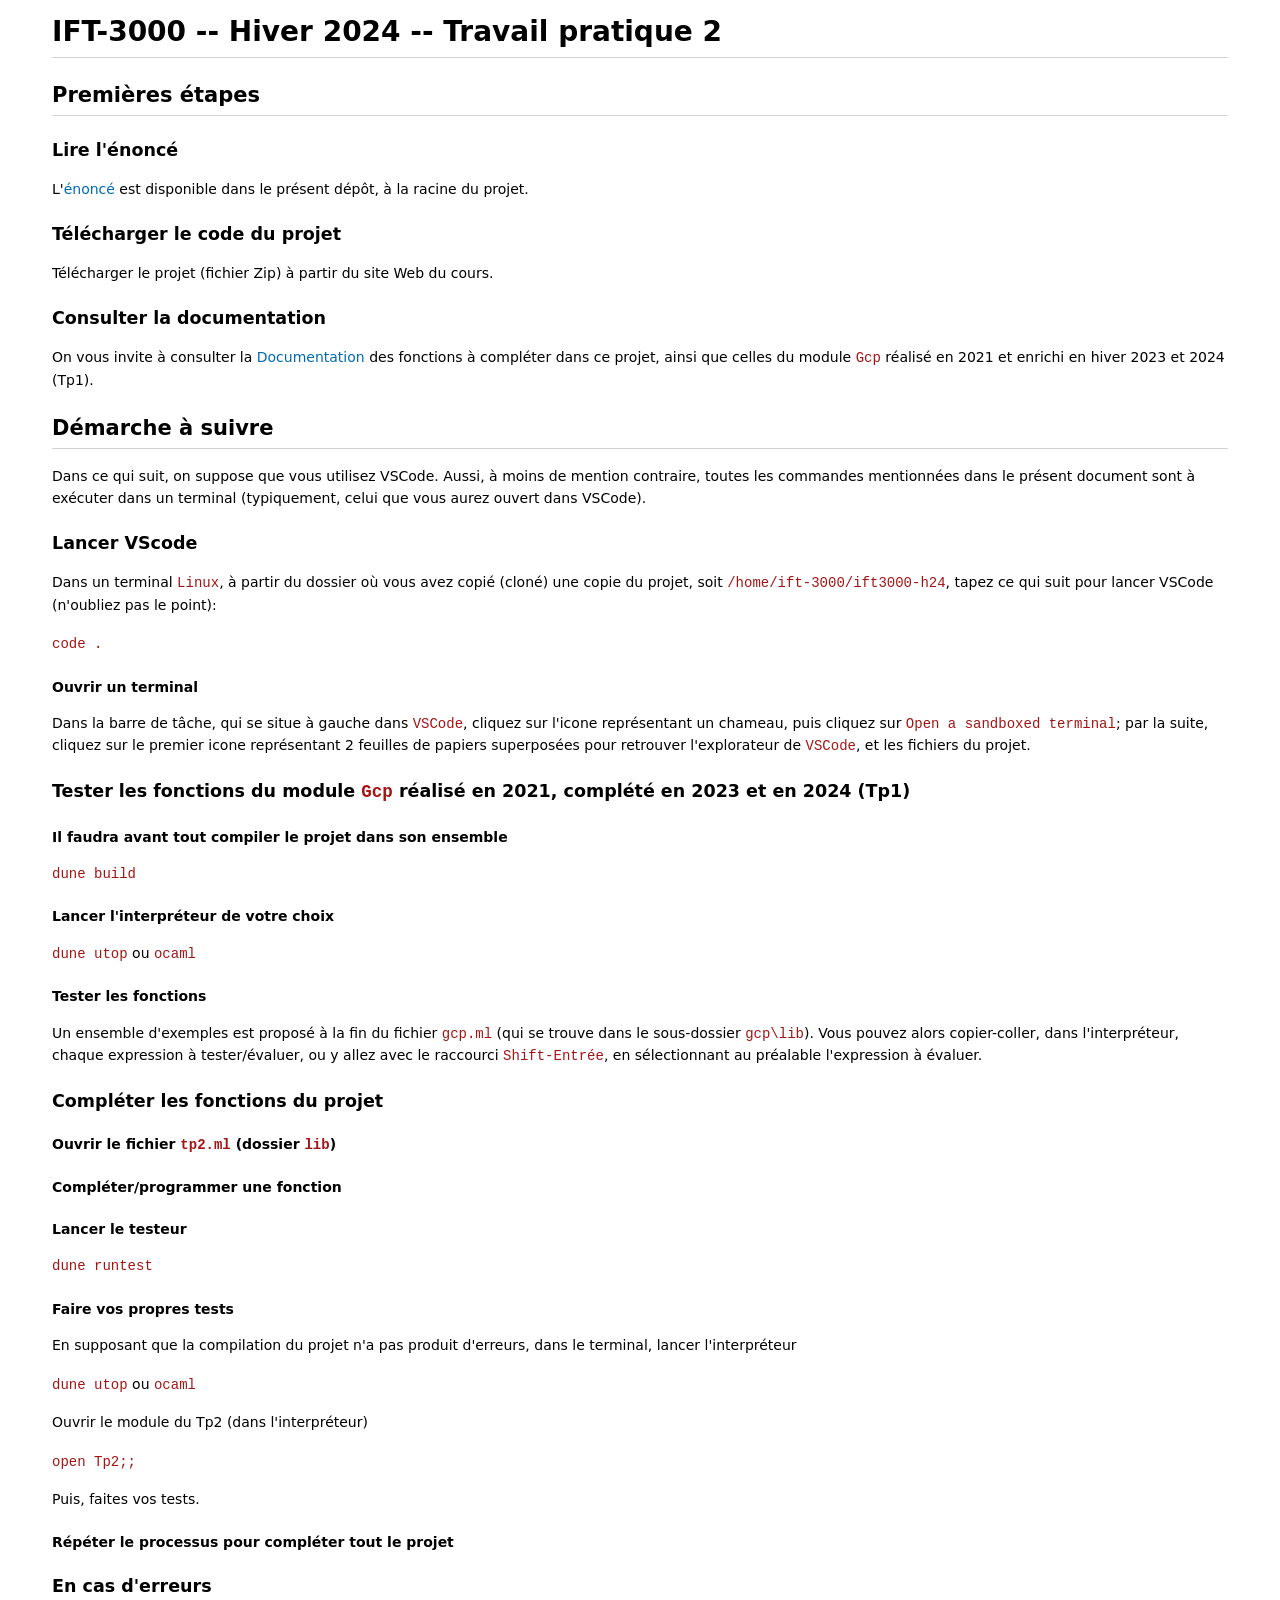
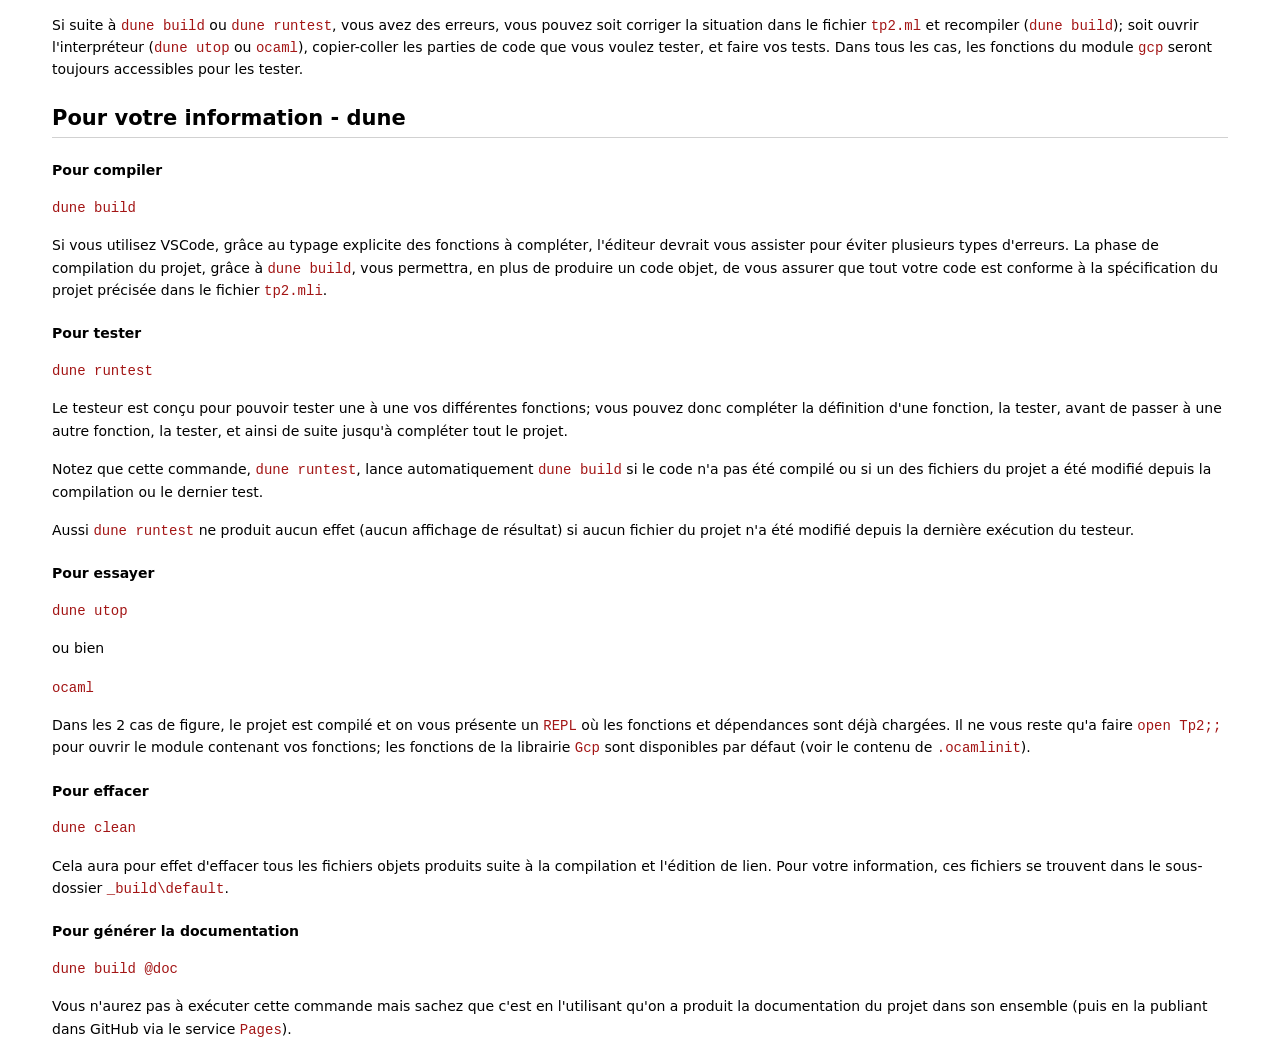
<file: tp2/README.html>
<!DOCTYPE html>
<html>

<head>
    <meta http-equiv="Content-type" content="text/html;charset=UTF-8">
    <title>README</title>
    <style>
        :root {
            --markdown-font-family: -apple-system, BlinkMacSystemFont, "Segoe WPC", "Segoe UI", system-ui, "Ubuntu", "Droid Sans", sans-serif;
            --markdown-font-size: 14px;
            --markdown-line-height: 1.6;
            --vscode-font-family: "Segoe WPC", "Segoe UI", sans-serif;
            --vscode-font-weight: normal;
            --vscode-font-size: 13px;
            --vscode-editor-font-family: Consolas, "Courier New", monospace;
            --vscode-editor-font-weight: normal;
            --vscode-editor-font-size: 14px;
            --vscode-foreground: #616161;
            --vscode-errorForeground: #a1260d;
            --vscode-descriptionForeground: #717171;
            --vscode-icon-foreground: #424242;
            --vscode-focusBorder: #0090f1;
            --vscode-textSeparator-foreground: rgba(0, 0, 0, 0.18);
            --vscode-textLink-foreground: #006ab1;
            --vscode-textLink-activeForeground: #006ab1;
            --vscode-textPreformat-foreground: #a31515;
            --vscode-textBlockQuote-background: rgba(127, 127, 127, 0.1);
            --vscode-textBlockQuote-border: rgba(0, 122, 204, 0.5);
            --vscode-textCodeBlock-background: rgba(220, 220, 220, 0.4);
            --vscode-widget-shadow: #a8a8a8;
            --vscode-input-background: #ffffff;
            --vscode-input-foreground: #616161;
            --vscode-inputOption-activeBorder: rgba(0, 122, 204, 0);
            --vscode-inputOption-activeBackground: rgba(0, 144, 241, 0.2);
            --vscode-inputOption-activeForeground: #000000;
            --vscode-input-placeholderForeground: #767676;
            --vscode-inputValidation-infoBackground: #d6ecf2;
            --vscode-inputValidation-infoBorder: #007acc;
            --vscode-inputValidation-warningBackground: #f6f5d2;
            --vscode-inputValidation-warningBorder: #b89500;
            --vscode-inputValidation-errorBackground: #f2dede;
            --vscode-inputValidation-errorBorder: #be1100;
            --vscode-dropdown-background: #ffffff;
            --vscode-dropdown-border: #cecece;
            --vscode-checkbox-background: #ffffff;
            --vscode-checkbox-border: #cecece;
            --vscode-button-foreground: #ffffff;
            --vscode-button-background: #007acc;
            --vscode-button-hoverBackground: #0062a3;
            --vscode-button-secondaryForeground: #ffffff;
            --vscode-button-secondaryBackground: #5f6a79;
            --vscode-button-secondaryHoverBackground: #4c5561;
            --vscode-badge-background: #c4c4c4;
            --vscode-badge-foreground: #333333;
            --vscode-scrollbar-shadow: #dddddd;
            --vscode-scrollbarSlider-background: rgba(100, 100, 100, 0.4);
            --vscode-scrollbarSlider-hoverBackground: rgba(100, 100, 100, 0.7);
            --vscode-scrollbarSlider-activeBackground: rgba(0, 0, 0, 0.6);
            --vscode-progressBar-background: #0e70c0;
            --vscode-editorError-foreground: #e51400;
            --vscode-editorWarning-foreground: #e9a700;
            --vscode-editorInfo-foreground: #75beff;
            --vscode-editorHint-foreground: #6c6c6c;
            --vscode-editor-background: #ffffff;
            --vscode-editor-foreground: #000000;
            --vscode-editorWidget-background: #f3f3f3;
            --vscode-editorWidget-foreground: #616161;
            --vscode-editorWidget-border: #c8c8c8;
            --vscode-quickInput-background: #f3f3f3;
            --vscode-quickInput-foreground: #616161;
            --vscode-quickInputTitle-background: rgba(0, 0, 0, 0.06);
            --vscode-pickerGroup-foreground: #0066bf;
            --vscode-pickerGroup-border: #cccedb;
            --vscode-editor-selectionBackground: #add6ff;
            --vscode-editor-inactiveSelectionBackground: #e5ebf1;
            --vscode-editor-selectionHighlightBackground: rgba(173, 214, 255, 0.5);
            --vscode-editor-findMatchBackground: #a8ac94;
            --vscode-editor-findMatchHighlightBackground: rgba(234, 92, 0, 0.33);
            --vscode-editor-findRangeHighlightBackground: rgba(180, 180, 180, 0.3);
            --vscode-searchEditor-findMatchBackground: rgba(234, 92, 0, 0.22);
            --vscode-editor-hoverHighlightBackground: rgba(173, 214, 255, 0.15);
            --vscode-editorHoverWidget-background: #f3f3f3;
            --vscode-editorHoverWidget-foreground: #616161;
            --vscode-editorHoverWidget-border: #c8c8c8;
            --vscode-editorHoverWidget-statusBarBackground: #e7e7e7;
            --vscode-editorLink-activeForeground: #0000ff;
            --vscode-editorLightBulb-foreground: #ddb100;
            --vscode-editorLightBulbAutoFix-foreground: #007acc;
            --vscode-diffEditor-insertedTextBackground: rgba(155, 185, 85, 0.2);
            --vscode-diffEditor-removedTextBackground: rgba(255, 0, 0, 0.2);
            --vscode-diffEditor-diagonalFill: rgba(34, 34, 34, 0.2);
            --vscode-list-focusBackground: #d6ebff;
            --vscode-list-activeSelectionBackground: #0074e8;
            --vscode-list-activeSelectionForeground: #ffffff;
            --vscode-list-inactiveSelectionBackground: #e4e6f1;
            --vscode-list-hoverBackground: #e8e8e8;
            --vscode-list-dropBackground: #d6ebff;
            --vscode-list-highlightForeground: #0066bf;
            --vscode-list-invalidItemForeground: #b89500;
            --vscode-list-errorForeground: #b01011;
            --vscode-list-warningForeground: #855f00;
            --vscode-listFilterWidget-background: #efc1ad;
            --vscode-listFilterWidget-outline: rgba(0, 0, 0, 0);
            --vscode-listFilterWidget-noMatchesOutline: #be1100;
            --vscode-list-filterMatchBackground: rgba(234, 92, 0, 0.33);
            --vscode-tree-indentGuidesStroke: #a9a9a9;
            --vscode-list-deemphasizedForeground: #8e8e90;
            --vscode-menu-foreground: #616161;
            --vscode-menu-background: #ffffff;
            --vscode-menu-selectionForeground: #ffffff;
            --vscode-menu-selectionBackground: #0074e8;
            --vscode-menu-separatorBackground: #888888;
            --vscode-editor-snippetTabstopHighlightBackground: rgba(10, 50, 100, 0.2);
            --vscode-editor-snippetFinalTabstopHighlightBorder: rgba(10, 50, 100, 0.5);
            --vscode-breadcrumb-foreground: rgba(97, 97, 97, 0.8);
            --vscode-breadcrumb-background: #ffffff;
            --vscode-breadcrumb-focusForeground: #4e4e4e;
            --vscode-breadcrumb-activeSelectionForeground: #4e4e4e;
            --vscode-breadcrumbPicker-background: #f3f3f3;
            --vscode-merge-currentHeaderBackground: rgba(64, 200, 174, 0.5);
            --vscode-merge-currentContentBackground: rgba(64, 200, 174, 0.2);
            --vscode-merge-incomingHeaderBackground: rgba(64, 166, 255, 0.5);
            --vscode-merge-incomingContentBackground: rgba(64, 166, 255, 0.2);
            --vscode-merge-commonHeaderBackground: rgba(96, 96, 96, 0.4);
            --vscode-merge-commonContentBackground: rgba(96, 96, 96, 0.16);
            --vscode-editorOverviewRuler-currentContentForeground: rgba(64, 200, 174, 0.5);
            --vscode-editorOverviewRuler-incomingContentForeground: rgba(64, 166, 255, 0.5);
            --vscode-editorOverviewRuler-commonContentForeground: rgba(96, 96, 96, 0.4);
            --vscode-editorOverviewRuler-findMatchForeground: rgba(209, 134, 22, 0.49);
            --vscode-editorOverviewRuler-selectionHighlightForeground: rgba(160, 160, 160, 0.8);
            --vscode-minimap-findMatchHighlight: #d18616;
            --vscode-minimap-selectionHighlight: #add6ff;
            --vscode-minimap-errorHighlight: rgba(255, 18, 18, 0.7);
            --vscode-minimap-warningHighlight: #e9a700;
            --vscode-minimapSlider-background: rgba(100, 100, 100, 0.2);
            --vscode-minimapSlider-hoverBackground: rgba(100, 100, 100, 0.35);
            --vscode-minimapSlider-activeBackground: rgba(0, 0, 0, 0.3);
            --vscode-problemsErrorIcon-foreground: #e51400;
            --vscode-problemsWarningIcon-foreground: #e9a700;
            --vscode-problemsInfoIcon-foreground: #75beff;
            --vscode-editor-lineHighlightBorder: #eeeeee;
            --vscode-editor-rangeHighlightBackground: rgba(253, 255, 0, 0.2);
            --vscode-editor-symbolHighlightBackground: rgba(234, 92, 0, 0.33);
            --vscode-editorCursor-foreground: #000000;
            --vscode-editorWhitespace-foreground: rgba(51, 51, 51, 0.2);
            --vscode-editorIndentGuide-background: #d3d3d3;
            --vscode-editorIndentGuide-activeBackground: #939393;
            --vscode-editorLineNumber-foreground: #237893;
            --vscode-editorActiveLineNumber-foreground: #0b216f;
            --vscode-editorLineNumber-activeForeground: #0b216f;
            --vscode-editorRuler-foreground: #d3d3d3;
            --vscode-editorCodeLens-foreground: #999999;
            --vscode-editorBracketMatch-background: rgba(0, 100, 0, 0.1);
            --vscode-editorBracketMatch-border: #b9b9b9;
            --vscode-editorOverviewRuler-border: rgba(127, 127, 127, 0.3);
            --vscode-editorGutter-background: #ffffff;
            --vscode-editorUnnecessaryCode-opacity: rgba(0, 0, 0, 0.47);
            --vscode-editorOverviewRuler-rangeHighlightForeground: rgba(0, 122, 204, 0.6);
            --vscode-editorOverviewRuler-errorForeground: rgba(255, 18, 18, 0.7);
            --vscode-editorOverviewRuler-warningForeground: #e9a700;
            --vscode-editorOverviewRuler-infoForeground: #75beff;
            --vscode-editorOverviewRuler-bracketMatchForeground: #a0a0a0;
            --vscode-symbolIcon-arrayForeground: #616161;
            --vscode-symbolIcon-booleanForeground: #616161;
            --vscode-symbolIcon-classForeground: #d67e00;
            --vscode-symbolIcon-colorForeground: #616161;
            --vscode-symbolIcon-constantForeground: #616161;
            --vscode-symbolIcon-constructorForeground: #652d90;
            --vscode-symbolIcon-enumeratorForeground: #d67e00;
            --vscode-symbolIcon-enumeratorMemberForeground: #007acc;
            --vscode-symbolIcon-eventForeground: #d67e00;
            --vscode-symbolIcon-fieldForeground: #007acc;
            --vscode-symbolIcon-fileForeground: #616161;
            --vscode-symbolIcon-folderForeground: #616161;
            --vscode-symbolIcon-functionForeground: #652d90;
            --vscode-symbolIcon-interfaceForeground: #007acc;
            --vscode-symbolIcon-keyForeground: #616161;
            --vscode-symbolIcon-keywordForeground: #616161;
            --vscode-symbolIcon-methodForeground: #652d90;
            --vscode-symbolIcon-moduleForeground: #616161;
            --vscode-symbolIcon-namespaceForeground: #616161;
            --vscode-symbolIcon-nullForeground: #616161;
            --vscode-symbolIcon-numberForeground: #616161;
            --vscode-symbolIcon-objectForeground: #616161;
            --vscode-symbolIcon-operatorForeground: #616161;
            --vscode-symbolIcon-packageForeground: #616161;
            --vscode-symbolIcon-propertyForeground: #616161;
            --vscode-symbolIcon-referenceForeground: #616161;
            --vscode-symbolIcon-snippetForeground: #616161;
            --vscode-symbolIcon-stringForeground: #616161;
            --vscode-symbolIcon-structForeground: #616161;
            --vscode-symbolIcon-textForeground: #616161;
            --vscode-symbolIcon-typeParameterForeground: #616161;
            --vscode-symbolIcon-unitForeground: #616161;
            --vscode-symbolIcon-variableForeground: #007acc;
            --vscode-editor-foldBackground: rgba(173, 214, 255, 0.3);
            --vscode-editorGutter-foldingControlForeground: #424242;
            --vscode-editor-onTypeRenameBackground: rgba(255, 0, 0, 0.3);
            --vscode-editorSuggestWidget-background: #f3f3f3;
            --vscode-editorSuggestWidget-border: #c8c8c8;
            --vscode-editorSuggestWidget-foreground: #000000;
            --vscode-editorSuggestWidget-selectedBackground: #d6ebff;
            --vscode-editorSuggestWidget-highlightForeground: #0066bf;
            --vscode-editor-wordHighlightBackground: rgba(87, 87, 87, 0.25);
            --vscode-editor-wordHighlightStrongBackground: rgba(14, 99, 156, 0.25);
            --vscode-editorOverviewRuler-wordHighlightForeground: rgba(160, 160, 160, 0.8);
            --vscode-editorOverviewRuler-wordHighlightStrongForeground: rgba(192, 160, 192, 0.8);
            --vscode-peekViewTitle-background: #ffffff;
            --vscode-peekViewTitleLabel-foreground: #333333;
            --vscode-peekViewTitleDescription-foreground: rgba(97, 97, 97, 0.9);
            --vscode-peekView-border: #007acc;
            --vscode-peekViewResult-background: #f3f3f3;
            --vscode-peekViewResult-lineForeground: #646465;
            --vscode-peekViewResult-fileForeground: #1e1e1e;
            --vscode-peekViewResult-selectionBackground: rgba(51, 153, 255, 0.2);
            --vscode-peekViewResult-selectionForeground: #6c6c6c;
            --vscode-peekViewEditor-background: #f2f8fc;
            --vscode-peekViewEditorGutter-background: #f2f8fc;
            --vscode-peekViewResult-matchHighlightBackground: rgba(234, 92, 0, 0.3);
            --vscode-peekViewEditor-matchHighlightBackground: rgba(245, 216, 2, 0.87);
            --vscode-editorMarkerNavigationError-background: #e51400;
            --vscode-editorMarkerNavigationWarning-background: #e9a700;
            --vscode-editorMarkerNavigationInfo-background: #75beff;
            --vscode-editorMarkerNavigation-background: #ffffff;
            --vscode-tab-activeBackground: #ffffff;
            --vscode-tab-unfocusedActiveBackground: #ffffff;
            --vscode-tab-inactiveBackground: #ececec;
            --vscode-tab-unfocusedInactiveBackground: #ececec;
            --vscode-tab-activeForeground: #333333;
            --vscode-tab-inactiveForeground: rgba(51, 51, 51, 0.7);
            --vscode-tab-unfocusedActiveForeground: rgba(51, 51, 51, 0.7);
            --vscode-tab-unfocusedInactiveForeground: rgba(51, 51, 51, 0.35);
            --vscode-tab-activeModifiedBorder: #33aaee;
            --vscode-tab-inactiveModifiedBorder: rgba(51, 170, 238, 0.5);
            --vscode-tab-unfocusedActiveModifiedBorder: rgba(51, 170, 238, 0.7);
            --vscode-tab-unfocusedInactiveModifiedBorder: rgba(51, 170, 238, 0.25);
            --vscode-tab-border: #f3f3f3;
            --vscode-editorPane-background: #ffffff;
            --vscode-editorGroupHeader-tabsBackground: #f3f3f3;
            --vscode-editorGroupHeader-noTabsBackground: #ffffff;
            --vscode-editorGroup-border: #e7e7e7;
            --vscode-editorGroup-dropBackground: rgba(38, 119, 203, 0.18);
            --vscode-imagePreview-border: rgba(128, 128, 128, 0.35);
            --vscode-panel-background: #ffffff;
            --vscode-panel-border: rgba(128, 128, 128, 0.35);
            --vscode-panelTitle-activeForeground: #424242;
            --vscode-panelTitle-inactiveForeground: rgba(66, 66, 66, 0.75);
            --vscode-panelTitle-activeBorder: #424242;
            --vscode-panelInput-border: #dddddd;
            --vscode-panel-dropBorder: #424242;
            --vscode-panelSection-dropBackground: rgba(38, 119, 203, 0.18);
            --vscode-panelSectionHeader-background: rgba(128, 128, 128, 0.2);
            --vscode-panelSection-border: rgba(128, 128, 128, 0.35);
            --vscode-statusBar-foreground: #ffffff;
            --vscode-statusBar-noFolderForeground: #ffffff;
            --vscode-statusBar-background: #007acc;
            --vscode-statusBar-noFolderBackground: #68217a;
            --vscode-statusBarItem-activeBackground: rgba(255, 255, 255, 0.18);
            --vscode-statusBarItem-hoverBackground: rgba(255, 255, 255, 0.12);
            --vscode-statusBarItem-prominentForeground: #ffffff;
            --vscode-statusBarItem-prominentBackground: rgba(0, 0, 0, 0.5);
            --vscode-statusBarItem-prominentHoverBackground: rgba(0, 0, 0, 0.3);
            --vscode-activityBar-background: #2c2c2c;
            --vscode-activityBar-foreground: #ffffff;
            --vscode-activityBar-inactiveForeground: rgba(255, 255, 255, 0.4);
            --vscode-activityBar-activeBorder: #ffffff;
            --vscode-activityBar-dropBorder: #ffffff;
            --vscode-activityBarBadge-background: #007acc;
            --vscode-activityBarBadge-foreground: #ffffff;
            --vscode-statusBarItem-remoteBackground: #16825d;
            --vscode-statusBarItem-remoteForeground: #ffffff;
            --vscode-extensionBadge-remoteBackground: #007acc;
            --vscode-extensionBadge-remoteForeground: #ffffff;
            --vscode-sideBar-background: #f3f3f3;
            --vscode-sideBarTitle-foreground: #6f6f6f;
            --vscode-sideBar-dropBackground: rgba(38, 119, 203, 0.18);
            --vscode-sideBarSectionHeader-background: rgba(0, 0, 0, 0);
            --vscode-sideBarSectionHeader-border: rgba(97, 97, 97, 0.19);
            --vscode-titleBar-activeForeground: #333333;
            --vscode-titleBar-inactiveForeground: rgba(51, 51, 51, 0.6);
            --vscode-titleBar-activeBackground: #dddddd;
            --vscode-titleBar-inactiveBackground: rgba(221, 221, 221, 0.6);
            --vscode-menubar-selectionForeground: #333333;
            --vscode-menubar-selectionBackground: rgba(0, 0, 0, 0.1);
            --vscode-notifications-foreground: #616161;
            --vscode-notifications-background: #f3f3f3;
            --vscode-notificationLink-foreground: #006ab1;
            --vscode-notificationCenterHeader-background: #e7e7e7;
            --vscode-notifications-border: #e7e7e7;
            --vscode-notificationsErrorIcon-foreground: #e51400;
            --vscode-notificationsWarningIcon-foreground: #e9a700;
            --vscode-notificationsInfoIcon-foreground: #75beff;
            --vscode-editorGutter-commentRangeForeground: #c5c5c5;
            --vscode-editor-stackFrameHighlightBackground: rgba(255, 255, 102, 0.45);
            --vscode-editor-focusedStackFrameHighlightBackground: rgba(206, 231, 206, 0.45);
            --vscode-terminal-foreground: #333333;
            --vscode-terminal-selectionBackground: rgba(0, 0, 0, 0.25);
            --vscode-terminal-border: rgba(128, 128, 128, 0.35);
            --vscode-statusBar-debuggingBackground: #cc6633;
            --vscode-statusBar-debuggingForeground: #ffffff;
            --vscode-settings-headerForeground: #444444;
            --vscode-settings-modifiedItemIndicator: #66afe0;
            --vscode-settings-dropdownBackground: #ffffff;
            --vscode-settings-dropdownBorder: #cecece;
            --vscode-settings-dropdownListBorder: #c8c8c8;
            --vscode-settings-checkboxBackground: #ffffff;
            --vscode-settings-checkboxBorder: #cecece;
            --vscode-settings-textInputBackground: #ffffff;
            --vscode-settings-textInputForeground: #616161;
            --vscode-settings-textInputBorder: #cecece;
            --vscode-settings-numberInputBackground: #ffffff;
            --vscode-settings-numberInputForeground: #616161;
            --vscode-settings-numberInputBorder: #cecece;
            --vscode-debugExceptionWidget-border: #a31515;
            --vscode-debugExceptionWidget-background: #f1dfde;
            --vscode-editorGutter-modifiedBackground: #66afe0;
            --vscode-editorGutter-addedBackground: #81b88b;
            --vscode-editorGutter-deletedBackground: #ca4b51;
            --vscode-minimapGutter-modifiedBackground: #66afe0;
            --vscode-minimapGutter-addedBackground: #81b88b;
            --vscode-minimapGutter-deletedBackground: #ca4b51;
            --vscode-editorOverviewRuler-modifiedForeground: rgba(102, 175, 224, 0.6);
            --vscode-editorOverviewRuler-addedForeground: rgba(129, 184, 139, 0.6);
            --vscode-editorOverviewRuler-deletedForeground: rgba(202, 75, 81, 0.6);
            --vscode-searchEditor-textInputBorder: #cecece;
            --vscode-debugIcon-breakpointForeground: #e51400;
            --vscode-debugIcon-breakpointDisabledForeground: #848484;
            --vscode-debugIcon-breakpointUnverifiedForeground: #848484;
            --vscode-debugIcon-breakpointCurrentStackframeForeground: #ffcc00;
            --vscode-debugIcon-breakpointStackframeForeground: #89d185;
            --vscode-debugToolBar-background: #f3f3f3;
            --vscode-debugIcon-startForeground: #388a34;
            --vscode-debugIcon-pauseForeground: #007acc;
            --vscode-debugIcon-stopForeground: #a1260d;
            --vscode-debugIcon-disconnectForeground: #a1260d;
            --vscode-debugIcon-restartForeground: #388a34;
            --vscode-debugIcon-stepOverForeground: #007acc;
            --vscode-debugIcon-stepIntoForeground: #007acc;
            --vscode-debugIcon-stepOutForeground: #007acc;
            --vscode-debugIcon-continueForeground: #007acc;
            --vscode-debugIcon-stepBackForeground: #007acc;
            --vscode-debugTokenExpression-name: #9b46b0;
            --vscode-debugTokenExpression-value: rgba(108, 108, 108, 0.8);
            --vscode-debugTokenExpression-string: #a31515;
            --vscode-debugTokenExpression-boolean: #0000ff;
            --vscode-debugTokenExpression-number: #098658;
            --vscode-debugTokenExpression-error: #e51400;
            --vscode-debugView-exceptionLabelForeground: #ffffff;
            --vscode-debugView-exceptionLabelBackground: #a31515;
            --vscode-debugView-stateLabelForeground: #616161;
            --vscode-debugView-stateLabelBackground: rgba(136, 136, 136, 0.27);
            --vscode-debugView-valueChangedHighlight: #569cd6;
            --vscode-debugConsole-infoForeground: #75beff;
            --vscode-debugConsole-warningForeground: #e9a700;
            --vscode-debugConsole-errorForeground: #a1260d;
            --vscode-debugConsole-sourceForeground: #616161;
            --vscode-debugConsoleInputIcon-foreground: #616161;
            --vscode-extensionButton-prominentBackground: #327e36;
            --vscode-extensionButton-prominentForeground: #ffffff;
            --vscode-extensionButton-prominentHoverBackground: #28632b;
            --vscode-notebook-cellBorderColor: #dae3e9;
            --vscode-notebook-focusedEditorBorder: #0090f1;
            --vscode-notebookStatusSuccessIcon-foreground: #388a34;
            --vscode-notebookStatusErrorIcon-foreground: #a1260d;
            --vscode-notebookStatusRunningIcon-foreground: #616161;
            --vscode-notebook-outputContainerBackgroundColor: rgba(200, 221, 241, 0.31);
            --vscode-notebook-cellToolbarSeparator: rgba(128, 128, 128, 0.35);
            --vscode-notebook-focusedCellBackground: rgba(200, 221, 241, 0.31);
            --vscode-notebook-cellHoverBackground: rgba(200, 221, 241, 0.22);
            --vscode-notebook-focusedCellBorder: rgba(0, 0, 0, 0.12);
            --vscode-notebook-cellStatusBarItemHoverBackground: rgba(0, 0, 0, 0.08);
            --vscode-notebook-cellInsertionIndicator: #0090f1;
            --vscode-notebookScrollbarSlider-background: rgba(100, 100, 100, 0.4);
            --vscode-notebookScrollbarSlider-hoverBackground: rgba(100, 100, 100, 0.7);
            --vscode-notebookScrollbarSlider-activeBackground: rgba(0, 0, 0, 0.6);
            --vscode-notebook-symbolHighlightBackground: rgba(253, 255, 0, 0.2);
            --vscode-scm-providerBorder: #c8c8c8;
            --vscode-terminal-ansiBlack: #000000;
            --vscode-terminal-ansiRed: #cd3131;
            --vscode-terminal-ansiGreen: #00bc00;
            --vscode-terminal-ansiYellow: #949800;
            --vscode-terminal-ansiBlue: #0451a5;
            --vscode-terminal-ansiMagenta: #bc05bc;
            --vscode-terminal-ansiCyan: #0598bc;
            --vscode-terminal-ansiWhite: #555555;
            --vscode-terminal-ansiBrightBlack: #666666;
            --vscode-terminal-ansiBrightRed: #cd3131;
            --vscode-terminal-ansiBrightGreen: #14ce14;
            --vscode-terminal-ansiBrightYellow: #b5ba00;
            --vscode-terminal-ansiBrightBlue: #0451a5;
            --vscode-terminal-ansiBrightMagenta: #bc05bc;
            --vscode-terminal-ansiBrightCyan: #0598bc;
            --vscode-terminal-ansiBrightWhite: #a5a5a5;
            --vscode-gitDecoration-addedResourceForeground: #587c0c;
            --vscode-gitDecoration-modifiedResourceForeground: #895503;
            --vscode-gitDecoration-deletedResourceForeground: #ad0707;
            --vscode-gitDecoration-untrackedResourceForeground: #007100;
            --vscode-gitDecoration-ignoredResourceForeground: #8e8e90;
            --vscode-gitDecoration-conflictingResourceForeground: #6c6cc4;
            --vscode-gitDecoration-submoduleResourceForeground: #1258a7;
            --vscode-gitlens-gutterBackgroundColor: rgba(0, 0, 0, 0.05);
            --vscode-gitlens-gutterForegroundColor: #747474;
            --vscode-gitlens-gutterUncommittedForegroundColor: rgba(0, 188, 242, 0.6);
            --vscode-gitlens-trailingLineBackgroundColor: rgba(0, 0, 0, 0);
            --vscode-gitlens-trailingLineForegroundColor: rgba(153, 153, 153, 0.35);
            --vscode-gitlens-lineHighlightBackgroundColor: rgba(0, 188, 242, 0.2);
            --vscode-gitlens-lineHighlightOverviewRulerColor: rgba(0, 188, 242, 0.6);
            --vscode-issues-newIssueDecoration: rgba(0, 0, 0, 0.28);
        }

        body {
            background-color: var(--vscode-editor-background);
            color: var(--vscode-editor-foreground);
            font-family: var(--vscode-font-family);
            font-weight: var(--vscode-font-weight);
            font-size: var(--vscode-font-size);
            margin: 0;
            padding: 0 20px;
        }

        img {
            max-width: 100%;
            max-height: 100%;
        }

        a {
            color: var(--vscode-textLink-foreground);
        }

        a:hover {
            color: var(--vscode-textLink-activeForeground);
        }

        a:focus,
        input:focus,
        select:focus,
        textarea:focus {
            outline: 1px solid -webkit-focus-ring-color;
            outline-offset: -1px;
        }

        code {
            color: var(--vscode-textPreformat-foreground);
        }

        blockquote {
            background: var(--vscode-textBlockQuote-background);
            border-color: var(--vscode-textBlockQuote-border);
        }

        kbd {
            color: var(--vscode-editor-foreground);
            border-radius: 3px;
            vertical-align: middle;
            padding: 1px 3px;

            background-color: hsla(0, 0%, 50%, .17);
            border: 1px solid rgba(71, 71, 71, .4);
            border-bottom-color: rgba(88, 88, 88, .4);
            box-shadow: inset 0 -1px 0 rgba(88, 88, 88, .4);
        }

        .vscode-light kbd {
            background-color: hsla(0, 0%, 87%, .5);
            border: 1px solid hsla(0, 0%, 80%, .7);
            border-bottom-color: hsla(0, 0%, 73%, .7);
            box-shadow: inset 0 -1px 0 hsla(0, 0%, 73%, .7);
        }

        ::-webkit-scrollbar {
            width: 10px;
            height: 10px;
        }

        ::-webkit-scrollbar-corner {
            background-color: var(--vscode-editor-background);
        }

        ::-webkit-scrollbar-thumb {
            background-color: var(--vscode-scrollbarSlider-background);
        }

        ::-webkit-scrollbar-thumb:hover {
            background-color: var(--vscode-scrollbarSlider-hoverBackground);
        }

        ::-webkit-scrollbar-thumb:active {
            background-color: var(--vscode-scrollbarSlider-activeBackground);
        }

        .emoji {
            height: 20px;
        }

        pre {
            white-space: pre-wrap;
        }

        .page-break {
            display: block;
            page-break-after: always;
        }

        .no-page-break {
            page-break-inside: avoid;
        }
    </style>
    <style>
        /*---------------------------------------------------------------------------------------------
 *  Copyright (c) Microsoft Corporation. All rights reserved.
 *  Licensed under the MIT License. See License.txt in the project root for license information.
 *--------------------------------------------------------------------------------------------*/

        .vscode-dark img[src$=\#gh-light-mode-only],
        .vscode-light img[src$=\#gh-dark-mode-only],
        .vscode-high-contrast:not(.vscode-high-contrast-light) img[src$=\#gh-light-mode-only],
        .vscode-high-contrast-light img[src$=\#gh-dark-mode-only] {
            display: none;
        }
    </style>
    <style>
        /*---------------------------------------------------------------------------------------------
 *  Copyright (c) Microsoft Corporation. All rights reserved.
 *  Licensed under the MIT License. See License.txt in the project root for license information.
 *--------------------------------------------------------------------------------------------*/

        html,
        body {
            font-family: var(--markdown-font-family, -apple-system, BlinkMacSystemFont, "Segoe WPC", "Segoe UI", system-ui, "Ubuntu", "Droid Sans", sans-serif);
            font-size: var(--markdown-font-size, 14px);
            padding: 0 26px;
            line-height: var(--markdown-line-height, 22px);
            word-wrap: break-word;
        }

        body {
            padding-top: 1em;
        }

        /* Reset margin top for elements */
        h1,
        h2,
        h3,
        h4,
        h5,
        h6,
        p,
        ol,
        ul,
        pre {
            margin-top: 0;
        }

        h1,
        h2,
        h3,
        h4,
        h5,
        h6 {
            font-weight: 600;
            margin-top: 24px;
            margin-bottom: 16px;
            line-height: 1.25;
        }

        #code-csp-warning {
            position: fixed;
            top: 0;
            right: 0;
            color: white;
            margin: 16px;
            text-align: center;
            font-size: 12px;
            font-family: sans-serif;
            background-color: #444444;
            cursor: pointer;
            padding: 6px;
            box-shadow: 1px 1px 1px rgba(0, 0, 0, .25);
        }

        #code-csp-warning:hover {
            text-decoration: none;
            background-color: #007acc;
            box-shadow: 2px 2px 2px rgba(0, 0, 0, .25);
        }

        body.scrollBeyondLastLine {
            margin-bottom: calc(100vh - 22px);
        }

        body.showEditorSelection .code-line {
            position: relative;
        }

        body.showEditorSelection :not(tr, ul, ol).code-active-line:before,
        body.showEditorSelection :not(tr, ul, ol).code-line:hover:before {
            content: "";
            display: block;
            position: absolute;
            top: 0;
            left: -12px;
            height: 100%;
        }

        .vscode-high-contrast.showEditorSelection :not(tr, ul, ol).code-line .code-line:hover:before {
            border-left: none;
        }

        body.showEditorSelection li.code-active-line:before,
        body.showEditorSelection li.code-line:hover:before {
            left: -30px;
        }

        .vscode-light.showEditorSelection .code-active-line:before {
            border-left: 3px solid rgba(0, 0, 0, 0.15);
        }

        .vscode-light.showEditorSelection .code-line:hover:before {
            border-left: 3px solid rgba(0, 0, 0, 0.40);
        }

        .vscode-dark.showEditorSelection .code-active-line:before {
            border-left: 3px solid rgba(255, 255, 255, 0.4);
        }

        .vscode-dark.showEditorSelection .code-line:hover:before {
            border-left: 3px solid rgba(255, 255, 255, 0.60);
        }

        .vscode-high-contrast.showEditorSelection .code-active-line:before {
            border-left: 3px solid rgba(255, 160, 0, 0.7);
        }

        .vscode-high-contrast.showEditorSelection .code-line:hover:before {
            border-left: 3px solid rgba(255, 160, 0, 1);
        }

        /* Prevent `sub` and `sup` elements from affecting line height */
        sub,
        sup {
            line-height: 0;
        }

        ul ul:first-child,
        ul ol:first-child,
        ol ul:first-child,
        ol ol:first-child {
            margin-bottom: 0;
        }

        img,
        video {
            max-width: 100%;
            max-height: 100%;
        }

        a {
            text-decoration: none;
        }

        a:hover {
            text-decoration: underline;
        }

        a:focus,
        input:focus,
        select:focus,
        textarea:focus {
            outline: 1px solid -webkit-focus-ring-color;
            outline-offset: -1px;
        }

        p {
            margin-bottom: 16px;
        }

        li p {
            margin-bottom: 0.7em;
        }

        ul,
        ol {
            margin-bottom: 0.7em;
        }

        hr {
            border: 0;
            height: 1px;
            border-bottom: 1px solid;
        }

        h1 {
            font-size: 2em;
            margin-top: 0;
            padding-bottom: 0.3em;
            border-bottom-width: 1px;
            border-bottom-style: solid;
        }

        h2 {
            font-size: 1.5em;
            padding-bottom: 0.3em;
            border-bottom-width: 1px;
            border-bottom-style: solid;
        }

        h3 {
            font-size: 1.25em;
        }

        h4 {
            font-size: 1em;
        }

        h5 {
            font-size: 0.875em;
        }

        h6 {
            font-size: 0.85em;
        }

        table {
            border-collapse: collapse;
            margin-bottom: 0.7em;
        }

        th {
            text-align: left;
            border-bottom: 1px solid;
        }

        th,
        td {
            padding: 5px 10px;
        }

        table>tbody>tr+tr>td {
            border-top: 1px solid;
        }

        blockquote {
            margin: 0;
            padding: 2px 16px 0 10px;
            border-left-width: 5px;
            border-left-style: solid;
            border-radius: 2px;
        }

        code {
            font-family: var(--vscode-editor-font-family, "SF Mono", Monaco, Menlo, Consolas, "Ubuntu Mono", "Liberation Mono", "DejaVu Sans Mono", "Courier New", monospace);
            font-size: 1em;
            line-height: 1.357em;
        }

        body.wordWrap pre {
            white-space: pre-wrap;
        }

        pre:not(.hljs),
        pre.hljs code>div {
            padding: 16px;
            border-radius: 3px;
            overflow: auto;
        }

        pre code {
            display: inline-block;
            color: var(--vscode-editor-foreground);
            tab-size: 4;
            background: none;
        }

        /** Theming */

        pre {
            background-color: var(--vscode-textCodeBlock-background);
            border: 1px solid var(--vscode-widget-border);
        }

        .vscode-high-contrast h1 {
            border-color: rgb(0, 0, 0);
        }

        .vscode-light th {
            border-color: rgba(0, 0, 0, 0.69);
        }

        .vscode-dark th {
            border-color: rgba(255, 255, 255, 0.69);
        }

        .vscode-light h1,
        .vscode-light h2,
        .vscode-light hr,
        .vscode-light td {
            border-color: rgba(0, 0, 0, 0.18);
        }

        .vscode-dark h1,
        .vscode-dark h2,
        .vscode-dark hr,
        .vscode-dark td {
            border-color: rgba(255, 255, 255, 0.18);
        }
    </style>
    <style>
        /*
https://raw.githubusercontent.com/isagalaev/highlight.js/master/src/styles/vs2015.css
*/
        /*
 * Visual Studio 2015 dark style
 * Author: Nicolas LLOBERA <nllobera@gmail.com>
 */


        .hljs-keyword,
        .hljs-literal,
        .hljs-symbol,
        .hljs-name {
            color: #569CD6;
        }

        .hljs-link {
            color: #569CD6;
            text-decoration: underline;
        }

        .hljs-built_in,
        .hljs-type {
            color: #4EC9B0;
        }

        .hljs-number,
        .hljs-class {
            color: #B8D7A3;
        }

        .hljs-string,
        .hljs-meta-string {
            color: #D69D85;
        }

        .hljs-regexp,
        .hljs-template-tag {
            color: #9A5334;
        }

        .hljs-subst,
        .hljs-function,
        .hljs-title,
        .hljs-params,
        .hljs-formula {
            color: #DCDCDC;
        }

        .hljs-comment,
        .hljs-quote {
            color: #57A64A;
            font-style: italic;
        }

        .hljs-doctag {
            color: #608B4E;
        }

        .hljs-meta,
        .hljs-meta-keyword,
        .hljs-tag {
            color: #9B9B9B;
        }

        .hljs-variable,
        .hljs-template-variable {
            color: #BD63C5;
        }

        .hljs-attr,
        .hljs-attribute,
        .hljs-builtin-name {
            color: #9CDCFE;
        }

        .hljs-section {
            color: gold;
        }

        .hljs-emphasis {
            font-style: italic;
        }

        .hljs-strong {
            font-weight: bold;
        }

        /*.hljs-code {
	font-family:'Monospace';
}*/

        .hljs-bullet,
        .hljs-selector-tag,
        .hljs-selector-id,
        .hljs-selector-class,
        .hljs-selector-attr,
        .hljs-selector-pseudo {
            color: #D7BA7D;
        }

        .hljs-addition {
            background-color: var(--vscode-diffEditor-insertedTextBackground, rgba(155, 185, 85, 0.2));
            color: rgb(155, 185, 85);
            display: inline-block;
            width: 100%;
        }

        .hljs-deletion {
            background: var(--vscode-diffEditor-removedTextBackground, rgba(255, 0, 0, 0.2));
            color: rgb(255, 0, 0);
            display: inline-block;
            width: 100%;
        }


        /*
From https://raw.githubusercontent.com/isagalaev/highlight.js/master/src/styles/vs.css
*/
        /*

Visual Studio-like style based on original C# coloring by Jason Diamond <jason@diamond.name>

*/

        .vscode-light .hljs-function,
        .vscode-light .hljs-params,
        .vscode-light .hljs-number,
        .vscode-light .hljs-class {
            color: inherit;
        }

        .vscode-light .hljs-comment,
        .vscode-light .hljs-quote,
        .vscode-light .hljs-number,
        .vscode-light .hljs-class,
        .vscode-light .hljs-variable {
            color: #008000;
        }

        .vscode-light .hljs-keyword,
        .vscode-light .hljs-selector-tag,
        .vscode-light .hljs-name,
        .vscode-light .hljs-tag {
            color: #00f;
        }

        .vscode-light .hljs-built_in,
        .vscode-light .hljs-builtin-name {
            color: #007acc;
        }

        .vscode-light .hljs-string,
        .vscode-light .hljs-section,
        .vscode-light .hljs-attribute,
        .vscode-light .hljs-literal,
        .vscode-light .hljs-template-tag,
        .vscode-light .hljs-template-variable,
        .vscode-light .hljs-type {
            color: #a31515;
        }

        .vscode-light .hljs-selector-attr,
        .vscode-light .hljs-selector-pseudo,
        .vscode-light .hljs-meta,
        .vscode-light .hljs-meta-keyword {
            color: #2b91af;
        }

        .vscode-light .hljs-title,
        .vscode-light .hljs-doctag {
            color: #808080;
        }

        .vscode-light .hljs-attr {
            color: #f00;
        }

        .vscode-light .hljs-symbol,
        .vscode-light .hljs-bullet,
        .vscode-light .hljs-link {
            color: #00b0e8;
        }


        .vscode-light .hljs-emphasis {
            font-style: italic;
        }

        .vscode-light .hljs-strong {
            font-weight: bold;
        }
    </style>
    <style>
        @font-face {
            font-family: KaTeX_AMS;
            font-style: normal;
            font-weight: 400;
            src: url(README/fonts/KaTeX_AMS-Regular.woff2) format("woff2"), url(README/fonts/KaTeX_AMS-Regular.woff) format("woff"), url(README/fonts/KaTeX_AMS-Regular.ttf) format("truetype")
        }

        @font-face {
            font-family: KaTeX_Caligraphic;
            font-style: normal;
            font-weight: 700;
            src: url(README/fonts/KaTeX_Caligraphic-Bold.woff2) format("woff2"), url(README/fonts/KaTeX_Caligraphic-Bold.woff) format("woff"), url(README/fonts/KaTeX_Caligraphic-Bold.ttf) format("truetype")
        }

        @font-face {
            font-family: KaTeX_Caligraphic;
            font-style: normal;
            font-weight: 400;
            src: url(README/fonts/KaTeX_Caligraphic-Regular.woff2) format("woff2"), url(README/fonts/KaTeX_Caligraphic-Regular.woff) format("woff"), url(README/fonts/KaTeX_Caligraphic-Regular.ttf) format("truetype")
        }

        @font-face {
            font-family: KaTeX_Fraktur;
            font-style: normal;
            font-weight: 700;
            src: url(README/fonts/KaTeX_Fraktur-Bold.woff2) format("woff2"), url(README/fonts/KaTeX_Fraktur-Bold.woff) format("woff"), url(README/fonts/KaTeX_Fraktur-Bold.ttf) format("truetype")
        }

        @font-face {
            font-family: KaTeX_Fraktur;
            font-style: normal;
            font-weight: 400;
            src: url(README/fonts/KaTeX_Fraktur-Regular.woff2) format("woff2"), url(README/fonts/KaTeX_Fraktur-Regular.woff) format("woff"), url(README/fonts/KaTeX_Fraktur-Regular.ttf) format("truetype")
        }

        @font-face {
            font-family: KaTeX_Main;
            font-style: normal;
            font-weight: 700;
            src: url(README/fonts/KaTeX_Main-Bold.woff2) format("woff2"), url(README/fonts/KaTeX_Main-Bold.woff) format("woff"), url(README/fonts/KaTeX_Main-Bold.ttf) format("truetype")
        }

        @font-face {
            font-family: KaTeX_Main;
            font-style: italic;
            font-weight: 700;
            src: url(README/fonts/KaTeX_Main-BoldItalic.woff2) format("woff2"), url(README/fonts/KaTeX_Main-BoldItalic.woff) format("woff"), url(README/fonts/KaTeX_Main-BoldItalic.ttf) format("truetype")
        }

        @font-face {
            font-family: KaTeX_Main;
            font-style: italic;
            font-weight: 400;
            src: url(README/fonts/KaTeX_Main-Italic.woff2) format("woff2"), url(README/fonts/KaTeX_Main-Italic.woff) format("woff"), url(README/fonts/KaTeX_Main-Italic.ttf) format("truetype")
        }

        @font-face {
            font-family: KaTeX_Main;
            font-style: normal;
            font-weight: 400;
            src: url(README/fonts/KaTeX_Main-Regular.woff2) format("woff2"), url(README/fonts/KaTeX_Main-Regular.woff) format("woff"), url(README/fonts/KaTeX_Main-Regular.ttf) format("truetype")
        }

        @font-face {
            font-family: KaTeX_Math;
            font-style: italic;
            font-weight: 700;
            src: url(README/fonts/KaTeX_Math-BoldItalic.woff2) format("woff2"), url(README/fonts/KaTeX_Math-BoldItalic.woff) format("woff"), url(README/fonts/KaTeX_Math-BoldItalic.ttf) format("truetype")
        }

        @font-face {
            font-family: KaTeX_Math;
            font-style: italic;
            font-weight: 400;
            src: url(README/fonts/KaTeX_Math-Italic.woff2) format("woff2"), url(README/fonts/KaTeX_Math-Italic.woff) format("woff"), url(README/fonts/KaTeX_Math-Italic.ttf) format("truetype")
        }

        @font-face {
            font-family: "KaTeX_SansSerif";
            font-style: normal;
            font-weight: 700;
            src: url(README/fonts/KaTeX_SansSerif-Bold.woff2) format("woff2"), url(README/fonts/KaTeX_SansSerif-Bold.woff) format("woff"), url(README/fonts/KaTeX_SansSerif-Bold.ttf) format("truetype")
        }

        @font-face {
            font-family: "KaTeX_SansSerif";
            font-style: italic;
            font-weight: 400;
            src: url(README/fonts/KaTeX_SansSerif-Italic.woff2) format("woff2"), url(README/fonts/KaTeX_SansSerif-Italic.woff) format("woff"), url(README/fonts/KaTeX_SansSerif-Italic.ttf) format("truetype")
        }

        @font-face {
            font-family: "KaTeX_SansSerif";
            font-style: normal;
            font-weight: 400;
            src: url(README/fonts/KaTeX_SansSerif-Regular.woff2) format("woff2"), url(README/fonts/KaTeX_SansSerif-Regular.woff) format("woff"), url(README/fonts/KaTeX_SansSerif-Regular.ttf) format("truetype")
        }

        @font-face {
            font-family: KaTeX_Script;
            font-style: normal;
            font-weight: 400;
            src: url(README/fonts/KaTeX_Script-Regular.woff2) format("woff2"), url(README/fonts/KaTeX_Script-Regular.woff) format("woff"), url(README/fonts/KaTeX_Script-Regular.ttf) format("truetype")
        }

        @font-face {
            font-family: KaTeX_Size1;
            font-style: normal;
            font-weight: 400;
            src: url(README/fonts/KaTeX_Size1-Regular.woff2) format("woff2"), url(README/fonts/KaTeX_Size1-Regular.woff) format("woff"), url(README/fonts/KaTeX_Size1-Regular.ttf) format("truetype")
        }

        @font-face {
            font-family: KaTeX_Size2;
            font-style: normal;
            font-weight: 400;
            src: url(README/fonts/KaTeX_Size2-Regular.woff2) format("woff2"), url(README/fonts/KaTeX_Size2-Regular.woff) format("woff"), url(README/fonts/KaTeX_Size2-Regular.ttf) format("truetype")
        }

        @font-face {
            font-family: KaTeX_Size3;
            font-style: normal;
            font-weight: 400;
            src: url(README/fonts/KaTeX_Size3-Regular.woff2) format("woff2"), url(README/fonts/KaTeX_Size3-Regular.woff) format("woff"), url(README/fonts/KaTeX_Size3-Regular.ttf) format("truetype")
        }

        @font-face {
            font-family: KaTeX_Size4;
            font-style: normal;
            font-weight: 400;
            src: url(README/fonts/KaTeX_Size4-Regular.woff2) format("woff2"), url(README/fonts/KaTeX_Size4-Regular.woff) format("woff"), url(README/fonts/KaTeX_Size4-Regular.ttf) format("truetype")
        }

        @font-face {
            font-family: KaTeX_Typewriter;
            font-style: normal;
            font-weight: 400;
            src: url(README/fonts/KaTeX_Typewriter-Regular.woff2) format("woff2"), url(README/fonts/KaTeX_Typewriter-Regular.woff) format("woff"), url(README/fonts/KaTeX_Typewriter-Regular.ttf) format("truetype")
        }

        .katex {
            text-rendering: auto;
            font: normal 1.21em KaTeX_Main, Times New Roman, serif;
            line-height: 1.2;
            text-indent: 0
        }

        .katex * {
            -ms-high-contrast-adjust: none !important;
            border-color: currentColor
        }

        .katex .katex-version:after {
            content: "0.16.9"
        }

        .katex .katex-mathml {
            clip: rect(1px, 1px, 1px, 1px);
            border: 0;
            height: 1px;
            overflow: hidden;
            padding: 0;
            position: absolute;
            width: 1px
        }

        .katex .katex-html>.newline {
            display: block
        }

        .katex .base {
            position: relative;
            white-space: nowrap;
            width: -webkit-min-content;
            width: -moz-min-content;
            width: min-content
        }

        .katex .base,
        .katex .strut {
            display: inline-block
        }

        .katex .textbf {
            font-weight: 700
        }

        .katex .textit {
            font-style: italic
        }

        .katex .textrm {
            font-family: KaTeX_Main
        }

        .katex .textsf {
            font-family: KaTeX_SansSerif
        }

        .katex .texttt {
            font-family: KaTeX_Typewriter
        }

        .katex .mathnormal {
            font-family: KaTeX_Math;
            font-style: italic
        }

        .katex .mathit {
            font-family: KaTeX_Main;
            font-style: italic
        }

        .katex .mathrm {
            font-style: normal
        }

        .katex .mathbf {
            font-family: KaTeX_Main;
            font-weight: 700
        }

        .katex .boldsymbol {
            font-family: KaTeX_Math;
            font-style: italic;
            font-weight: 700
        }

        .katex .amsrm,
        .katex .mathbb,
        .katex .textbb {
            font-family: KaTeX_AMS
        }

        .katex .mathcal {
            font-family: KaTeX_Caligraphic
        }

        .katex .mathfrak,
        .katex .textfrak {
            font-family: KaTeX_Fraktur
        }

        .katex .mathboldfrak,
        .katex .textboldfrak {
            font-family: KaTeX_Fraktur;
            font-weight: 700
        }

        .katex .mathtt {
            font-family: KaTeX_Typewriter
        }

        .katex .mathscr,
        .katex .textscr {
            font-family: KaTeX_Script
        }

        .katex .mathsf,
        .katex .textsf {
            font-family: KaTeX_SansSerif
        }

        .katex .mathboldsf,
        .katex .textboldsf {
            font-family: KaTeX_SansSerif;
            font-weight: 700
        }

        .katex .mathitsf,
        .katex .textitsf {
            font-family: KaTeX_SansSerif;
            font-style: italic
        }

        .katex .mainrm {
            font-family: KaTeX_Main;
            font-style: normal
        }

        .katex .vlist-t {
            border-collapse: collapse;
            display: inline-table;
            table-layout: fixed
        }

        .katex .vlist-r {
            display: table-row
        }

        .katex .vlist {
            display: table-cell;
            position: relative;
            vertical-align: bottom
        }

        .katex .vlist>span {
            display: block;
            height: 0;
            position: relative
        }

        .katex .vlist>span>span {
            display: inline-block
        }

        .katex .vlist>span>.pstrut {
            overflow: hidden;
            width: 0
        }

        .katex .vlist-t2 {
            margin-right: -2px
        }

        .katex .vlist-s {
            display: table-cell;
            font-size: 1px;
            min-width: 2px;
            vertical-align: bottom;
            width: 2px
        }

        .katex .vbox {
            align-items: baseline;
            display: inline-flex;
            flex-direction: column
        }

        .katex .hbox {
            width: 100%
        }

        .katex .hbox,
        .katex .thinbox {
            display: inline-flex;
            flex-direction: row
        }

        .katex .thinbox {
            max-width: 0;
            width: 0
        }

        .katex .msupsub {
            text-align: left
        }

        .katex .mfrac>span>span {
            text-align: center
        }

        .katex .mfrac .frac-line {
            border-bottom-style: solid;
            display: inline-block;
            width: 100%
        }

        .katex .hdashline,
        .katex .hline,
        .katex .mfrac .frac-line,
        .katex .overline .overline-line,
        .katex .rule,
        .katex .underline .underline-line {
            min-height: 1px
        }

        .katex .mspace {
            display: inline-block
        }

        .katex .clap,
        .katex .llap,
        .katex .rlap {
            position: relative;
            width: 0
        }

        .katex .clap>.inner,
        .katex .llap>.inner,
        .katex .rlap>.inner {
            position: absolute
        }

        .katex .clap>.fix,
        .katex .llap>.fix,
        .katex .rlap>.fix {
            display: inline-block
        }

        .katex .llap>.inner {
            right: 0
        }

        .katex .clap>.inner,
        .katex .rlap>.inner {
            left: 0
        }

        .katex .clap>.inner>span {
            margin-left: -50%;
            margin-right: 50%
        }

        .katex .rule {
            border: 0 solid;
            display: inline-block;
            position: relative
        }

        .katex .hline,
        .katex .overline .overline-line,
        .katex .underline .underline-line {
            border-bottom-style: solid;
            display: inline-block;
            width: 100%
        }

        .katex .hdashline {
            border-bottom-style: dashed;
            display: inline-block;
            width: 100%
        }

        .katex .sqrt>.root {
            margin-left: .27777778em;
            margin-right: -.55555556em
        }

        .katex .fontsize-ensurer.reset-size1.size1,
        .katex .sizing.reset-size1.size1 {
            font-size: 1em
        }

        .katex .fontsize-ensurer.reset-size1.size2,
        .katex .sizing.reset-size1.size2 {
            font-size: 1.2em
        }

        .katex .fontsize-ensurer.reset-size1.size3,
        .katex .sizing.reset-size1.size3 {
            font-size: 1.4em
        }

        .katex .fontsize-ensurer.reset-size1.size4,
        .katex .sizing.reset-size1.size4 {
            font-size: 1.6em
        }

        .katex .fontsize-ensurer.reset-size1.size5,
        .katex .sizing.reset-size1.size5 {
            font-size: 1.8em
        }

        .katex .fontsize-ensurer.reset-size1.size6,
        .katex .sizing.reset-size1.size6 {
            font-size: 2em
        }

        .katex .fontsize-ensurer.reset-size1.size7,
        .katex .sizing.reset-size1.size7 {
            font-size: 2.4em
        }

        .katex .fontsize-ensurer.reset-size1.size8,
        .katex .sizing.reset-size1.size8 {
            font-size: 2.88em
        }

        .katex .fontsize-ensurer.reset-size1.size9,
        .katex .sizing.reset-size1.size9 {
            font-size: 3.456em
        }

        .katex .fontsize-ensurer.reset-size1.size10,
        .katex .sizing.reset-size1.size10 {
            font-size: 4.148em
        }

        .katex .fontsize-ensurer.reset-size1.size11,
        .katex .sizing.reset-size1.size11 {
            font-size: 4.976em
        }

        .katex .fontsize-ensurer.reset-size2.size1,
        .katex .sizing.reset-size2.size1 {
            font-size: .83333333em
        }

        .katex .fontsize-ensurer.reset-size2.size2,
        .katex .sizing.reset-size2.size2 {
            font-size: 1em
        }

        .katex .fontsize-ensurer.reset-size2.size3,
        .katex .sizing.reset-size2.size3 {
            font-size: 1.16666667em
        }

        .katex .fontsize-ensurer.reset-size2.size4,
        .katex .sizing.reset-size2.size4 {
            font-size: 1.33333333em
        }

        .katex .fontsize-ensurer.reset-size2.size5,
        .katex .sizing.reset-size2.size5 {
            font-size: 1.5em
        }

        .katex .fontsize-ensurer.reset-size2.size6,
        .katex .sizing.reset-size2.size6 {
            font-size: 1.66666667em
        }

        .katex .fontsize-ensurer.reset-size2.size7,
        .katex .sizing.reset-size2.size7 {
            font-size: 2em
        }

        .katex .fontsize-ensurer.reset-size2.size8,
        .katex .sizing.reset-size2.size8 {
            font-size: 2.4em
        }

        .katex .fontsize-ensurer.reset-size2.size9,
        .katex .sizing.reset-size2.size9 {
            font-size: 2.88em
        }

        .katex .fontsize-ensurer.reset-size2.size10,
        .katex .sizing.reset-size2.size10 {
            font-size: 3.45666667em
        }

        .katex .fontsize-ensurer.reset-size2.size11,
        .katex .sizing.reset-size2.size11 {
            font-size: 4.14666667em
        }

        .katex .fontsize-ensurer.reset-size3.size1,
        .katex .sizing.reset-size3.size1 {
            font-size: .71428571em
        }

        .katex .fontsize-ensurer.reset-size3.size2,
        .katex .sizing.reset-size3.size2 {
            font-size: .85714286em
        }

        .katex .fontsize-ensurer.reset-size3.size3,
        .katex .sizing.reset-size3.size3 {
            font-size: 1em
        }

        .katex .fontsize-ensurer.reset-size3.size4,
        .katex .sizing.reset-size3.size4 {
            font-size: 1.14285714em
        }

        .katex .fontsize-ensurer.reset-size3.size5,
        .katex .sizing.reset-size3.size5 {
            font-size: 1.28571429em
        }

        .katex .fontsize-ensurer.reset-size3.size6,
        .katex .sizing.reset-size3.size6 {
            font-size: 1.42857143em
        }

        .katex .fontsize-ensurer.reset-size3.size7,
        .katex .sizing.reset-size3.size7 {
            font-size: 1.71428571em
        }

        .katex .fontsize-ensurer.reset-size3.size8,
        .katex .sizing.reset-size3.size8 {
            font-size: 2.05714286em
        }

        .katex .fontsize-ensurer.reset-size3.size9,
        .katex .sizing.reset-size3.size9 {
            font-size: 2.46857143em
        }

        .katex .fontsize-ensurer.reset-size3.size10,
        .katex .sizing.reset-size3.size10 {
            font-size: 2.96285714em
        }

        .katex .fontsize-ensurer.reset-size3.size11,
        .katex .sizing.reset-size3.size11 {
            font-size: 3.55428571em
        }

        .katex .fontsize-ensurer.reset-size4.size1,
        .katex .sizing.reset-size4.size1 {
            font-size: .625em
        }

        .katex .fontsize-ensurer.reset-size4.size2,
        .katex .sizing.reset-size4.size2 {
            font-size: .75em
        }

        .katex .fontsize-ensurer.reset-size4.size3,
        .katex .sizing.reset-size4.size3 {
            font-size: .875em
        }

        .katex .fontsize-ensurer.reset-size4.size4,
        .katex .sizing.reset-size4.size4 {
            font-size: 1em
        }

        .katex .fontsize-ensurer.reset-size4.size5,
        .katex .sizing.reset-size4.size5 {
            font-size: 1.125em
        }

        .katex .fontsize-ensurer.reset-size4.size6,
        .katex .sizing.reset-size4.size6 {
            font-size: 1.25em
        }

        .katex .fontsize-ensurer.reset-size4.size7,
        .katex .sizing.reset-size4.size7 {
            font-size: 1.5em
        }

        .katex .fontsize-ensurer.reset-size4.size8,
        .katex .sizing.reset-size4.size8 {
            font-size: 1.8em
        }

        .katex .fontsize-ensurer.reset-size4.size9,
        .katex .sizing.reset-size4.size9 {
            font-size: 2.16em
        }

        .katex .fontsize-ensurer.reset-size4.size10,
        .katex .sizing.reset-size4.size10 {
            font-size: 2.5925em
        }

        .katex .fontsize-ensurer.reset-size4.size11,
        .katex .sizing.reset-size4.size11 {
            font-size: 3.11em
        }

        .katex .fontsize-ensurer.reset-size5.size1,
        .katex .sizing.reset-size5.size1 {
            font-size: .55555556em
        }

        .katex .fontsize-ensurer.reset-size5.size2,
        .katex .sizing.reset-size5.size2 {
            font-size: .66666667em
        }

        .katex .fontsize-ensurer.reset-size5.size3,
        .katex .sizing.reset-size5.size3 {
            font-size: .77777778em
        }

        .katex .fontsize-ensurer.reset-size5.size4,
        .katex .sizing.reset-size5.size4 {
            font-size: .88888889em
        }

        .katex .fontsize-ensurer.reset-size5.size5,
        .katex .sizing.reset-size5.size5 {
            font-size: 1em
        }

        .katex .fontsize-ensurer.reset-size5.size6,
        .katex .sizing.reset-size5.size6 {
            font-size: 1.11111111em
        }

        .katex .fontsize-ensurer.reset-size5.size7,
        .katex .sizing.reset-size5.size7 {
            font-size: 1.33333333em
        }

        .katex .fontsize-ensurer.reset-size5.size8,
        .katex .sizing.reset-size5.size8 {
            font-size: 1.6em
        }

        .katex .fontsize-ensurer.reset-size5.size9,
        .katex .sizing.reset-size5.size9 {
            font-size: 1.92em
        }

        .katex .fontsize-ensurer.reset-size5.size10,
        .katex .sizing.reset-size5.size10 {
            font-size: 2.30444444em
        }

        .katex .fontsize-ensurer.reset-size5.size11,
        .katex .sizing.reset-size5.size11 {
            font-size: 2.76444444em
        }

        .katex .fontsize-ensurer.reset-size6.size1,
        .katex .sizing.reset-size6.size1 {
            font-size: .5em
        }

        .katex .fontsize-ensurer.reset-size6.size2,
        .katex .sizing.reset-size6.size2 {
            font-size: .6em
        }

        .katex .fontsize-ensurer.reset-size6.size3,
        .katex .sizing.reset-size6.size3 {
            font-size: .7em
        }

        .katex .fontsize-ensurer.reset-size6.size4,
        .katex .sizing.reset-size6.size4 {
            font-size: .8em
        }

        .katex .fontsize-ensurer.reset-size6.size5,
        .katex .sizing.reset-size6.size5 {
            font-size: .9em
        }

        .katex .fontsize-ensurer.reset-size6.size6,
        .katex .sizing.reset-size6.size6 {
            font-size: 1em
        }

        .katex .fontsize-ensurer.reset-size6.size7,
        .katex .sizing.reset-size6.size7 {
            font-size: 1.2em
        }

        .katex .fontsize-ensurer.reset-size6.size8,
        .katex .sizing.reset-size6.size8 {
            font-size: 1.44em
        }

        .katex .fontsize-ensurer.reset-size6.size9,
        .katex .sizing.reset-size6.size9 {
            font-size: 1.728em
        }

        .katex .fontsize-ensurer.reset-size6.size10,
        .katex .sizing.reset-size6.size10 {
            font-size: 2.074em
        }

        .katex .fontsize-ensurer.reset-size6.size11,
        .katex .sizing.reset-size6.size11 {
            font-size: 2.488em
        }

        .katex .fontsize-ensurer.reset-size7.size1,
        .katex .sizing.reset-size7.size1 {
            font-size: .41666667em
        }

        .katex .fontsize-ensurer.reset-size7.size2,
        .katex .sizing.reset-size7.size2 {
            font-size: .5em
        }

        .katex .fontsize-ensurer.reset-size7.size3,
        .katex .sizing.reset-size7.size3 {
            font-size: .58333333em
        }

        .katex .fontsize-ensurer.reset-size7.size4,
        .katex .sizing.reset-size7.size4 {
            font-size: .66666667em
        }

        .katex .fontsize-ensurer.reset-size7.size5,
        .katex .sizing.reset-size7.size5 {
            font-size: .75em
        }

        .katex .fontsize-ensurer.reset-size7.size6,
        .katex .sizing.reset-size7.size6 {
            font-size: .83333333em
        }

        .katex .fontsize-ensurer.reset-size7.size7,
        .katex .sizing.reset-size7.size7 {
            font-size: 1em
        }

        .katex .fontsize-ensurer.reset-size7.size8,
        .katex .sizing.reset-size7.size8 {
            font-size: 1.2em
        }

        .katex .fontsize-ensurer.reset-size7.size9,
        .katex .sizing.reset-size7.size9 {
            font-size: 1.44em
        }

        .katex .fontsize-ensurer.reset-size7.size10,
        .katex .sizing.reset-size7.size10 {
            font-size: 1.72833333em
        }

        .katex .fontsize-ensurer.reset-size7.size11,
        .katex .sizing.reset-size7.size11 {
            font-size: 2.07333333em
        }

        .katex .fontsize-ensurer.reset-size8.size1,
        .katex .sizing.reset-size8.size1 {
            font-size: .34722222em
        }

        .katex .fontsize-ensurer.reset-size8.size2,
        .katex .sizing.reset-size8.size2 {
            font-size: .41666667em
        }

        .katex .fontsize-ensurer.reset-size8.size3,
        .katex .sizing.reset-size8.size3 {
            font-size: .48611111em
        }

        .katex .fontsize-ensurer.reset-size8.size4,
        .katex .sizing.reset-size8.size4 {
            font-size: .55555556em
        }

        .katex .fontsize-ensurer.reset-size8.size5,
        .katex .sizing.reset-size8.size5 {
            font-size: .625em
        }

        .katex .fontsize-ensurer.reset-size8.size6,
        .katex .sizing.reset-size8.size6 {
            font-size: .69444444em
        }

        .katex .fontsize-ensurer.reset-size8.size7,
        .katex .sizing.reset-size8.size7 {
            font-size: .83333333em
        }

        .katex .fontsize-ensurer.reset-size8.size8,
        .katex .sizing.reset-size8.size8 {
            font-size: 1em
        }

        .katex .fontsize-ensurer.reset-size8.size9,
        .katex .sizing.reset-size8.size9 {
            font-size: 1.2em
        }

        .katex .fontsize-ensurer.reset-size8.size10,
        .katex .sizing.reset-size8.size10 {
            font-size: 1.44027778em
        }

        .katex .fontsize-ensurer.reset-size8.size11,
        .katex .sizing.reset-size8.size11 {
            font-size: 1.72777778em
        }

        .katex .fontsize-ensurer.reset-size9.size1,
        .katex .sizing.reset-size9.size1 {
            font-size: .28935185em
        }

        .katex .fontsize-ensurer.reset-size9.size2,
        .katex .sizing.reset-size9.size2 {
            font-size: .34722222em
        }

        .katex .fontsize-ensurer.reset-size9.size3,
        .katex .sizing.reset-size9.size3 {
            font-size: .40509259em
        }

        .katex .fontsize-ensurer.reset-size9.size4,
        .katex .sizing.reset-size9.size4 {
            font-size: .46296296em
        }

        .katex .fontsize-ensurer.reset-size9.size5,
        .katex .sizing.reset-size9.size5 {
            font-size: .52083333em
        }

        .katex .fontsize-ensurer.reset-size9.size6,
        .katex .sizing.reset-size9.size6 {
            font-size: .5787037em
        }

        .katex .fontsize-ensurer.reset-size9.size7,
        .katex .sizing.reset-size9.size7 {
            font-size: .69444444em
        }

        .katex .fontsize-ensurer.reset-size9.size8,
        .katex .sizing.reset-size9.size8 {
            font-size: .83333333em
        }

        .katex .fontsize-ensurer.reset-size9.size9,
        .katex .sizing.reset-size9.size9 {
            font-size: 1em
        }

        .katex .fontsize-ensurer.reset-size9.size10,
        .katex .sizing.reset-size9.size10 {
            font-size: 1.20023148em
        }

        .katex .fontsize-ensurer.reset-size9.size11,
        .katex .sizing.reset-size9.size11 {
            font-size: 1.43981481em
        }

        .katex .fontsize-ensurer.reset-size10.size1,
        .katex .sizing.reset-size10.size1 {
            font-size: .24108004em
        }

        .katex .fontsize-ensurer.reset-size10.size2,
        .katex .sizing.reset-size10.size2 {
            font-size: .28929605em
        }

        .katex .fontsize-ensurer.reset-size10.size3,
        .katex .sizing.reset-size10.size3 {
            font-size: .33751205em
        }

        .katex .fontsize-ensurer.reset-size10.size4,
        .katex .sizing.reset-size10.size4 {
            font-size: .38572806em
        }

        .katex .fontsize-ensurer.reset-size10.size5,
        .katex .sizing.reset-size10.size5 {
            font-size: .43394407em
        }

        .katex .fontsize-ensurer.reset-size10.size6,
        .katex .sizing.reset-size10.size6 {
            font-size: .48216008em
        }

        .katex .fontsize-ensurer.reset-size10.size7,
        .katex .sizing.reset-size10.size7 {
            font-size: .57859209em
        }

        .katex .fontsize-ensurer.reset-size10.size8,
        .katex .sizing.reset-size10.size8 {
            font-size: .69431051em
        }

        .katex .fontsize-ensurer.reset-size10.size9,
        .katex .sizing.reset-size10.size9 {
            font-size: .83317261em
        }

        .katex .fontsize-ensurer.reset-size10.size10,
        .katex .sizing.reset-size10.size10 {
            font-size: 1em
        }

        .katex .fontsize-ensurer.reset-size10.size11,
        .katex .sizing.reset-size10.size11 {
            font-size: 1.19961427em
        }

        .katex .fontsize-ensurer.reset-size11.size1,
        .katex .sizing.reset-size11.size1 {
            font-size: .20096463em
        }

        .katex .fontsize-ensurer.reset-size11.size2,
        .katex .sizing.reset-size11.size2 {
            font-size: .24115756em
        }

        .katex .fontsize-ensurer.reset-size11.size3,
        .katex .sizing.reset-size11.size3 {
            font-size: .28135048em
        }

        .katex .fontsize-ensurer.reset-size11.size4,
        .katex .sizing.reset-size11.size4 {
            font-size: .32154341em
        }

        .katex .fontsize-ensurer.reset-size11.size5,
        .katex .sizing.reset-size11.size5 {
            font-size: .36173633em
        }

        .katex .fontsize-ensurer.reset-size11.size6,
        .katex .sizing.reset-size11.size6 {
            font-size: .40192926em
        }

        .katex .fontsize-ensurer.reset-size11.size7,
        .katex .sizing.reset-size11.size7 {
            font-size: .48231511em
        }

        .katex .fontsize-ensurer.reset-size11.size8,
        .katex .sizing.reset-size11.size8 {
            font-size: .57877814em
        }

        .katex .fontsize-ensurer.reset-size11.size9,
        .katex .sizing.reset-size11.size9 {
            font-size: .69453376em
        }

        .katex .fontsize-ensurer.reset-size11.size10,
        .katex .sizing.reset-size11.size10 {
            font-size: .83360129em
        }

        .katex .fontsize-ensurer.reset-size11.size11,
        .katex .sizing.reset-size11.size11 {
            font-size: 1em
        }

        .katex .delimsizing.size1 {
            font-family: KaTeX_Size1
        }

        .katex .delimsizing.size2 {
            font-family: KaTeX_Size2
        }

        .katex .delimsizing.size3 {
            font-family: KaTeX_Size3
        }

        .katex .delimsizing.size4 {
            font-family: KaTeX_Size4
        }

        .katex .delimsizing.mult .delim-size1>span {
            font-family: KaTeX_Size1
        }

        .katex .delimsizing.mult .delim-size4>span {
            font-family: KaTeX_Size4
        }

        .katex .nulldelimiter {
            display: inline-block;
            width: .12em
        }

        .katex .delimcenter,
        .katex .op-symbol {
            position: relative
        }

        .katex .op-symbol.small-op {
            font-family: KaTeX_Size1
        }

        .katex .op-symbol.large-op {
            font-family: KaTeX_Size2
        }

        .katex .accent>.vlist-t,
        .katex .op-limits>.vlist-t {
            text-align: center
        }

        .katex .accent .accent-body {
            position: relative
        }

        .katex .accent .accent-body:not(.accent-full) {
            width: 0
        }

        .katex .overlay {
            display: block
        }

        .katex .mtable .vertical-separator {
            display: inline-block;
            min-width: 1px
        }

        .katex .mtable .arraycolsep {
            display: inline-block
        }

        .katex .mtable .col-align-c>.vlist-t {
            text-align: center
        }

        .katex .mtable .col-align-l>.vlist-t {
            text-align: left
        }

        .katex .mtable .col-align-r>.vlist-t {
            text-align: right
        }

        .katex .svg-align {
            text-align: left
        }

        .katex svg {
            fill: currentColor;
            stroke: currentColor;
            fill-rule: nonzero;
            fill-opacity: 1;
            stroke-width: 1;
            stroke-linecap: butt;
            stroke-linejoin: miter;
            stroke-miterlimit: 4;
            stroke-dasharray: none;
            stroke-dashoffset: 0;
            stroke-opacity: 1;
            display: block;
            height: inherit;
            position: absolute;
            width: 100%
        }

        .katex svg path {
            stroke: none
        }

        .katex img {
            border-style: none;
            max-height: none;
            max-width: none;
            min-height: 0;
            min-width: 0
        }

        .katex .stretchy {
            display: block;
            overflow: hidden;
            position: relative;
            width: 100%
        }

        .katex .stretchy:after,
        .katex .stretchy:before {
            content: ""
        }

        .katex .hide-tail {
            overflow: hidden;
            position: relative;
            width: 100%
        }

        .katex .halfarrow-left {
            left: 0;
            overflow: hidden;
            position: absolute;
            width: 50.2%
        }

        .katex .halfarrow-right {
            overflow: hidden;
            position: absolute;
            right: 0;
            width: 50.2%
        }

        .katex .brace-left {
            left: 0;
            overflow: hidden;
            position: absolute;
            width: 25.1%
        }

        .katex .brace-center {
            left: 25%;
            overflow: hidden;
            position: absolute;
            width: 50%
        }

        .katex .brace-right {
            overflow: hidden;
            position: absolute;
            right: 0;
            width: 25.1%
        }

        .katex .x-arrow-pad {
            padding: 0 .5em
        }

        .katex .cd-arrow-pad {
            padding: 0 .55556em 0 .27778em
        }

        .katex .mover,
        .katex .munder,
        .katex .x-arrow {
            text-align: center
        }

        .katex .boxpad {
            padding: 0 .3em
        }

        .katex .fbox,
        .katex .fcolorbox {
            border: .04em solid;
            box-sizing: border-box
        }

        .katex .cancel-pad {
            padding: 0 .2em
        }

        .katex .cancel-lap {
            margin-left: -.2em;
            margin-right: -.2em
        }

        .katex .sout {
            border-bottom-style: solid;
            border-bottom-width: .08em
        }

        .katex .angl {
            border-right: .049em solid;
            border-top: .049em solid;
            box-sizing: border-box;
            margin-right: .03889em
        }

        .katex .anglpad {
            padding: 0 .03889em
        }

        .katex .eqn-num:before {
            content: "(" counter(katexEqnNo) ")";
            counter-increment: katexEqnNo
        }

        .katex .mml-eqn-num:before {
            content: "(" counter(mmlEqnNo) ")";
            counter-increment: mmlEqnNo
        }

        .katex .mtr-glue {
            width: 50%
        }

        .katex .cd-vert-arrow {
            display: inline-block;
            position: relative
        }

        .katex .cd-label-left {
            display: inline-block;
            position: absolute;
            right: calc(50% + .3em);
            text-align: left
        }

        .katex .cd-label-right {
            display: inline-block;
            left: calc(50% + .3em);
            position: absolute;
            text-align: right
        }

        .katex-display {
            display: block;
            margin: 1em 0;
            text-align: center
        }

        .katex-display>.katex {
            display: block;
            text-align: center;
            white-space: nowrap
        }

        .katex-display>.katex>.katex-html {
            display: block;
            position: relative
        }

        .katex-display>.katex>.katex-html>.tag {
            position: absolute;
            right: 0
        }

        .katex-display.leqno>.katex>.katex-html>.tag {
            left: 0;
            right: auto
        }

        .katex-display.fleqn>.katex {
            padding-left: 2em;
            text-align: left
        }

        body {
            counter-reset: katexEqnNo mmlEqnNo
        }
    </style>
    <style>
        /*---------------------------------------------------------------------------------------------
 *  Copyright (c) Microsoft Corporation. All rights reserved.
 *  Licensed under the MIT License. See License.txt in the project root for license information.
 *--------------------------------------------------------------------------------------------*/

        .katex-error {
            color: var(--vscode-editorError-foreground);
        }
    </style>

</head>

<body class="vscode-body vscode-light">
    <h1 data-line="0" class="code-line" dir="auto"
        id="ift-3000----hiver-2024----travail-pratique-2" tabindex="-1">IFT-3000
        -- Hiver 2024 -- Travail pratique 2</h1>
    <h2 data-line="2" class="code-line" dir="auto" id="premières-étapes"
        tabindex="-1">Premières étapes</h2>
    <h3 data-line="4" class="code-line" dir="auto" id="lire-lénoncé"
        tabindex="-1">Lire l'énoncé</h3>
    <p data-line="6" class="code-line" dir="auto">L'<a href="./enonce.pdf"
            data-href="./enonce.pdf">énoncé</a> est disponible dans le présent
        dépôt, à la racine du projet.</p>
    <h3 data-line="8" class="code-line" dir="auto"
        id="télécharger-le-code-du-projet" tabindex="-1">Télécharger le code du
        projet</h3>
    <p data-line="10" class="code-line" dir="auto">Télécharger le projet
        (fichier Zip) à partir du site Web du cours.</p>
    <h3 data-line="12" class="code-line" dir="auto"
        id="consulter-la-documentation" tabindex="-1">Consulter la documentation
    </h3>
    <p data-line="14" class="code-line" dir="auto">On vous invite à consulter la
        <a href="./docs/index.html"
            data-href="./docs/index.html">Documentation</a> des fonctions à
        compléter dans ce projet, ainsi que celles du module <code>Gcp</code>
        réalisé en 2021 et enrichi en hiver 2023 et 2024 (Tp1).
    </p>
    <h2 data-line="16" class="code-line" dir="auto" id="démarche-à-suivre"
        tabindex="-1">Démarche à suivre</h2>
    <p data-line="18" class="code-line" dir="auto">Dans ce qui suit, on suppose
        que vous utilisez VSCode. Aussi, à moins de mention contraire, toutes
        les commandes mentionnées dans le présent document sont à exécuter dans
        un terminal (typiquement, celui que vous aurez ouvert dans VSCode).</p>
    <h3 data-line="20" class="code-line" dir="auto" id="lancer-vscode"
        tabindex="-1">Lancer VScode</h3>
    <p data-line="22" class="code-line" dir="auto">Dans un terminal
        <code>Linux</code>, à partir du dossier où vous avez copié (cloné) une
        copie du projet, soit <code>/home/ift-3000/ift3000-h24</code>, tapez ce
        qui suit pour lancer VSCode (n'oubliez pas le point):
    </p>
    <p data-line="24" class="code-line" dir="auto"><code>code .</code></p>
    <h4 data-line="26" class="code-line" dir="auto" id="ouvrir-un-terminal"
        tabindex="-1">Ouvrir un terminal</h4>
    <p data-line="28" class="code-line" dir="auto">Dans la barre de tâche, qui
        se situe à gauche dans <code>VSCode</code>, cliquez sur l'icone
        représentant un chameau, puis cliquez sur
        <code>Open a sandboxed terminal</code>; par la suite, cliquez sur le
        premier icone représentant 2 feuilles de papiers superposées pour
        retrouver l'explorateur de <code>VSCode</code>, et les fichiers du
        projet.
    </p>
    <h3 data-line="30" class="code-line" dir="auto"
        id="tester-les-fonctions-du-module-gcp-réalisé-en-2021-complété-en-2023-et-en-2024-tp1"
        tabindex="-1">Tester les fonctions du module <code>Gcp</code> réalisé en
        2021, complété en 2023 et en 2024 (Tp1)</h3>
    <h4 data-line="32" class="code-line" dir="auto"
        id="il-faudra-avant-tout-compiler-le-projet-dans-son-ensemble"
        tabindex="-1">Il faudra avant tout compiler le projet dans son ensemble
    </h4>
    <p data-line="34" class="code-line" dir="auto"><code>dune build</code></p>
    <h4 data-line="36" class="code-line" dir="auto"
        id="lancer-linterpréteur-de-votre-choix" tabindex="-1">Lancer
        l'interpréteur de votre choix</h4>
    <p data-line="38" class="code-line" dir="auto"><code>dune utop</code> ou
        <code>ocaml</code>
    </p>
    <h4 data-line="40" class="code-line" dir="auto" id="tester-les-fonctions"
        tabindex="-1">Tester les fonctions</h4>
    <p data-line="42" class="code-line" dir="auto">Un ensemble d'exemples est
        proposé à la fin du fichier <code>gcp.ml</code> (qui se trouve dans le
        sous-dossier <code>gcp\lib</code>). Vous pouvez alors copier-coller,
        dans l'interpréteur, chaque expression à tester/évaluer, ou y allez avec
        le raccourci <code>Shift-Entrée</code>, en sélectionnant au préalable
        l'expression à évaluer.</p>
    <h3 data-line="44" class="code-line" dir="auto"
        id="compléter-les-fonctions-du-projet" tabindex="-1">Compléter les
        fonctions du projet</h3>
    <h4 data-line="46" class="code-line" dir="auto"
        id="ouvrir-le-fichier-tp2ml-dossier-lib" tabindex="-1">Ouvrir le fichier
        <code>tp2.ml</code> (dossier <code>lib</code>)
    </h4>
    <h4 data-line="48" class="code-line" dir="auto"
        id="compléterprogrammer-une-fonction" tabindex="-1">Compléter/programmer
        une fonction</h4>
    <h4 data-line="50" class="code-line" dir="auto" id="lancer-le-testeur"
        tabindex="-1">Lancer le testeur</h4>
    <p data-line="52" class="code-line" dir="auto"><code>dune runtest</code></p>
    <h4 data-line="54" class="code-line" dir="auto" id="faire-vos-propres-tests"
        tabindex="-1">Faire vos propres tests</h4>
    <p data-line="56" class="code-line" dir="auto">En supposant que la
        compilation du projet n'a pas produit d'erreurs, dans le terminal,
        lancer l'interpréteur</p>
    <p data-line="58" class="code-line" dir="auto"><code>dune utop</code> ou
        <code>ocaml</code>
    </p>
    <p data-line="60" class="code-line" dir="auto">Ouvrir le module du Tp2 (dans
        l'interpréteur)</p>
    <p data-line="62" class="code-line" dir="auto"><code>open Tp2;;</code></p>
    <p data-line="64" class="code-line" dir="auto">Puis, faites vos tests.</p>
    <h4 data-line="66" class="code-line" dir="auto"
        id="répéter-le-processus-pour-compléter-tout-le-projet" tabindex="-1">
        Répéter le processus pour compléter tout le projet</h4>
    <h3 data-line="68" class="code-line" dir="auto" id="en-cas-derreurs"
        tabindex="-1">En cas d'erreurs</h3>
    <p data-line="70" class="code-line" dir="auto">Si suite à
        <code>dune build</code> ou <code>dune runtest</code>, vous avez des
        erreurs, vous pouvez soit corriger la situation dans le fichier
        <code>tp2.ml</code> et recompiler (<code>dune build</code>); soit ouvrir
        l'interpréteur (<code>dune utop</code> ou <code>ocaml</code>),
        copier-coller les parties de code que vous voulez tester, et faire vos
        tests. Dans tous les cas, les fonctions du module <code>gcp</code>
        seront toujours accessibles pour les tester.
    </p>
    <h2 data-line="72" class="code-line" dir="auto"
        id="pour-votre-information---dune" tabindex="-1">Pour votre information
        - dune</h2>
    <h4 data-line="74" class="code-line" dir="auto" id="pour-compiler"
        tabindex="-1">Pour compiler</h4>
    <p data-line="76" class="code-line" dir="auto"><code>dune build</code></p>
    <p data-line="78" class="code-line" dir="auto">Si vous utilisez VSCode,
        grâce au typage explicite des fonctions à compléter, l'éditeur devrait
        vous assister pour éviter plusieurs types d'erreurs.
        La phase de compilation du projet, grâce à <code>dune build</code>, vous
        permettra, en plus de produire un code objet, de vous assurer que tout
        votre code est conforme à la spécification du projet précisée dans le
        fichier <code>tp2.mli</code>.</p>
    <h4 data-line="81" class="code-line" dir="auto" id="pour-tester"
        tabindex="-1">Pour tester</h4>
    <p data-line="83" class="code-line" dir="auto"><code>dune runtest</code></p>
    <p data-line="85" class="code-line" dir="auto">Le testeur est conçu pour
        pouvoir tester une à une vos différentes fonctions; vous pouvez donc
        compléter la définition d'une fonction, la tester, avant de passer à une
        autre fonction, la tester, et ainsi de suite jusqu'à compléter tout le
        projet.</p>
    <p data-line="87" class="code-line" dir="auto">Notez que cette commande,
        <code>dune runtest</code>, lance automatiquement <code>dune build</code>
        si le code n'a pas été compilé ou si un des fichiers du projet a été
        modifié depuis la compilation ou le dernier test.
    </p>
    <p data-line="89" class="code-line" dir="auto">Aussi
        <code>dune runtest</code> ne produit aucun effet (aucun affichage de
        résultat) si aucun fichier du projet n'a été modifié depuis la dernière
        exécution du testeur.
    </p>
    <h4 data-line="91" class="code-line" dir="auto" id="pour-essayer"
        tabindex="-1">Pour essayer</h4>
    <p data-line="93" class="code-line" dir="auto"><code>dune utop</code></p>
    <p data-line="95" class="code-line" dir="auto">ou bien</p>
    <p data-line="97" class="code-line" dir="auto"><code>ocaml</code></p>
    <p data-line="99" class="code-line" dir="auto">Dans les 2 cas de figure, le
        projet est compilé et on vous présente un <code>REPL</code> où les
        fonctions et dépendances sont déjà chargées.
        Il ne vous reste qu'a faire <code>open Tp2;;</code> pour ouvrir le
        module contenant vos fonctions; les fonctions de la librairie
        <code>Gcp</code> sont disponibles par défaut
        (voir le contenu de <code>.ocamlinit</code>).
    </p>
    <h4 data-line="103" class="code-line" dir="auto" id="pour-effacer"
        tabindex="-1">Pour effacer</h4>
    <p data-line="105" class="code-line" dir="auto"><code>dune clean</code></p>
    <p data-line="107" class="code-line" dir="auto">Cela aura pour effet
        d'effacer tous les fichiers objets produits suite à la compilation et
        l'édition de lien. Pour votre information, ces fichiers se trouvent dans
        le sous-dossier <code>_build\default</code>.</p>
    <h4 data-line="109" class="code-line" dir="auto"
        id="pour-générer-la-documentation" tabindex="-1">Pour générer la
        documentation</h4>
    <p data-line="111" class="code-line" dir="auto"><code>dune build @doc</code>
    </p>
    <p data-line="113" class="code-line" dir="auto">Vous n'aurez pas à exécuter
        cette commande mais sachez que c'est en l'utilisant qu'on a produit la
        documentation du projet dans son ensemble (puis en la publiant dans
        GitHub via le service <code>Pages</code>).</p>

    <script>var Be = (e, t) => () => (t || e((t = { exports: {} }).exports, t), t.exports); var Me = Be((Lt, Ne) => { var xe = "Expected a function", Ae = NaN, Qe = "[object Symbol]", Ze = /^\s+|\s+$/g, et = /^[-+]0x[0-9a-f]+$/i, tt = /^0b[01]+$/i, nt = /^0o[0-7]+$/i, rt = parseInt, it = typeof global == "object" && global && global.Object === Object && global, at = typeof self == "object" && self && self.Object === Object && self, ot = it || at || Function("return this")(), st = Object.prototype, lt = st.toString, ct = Math.max, ut = Math.min, ue = function () { return ot.Date.now() }; function dt(e, t, n) { var r, i, a, s, u, m, d = 0, p = !1, b = !1, T = !0; if (typeof e != "function") throw new TypeError(xe); t = Le(t) || 0, te(n) && (p = !!n.leading, b = "maxWait" in n, a = b ? ct(Le(n.maxWait) || 0, t) : a, T = "trailing" in n ? !!n.trailing : T); function E(v) { var A = r, _ = i; return r = i = void 0, d = v, s = e.apply(_, A), s } function N(v) { return d = v, u = setTimeout(L, t), p ? E(v) : s } function g(v) { var A = v - m, _ = v - d, h = t - A; return b ? ut(h, a - _) : h } function S(v) { var A = v - m, _ = v - d; return m === void 0 || A >= t || A < 0 || b && _ >= a } function L() { var v = ue(); if (S(v)) return U(v); u = setTimeout(L, g(v)) } function U(v) { return u = void 0, T && r ? E(v) : (r = i = void 0, s) } function R() { u !== void 0 && clearTimeout(u), d = 0, r = m = i = u = void 0 } function Y() { return u === void 0 ? s : U(ue()) } function I() { var v = ue(), A = S(v); if (r = arguments, i = this, m = v, A) { if (u === void 0) return N(m); if (b) return u = setTimeout(L, t), E(m) } return u === void 0 && (u = setTimeout(L, t)), s } return I.cancel = R, I.flush = Y, I } function ft(e, t, n) { var r = !0, i = !0; if (typeof e != "function") throw new TypeError(xe); return te(n) && (r = "leading" in n ? !!n.leading : r, i = "trailing" in n ? !!n.trailing : i), dt(e, t, { leading: r, maxWait: t, trailing: i }) } function te(e) { var t = typeof e; return !!e && (t == "object" || t == "function") } function mt(e) { return !!e && typeof e == "object" } function gt(e) { return typeof e == "symbol" || mt(e) && lt.call(e) == Qe } function Le(e) { if (typeof e == "number") return e; if (gt(e)) return Ae; if (te(e)) { var t = typeof e.valueOf == "function" ? e.valueOf() : e; e = te(t) ? t + "" : t } if (typeof e != "string") return e === 0 ? e : +e; e = e.replace(Ze, ""); var n = tt.test(e); return n || nt.test(e) ? rt(e.slice(2), n ? 2 : 8) : et.test(e) ? Ae : +e } Ne.exports = ft }); var pe = "code-line", F = class { constructor(t, n, r) { this.element = t; this.line = n; this.codeElement = r; this._detailParentElements = Array.from(Re(t, "DETAILS")) } get isVisible() { return !this._detailParentElements.some(t => !t.open) } }, ae = (() => { let e, t = -1; return n => { if (!e || n !== t) { t = n, e = [new F(document.body, -1)]; for (let r of document.getElementsByClassName(pe)) { if (!(r instanceof HTMLElement)) continue; let i = +r.getAttribute("data-line"); isNaN(i) || (r.tagName === "CODE" && r.parentElement && r.parentElement.tagName === "PRE" ? e.push(new F(r.parentElement, i, r)) : r.tagName === "UL" || r.tagName === "OL" || e.push(new F(r, i))) } } return e } })(); function oe(e, t) { let n = Math.floor(e), r = ae(t), i = r[0] || null; for (let a of r) { if (a.line === n) return { previous: a, next: void 0 }; if (a.line > n) return { previous: i, next: a }; i = a } return { previous: i } } function He(e, t) { let n = ae(t).filter(m => m.isVisible), r = e - window.scrollY, i = -1, a = n.length - 1; for (; i + 1 < a;) { let m = Math.floor((i + a) / 2), d = W(n[m]); d.top + d.height >= r ? a = m : i = m } let s = n[a], u = W(s); return a >= 1 && u.top > r ? { previous: n[i], next: s } : a > 1 && a < n.length && u.top + u.height > r ? { previous: s, next: n[a + 1] } : { previous: s } } function W({ element: e }) { let t = e.getBoundingClientRect(), n = e.querySelector(`.${pe}`); if (n) { let r = n.getBoundingClientRect(), i = Math.max(1, r.top - t.top); return { top: t.top, height: i } } return t } function K(e, t, n) { if (!n.settings?.scrollPreviewWithEditor) return; if (e <= 0) { window.scroll(window.scrollX, 0); return } let { previous: r, next: i } = oe(e, t); if (!r) return; let a = 0, s = W(r), u = s.top; if (i && i.line !== r.line) { let m = (e - r.line) / (i.line - r.line), d = u + s.height, p = i.element.getBoundingClientRect().top - d; a = d + m * p } else { let m = e - Math.floor(e); a = u + s.height * m } a = Math.abs(a) < 1 ? Math.sign(a) : a, window.scroll(window.scrollX, Math.max(1, window.scrollY + a)) } function se(e, t) { let { previous: n, next: r } = He(e, t); if (n) { if (n.line < 0) return 0; let i = W(n), a = e - window.scrollY - i.top; if (r) { let s = a / (W(r).top - i.top); return n.line + s * (r.line - n.line) } else { let s = a / i.height; return n.line + s } } return null } function ve(e, t) { return ae(t).find(n => n.element.id === e) } function* Re(e, t) { for (let n = e.parentElement; n; n = n.parentElement)n.tagName === t && (yield n) } var J = class { onDidChangeTextEditorSelection(t, n) { let { previous: r } = oe(t, n); this._update(r && (r.codeElement || r.element)) } _update(t) { this._unmarkActiveElement(this._current), this._markActiveElement(t), this._current = t } _unmarkActiveElement(t) { t && t.classList.toggle("code-active-line", !1) } _markActiveElement(t) { t && t.classList.toggle("code-active-line", !0) } }; function he(e) { document.readyState === "loading" || document.readyState === "uninitialized" ? document.addEventListener("DOMContentLoaded", e) : e() } var be = (e, t) => ({ postMessage(n, r) { e.postMessage({ type: n, source: t.settings.source, ...r }) } }); function le(e) { let t = document.getElementById("vscode-markdown-preview-data"); if (t) { let n = t.getAttribute(e); if (n) return JSON.parse(n) } throw new Error(`Could not load data for ${e}`) } var Q = class { constructor() { this._settings = le("data-settings") } get settings() { return this._settings } updateSettings(t) { this._settings = t } }; var ye = 11; function ke(e, t) { var n = t.attributes, r, i, a, s, u; if (!(t.nodeType === ye || e.nodeType === ye)) { for (var m = n.length - 1; m >= 0; m--)r = n[m], i = r.name, a = r.namespaceURI, s = r.value, a ? (i = r.localName || i, u = e.getAttributeNS(a, i), u !== s && (r.prefix === "xmlns" && (i = r.name), e.setAttributeNS(a, i, s))) : (u = e.getAttribute(i), u !== s && e.setAttribute(i, s)); for (var d = e.attributes, p = d.length - 1; p >= 0; p--)r = d[p], i = r.name, a = r.namespaceURI, a ? (i = r.localName || i, t.hasAttributeNS(a, i) || e.removeAttributeNS(a, i)) : t.hasAttribute(i) || e.removeAttribute(i) } } var Z, Ue = "http://www.w3.org/1999/xhtml", w = typeof document > "u" ? void 0 : document, Fe = !!w && "content" in w.createElement("template"), We = !!w && w.createRange && "createContextualFragment" in w.createRange(); function Ve(e) { var t = w.createElement("template"); return t.innerHTML = e, t.content.childNodes[0] } function je(e) { Z || (Z = w.createRange(), Z.selectNode(w.body)); var t = Z.createContextualFragment(e); return t.childNodes[0] } function qe(e) { var t = w.createElement("body"); return t.innerHTML = e, t.childNodes[0] } function Xe(e) { return e = e.trim(), Fe ? Ve(e) : We ? je(e) : qe(e) } function ee(e, t) { var n = e.nodeName, r = t.nodeName, i, a; return n === r ? !0 : (i = n.charCodeAt(0), a = r.charCodeAt(0), i <= 90 && a >= 97 ? n === r.toUpperCase() : a <= 90 && i >= 97 ? r === n.toUpperCase() : !1) } function Ye(e, t) { return !t || t === Ue ? w.createElement(e) : w.createElementNS(t, e) } function ze(e, t) { for (var n = e.firstChild; n;) { var r = n.nextSibling; t.appendChild(n), n = r } return t } function ce(e, t, n) { e[n] !== t[n] && (e[n] = t[n], e[n] ? e.setAttribute(n, "") : e.removeAttribute(n)) } var Te = { OPTION: function (e, t) { var n = e.parentNode; if (n) { var r = n.nodeName.toUpperCase(); r === "OPTGROUP" && (n = n.parentNode, r = n && n.nodeName.toUpperCase()), r === "SELECT" && !n.hasAttribute("multiple") && (e.hasAttribute("selected") && !t.selected && (e.setAttribute("selected", "selected"), e.removeAttribute("selected")), n.selectedIndex = -1) } ce(e, t, "selected") }, INPUT: function (e, t) { ce(e, t, "checked"), ce(e, t, "disabled"), e.value !== t.value && (e.value = t.value), t.hasAttribute("value") || e.removeAttribute("value") }, TEXTAREA: function (e, t) { var n = t.value; e.value !== n && (e.value = n); var r = e.firstChild; if (r) { var i = r.nodeValue; if (i == n || !n && i == e.placeholder) return; r.nodeValue = n } }, SELECT: function (e, t) { if (!t.hasAttribute("multiple")) { for (var n = -1, r = 0, i = e.firstChild, a, s; i;)if (s = i.nodeName && i.nodeName.toUpperCase(), s === "OPTGROUP") a = i, i = a.firstChild; else { if (s === "OPTION") { if (i.hasAttribute("selected")) { n = r; break } r++ } i = i.nextSibling, !i && a && (i = a.nextSibling, a = null) } e.selectedIndex = n } } }, V = 1, Ge = 11, we = 3, Ee = 8; function B() { } function $e(e) { if (e) return e.getAttribute && e.getAttribute("id") || e.id } function Ke(e) { return function (n, r, i) { if (i || (i = {}), typeof r == "string") if (n.nodeName === "#document" || n.nodeName === "HTML" || n.nodeName === "BODY") { var a = r; r = w.createElement("html"), r.innerHTML = a } else r = Xe(r); var s = i.getNodeKey || $e, u = i.onBeforeNodeAdded || B, m = i.onNodeAdded || B, d = i.onBeforeElUpdated || B, p = i.onElUpdated || B, b = i.onBeforeNodeDiscarded || B, T = i.onNodeDiscarded || B, E = i.onBeforeElChildrenUpdated || B, N = i.childrenOnly === !0, g = Object.create(null), S = []; function L(c) { S.push(c) } function U(c, l) { if (c.nodeType === V) for (var o = c.firstChild; o;) { var f = void 0; l && (f = s(o)) ? L(f) : (T(o), o.firstChild && U(o, l)), o = o.nextSibling } } function R(c, l, o) { b(c) !== !1 && (l && l.removeChild(c), T(c), U(c, o)) } function Y(c) { if (c.nodeType === V || c.nodeType === Ge) for (var l = c.firstChild; l;) { var o = s(l); o && (g[o] = l), Y(l), l = l.nextSibling } } Y(n); function I(c) { m(c); for (var l = c.firstChild; l;) { var o = l.nextSibling, f = s(l); if (f) { var x = g[f]; x && ee(l, x) ? (l.parentNode.replaceChild(x, l), A(x, l)) : I(l) } else I(l); l = o } } function v(c, l, o) { for (; l;) { var f = l.nextSibling; (o = s(l)) ? L(o) : R(l, c, !0), l = f } } function A(c, l, o) { var f = s(l); f && delete g[f], !(!o && (d(c, l) === !1 || (e(c, l), p(c), E(c, l) === !1))) && (c.nodeName !== "TEXTAREA" ? _(c, l) : Te.TEXTAREA(c, l)) } function _(c, l) { var o = l.firstChild, f = c.firstChild, x, P, k, G, O; e: for (; o;) { for (G = o.nextSibling, x = s(o); f;) { if (k = f.nextSibling, o.isSameNode && o.isSameNode(f)) { o = G, f = k; continue e } P = s(f); var $ = f.nodeType, D = void 0; if ($ === o.nodeType && ($ === V ? (x ? x !== P && ((O = g[x]) ? k === O ? D = !1 : (c.insertBefore(O, f), P ? L(P) : R(f, c, !0), f = O) : D = !1) : P && (D = !1), D = D !== !1 && ee(f, o), D && A(f, o)) : ($ === we || $ == Ee) && (D = !0, f.nodeValue !== o.nodeValue && (f.nodeValue = o.nodeValue))), D) { o = G, f = k; continue e } P ? L(P) : R(f, c, !0), f = k } if (x && (O = g[x]) && ee(O, o)) c.appendChild(O), A(O, o); else { var ie = u(o); ie !== !1 && (ie && (o = ie), o.actualize && (o = o.actualize(c.ownerDocument || w)), c.appendChild(o), I(o)) } o = G, f = k } v(c, f, P); var ge = Te[c.nodeName]; ge && ge(c, l) } var h = n, z = h.nodeType, me = r.nodeType; if (!N) { if (z === V) me === V ? ee(n, r) || (T(n), h = ze(n, Ye(r.nodeName, r.namespaceURI))) : h = r; else if (z === we || z === Ee) { if (me === z) return h.nodeValue !== r.nodeValue && (h.nodeValue = r.nodeValue), h; h = r } } if (h === r) T(n); else { if (r.isSameNode && r.isSameNode(h)) return; if (A(h, r, N), S) for (var ne = 0, _e = S.length; ne < _e; ne++) { var re = g[S[ne]]; re && R(re, re.parentNode, !1) } } return !N && h !== n && n.parentNode && (h.actualize && (h = h.actualize(n.ownerDocument || w)), n.parentNode.replaceChild(h, n)), h } } var Je = Ke(ke), Se = Je; var Ce = Me(), H = 0, Pe = new J, y = new Q, M = 0, j = y.settings.source, q = acquireVsCodeApi(), de = q.getState() ?? {}, C = { ...de, ...le("data-state") }; typeof de.scrollProgress < "u" && de?.resource !== C.resource && (C.scrollProgress = 0); q.setState(C); var X = be(q, y); window.cspAlerter.setPoster(X); window.styleLoadingMonitor.setPoster(X); function fe(e) { let t = document.getElementsByTagName("img"); if (t.length > 0) { let n = Array.from(t, r => r.complete ? Promise.resolve() : new Promise(i => { r.addEventListener("load", () => i()), r.addEventListener("error", () => i()) })); Promise.all(n).then(() => setTimeout(e, 0)) } else setTimeout(e, 0) } he(() => { let e = C.scrollProgress; if (Oe(), typeof e == "number" && !y.settings.fragment) { fe(() => { H += 1; let t = Math.max(1, e * document.body.clientHeight); window.scrollTo(0, t) }); return } y.settings.scrollPreviewWithEditor && fe(() => { if (y.settings.fragment) { let t; try { t = encodeURIComponent(y.settings.fragment) } catch { t = y.settings.fragment } C.fragment = void 0, q.setState(C); let n = ve(t, M); n && (H += 1, K(n.line, M, y)) } else isNaN(y.settings.line) || (H += 1, K(y.settings.line, M, y)) }), typeof y.settings.selectedLine == "number" && Pe.onDidChangeTextEditorSelection(y.settings.selectedLine, M) }); var pt = (() => { let e = Ce(t => { H += 1, fe(() => K(t, M, y)) }, 50); return t => { isNaN(t) || (C.line = t, e(t)) } })(); window.addEventListener("resize", () => { H += 1, Ie() }, !0); function Oe() { let e = document.getElementsByTagName("img"), t = 0; for (let n of e) n.id = "image-" + t, t += 1, n.setAttribute("data-vscode-context", JSON.stringify({ webviewSection: "image", id: n.id, preventDefaultContextMenuItems: !0, resource: j })) } async function De(e, t = 5) { if (!document.hasFocus() && t > 0) { setTimeout(() => { De(e, t - 1) }, 20); return } try { await navigator.clipboard.write([new ClipboardItem({ "image/png": new Promise(n => { let r = document.createElement("canvas"); r !== null && (r.width = e.naturalWidth, r.height = e.naturalHeight, r.getContext("2d")?.drawImage(e, 0, 0)), r.toBlob(i => { i && n(i), r.remove() }, "image/png") }) })]) } catch (n) { console.error(n) } } window.addEventListener("message", async e => { let t = e.data; switch (t.type) { case "copyImage": { let n = document.getElementById(t.id); n instanceof HTMLImageElement && De(n); return } case "onDidChangeTextEditorSelection": t.source === j && Pe.onDidChangeTextEditorSelection(t.line, M); return; case "updateView": t.source === j && pt(t.line); return; case "updateContent": { let n = document.querySelector(".markdown-body"), i = new DOMParser().parseFromString(t.content, "text/html"); for (let a of Array.from(i.querySelectorAll("meta"))) a.hasAttribute("http-equiv") && a.remove(); if (t.source !== j) n.replaceWith(i.querySelector(".markdown-body")), j = t.source; else { let a = ["open"], s = (d, p) => { if (d.isEqualNode(p)) return !0; if (d.tagName !== p.tagName || d.textContent !== p.textContent) return !1; let b = [...d.attributes].filter(g => !a.includes(g.name)), T = [...p.attributes].filter(g => !a.includes(g.name)); if (b.length !== T.length) return !1; for (let g = 0; g < b.length; ++g) { let S = b[g], L = T[g]; if (S.name !== L.name || S.value !== L.value && S.name !== "data-line") return !1 } let E = Array.from(d.children), N = Array.from(p.children); return E.length === N.length && E.every((g, S) => s(g, N[S])) }, u = i.querySelector(".markdown-body"), m = u.querySelectorAll("link"); for (let d of m) d.remove(); u.prepend(...m), Se(n, u, { childrenOnly: !0, onBeforeElUpdated: (d, p) => { if (s(d, p)) { let b = d.querySelectorAll("[data-line]"), T = p.querySelectorAll("[data-line]"); b.length !== T.length && console.log("unexpected line number change"); for (let E = 0; E < b.length; ++E) { let N = b[E], g = T[E]; g && N.setAttribute("data-line", g.getAttribute("data-line")) } return !1 } return d.tagName === "DETAILS" && p.tagName === "DETAILS" && d.hasAttribute("open") && p.setAttribute("open", ""), !0 } }) } ++M, window.dispatchEvent(new CustomEvent("vscode.markdown.updateContent")), Oe(); break } } }, !1); document.addEventListener("dblclick", e => { if (!y.settings.doubleClickToSwitchToEditor) return; for (let r = e.target; r; r = r.parentNode)if (r.tagName === "A") return; let t = e.pageY, n = se(t, M); typeof n == "number" && !isNaN(n) && X.postMessage("didClick", { line: Math.floor(n) }) }); var vt = ["http:", "https:", "mailto:", "vscode:", "vscode-insiders:"]; document.addEventListener("click", e => { if (!e) return; let t = e.target; for (; t;) { if (t.tagName && t.tagName === "A" && t.href) { if (t.getAttribute("href").startsWith("#")) return; let n = t.getAttribute("data-href"); if (!n) { if (vt.some(r => t.href.startsWith(r))) return; n = t.getAttribute("href") } if (!/^[a-z\-]+:/i.test(n)) { X.postMessage("openLink", { href: n }), e.preventDefault(), e.stopPropagation(); return } return } t = t.parentNode } }, !0); window.addEventListener("scroll", Ce(() => { if (Ie(), H > 0) H -= 1; else { let e = se(window.scrollY, M); typeof e == "number" && !isNaN(e) && X.postMessage("revealLine", { line: e }) } }, 50)); function Ie() { C.scrollProgress = window.scrollY / document.body.clientHeight, q.setState(C) }
    </script>

</body>

</html>
</file>
<file: tp2/docs/odoc.support/odoc.css>
@charset "UTF-8";
/* Copyright (c) 2016 The odoc contributors. All rights reserved.
   Distributed under the ISC license, see terms at the end of the file.
   odoc 2.2.0 */

/* Fonts */
@import url('https://fonts.googleapis.com/css?family=Fira+Mono:400,500');
@import url('https://fonts.googleapis.com/css?family=Noticia+Text:400,400i,700');
@import url('https://fonts.googleapis.com/css?family=Fira+Sans:400,400i,500,500i,600,600i,700,700i');

:root,
.light:root {
   --main-background: #FFFFFF;

  --color: #333333;
  --link-color: #2C94BD;
  --anchor-hover: #555;
  --anchor-color: #d5d5d5;
  --xref-shadow: #cc6666;
  --header-shadow: #ddd;
  --by-name-version-color: #aaa;
  --by-name-nav-link-color: #222;
  --target-background: rgba(187, 239, 253, 0.3);
  --target-shadow: rgba(187, 239, 253, 0.8);
  --pre-border-color: #eee;
  --code-background: #f6f8fa;

  --li-code-background: #f6f8fa;
  --li-code-color: #0d2b3e;
  --toc-color: #1F2D3D;
  --toc-before-color: #777;
  --toc-background: #f6f8fa;
  --toc-list-border: #ccc;

  --spec-summary-border-color: #5c9cf5;
  --spec-summary-background: var(--code-background);
  --spec-summary-hover-background: #ebeff2;
  --spec-details-after-background: rgba(0, 4, 15, 0.05);
  --spec-details-after-shadow: rgba(204, 204, 204, 0.53);
}

.dark:root {
  --main-background: #202020;
  --code-background: #222;
  --line-numbers-background: rgba(0, 0, 0, 0.125);
  --navbar-background: #202020;

  --color: #bebebe;
  --dirname-color: #666;
  --underline-color: #444;
  --visited-color: #002800;
  --visited-number-color: #252;
  --unvisited-color: #380000;
  --unvisited-number-color: #622;
  --somevisited-color: #303000;
  --highlight-color: #303e3f;
  --line-number-color: rgba(230, 230, 230, 0.3);
  --unvisited-margin-color: #622;
  --border: #333;
  --navbar-border: #333;
  --code-color: #ccc;

  --li-code-background: #373737;
  --li-code-color: #999;
  --toc-color: #777;
  --toc-background: #252525;

  --hljs-link: #999;
  --hljs-keyword: #cda869;
  --hljs-regexp: #f9ee98;
  --hljs-title: #dcdcaa;
  --hljs-type: #ac885b;
  --hljs-meta: #82aaff;
  --hljs-variable: #cf6a4c;
}

@media (prefers-color-scheme: dark) {
  :root {
    --main-background: #202020;
    --code-background: #333;
    --line-numbers-background: rgba(0, 0, 0, 0.125);
    --navbar-background: #202020;

    --meter-unvisited-color: #622;
    --meter-visited-color: #252;
    --meter-separator-color: black;

    --color: #bebebe;
    --dirname-color: #666;
    --underline-color: #444;
    --visited-color: #002800;
    --visited-number-color: #252;
    --unvisited-color: #380000;
    --unvisited-number-color: #622;
    --somevisited-color: #303000;
    --highlight-color: #303e3f;
    --line-number-color: rgba(230, 230, 230, 0.3);
    --unvisited-margin-color: #622;
    --border: #333;
    --navbar-border: #333;
    --code-color: #ccc;
    --by-name-nav-link-color: var(--color);

    --li-code-background: #373737;
    --li-code-color: #999;
    --toc-color: #777;
    --toc-before-color: #777;
    --toc-background: #252525;
    --toc-list-border: #ccc;
    --spec-summary-hover-background: #ebeff2;
    --spec-details-after-background: rgba(0, 4, 15, 0.05);
    --spec-details-after-shadow: rgba(204, 204, 204, 0.53);

    --hljs-link: #999;
    --hljs-keyword: #cda869;
    --hljs-regexp: #f9ee98;
    --hljs-title: #dcdcaa;
    --hljs-type: #ac885b;
    --hljs-meta: #82aaff;
    --hljs-variable: #cf6a4c;
  }
}

/* Reset a few things. */

html, body, div, span, applet, object, iframe, h1, h2, h3, h4, h5, h6, p, blockquote, pre, a, abbr, acronym, address, big, cite, code, del, dfn, em, img, ins, kbd, q, s, samp, small, strike, strong, sub, sup, tt, var, b, u, i, center, dl, dt, dd, ol, ul, li, fieldset, form, label, legend, table, caption, tbody, tfoot, thead, tr, th, td, article, aside, canvas, details, embed, figure, figcaption, footer, header, hgroup, menu, nav, output, ruby, section, summary, time, mark, audio, video {
  padding: 0;
  border: 0;
  font: inherit;
  vertical-align: baseline;

}

table {
  border-collapse: collapse;
  border-spacing: 0;
}

*, *:before, *:after {
  box-sizing: border-box;
}

html {
  font-size: 15px;
}

body {
  text-align: left;
  background: #FFFFFF;
  color: var(--color);
  background-color: var(--main-background);
}

body {
  max-width: 100ex;
  margin-left: calc(10vw + 20ex);
  margin-right: 4ex;
  margin-top: 20px;
  margin-bottom: 50px;
  font-family: "Noticia Text", Georgia, serif;
  line-height: 1.5;
}

header {
  margin-bottom: 30px;
}

nav {
  font-family: "Fira Sans", Helvetica, Arial, sans-serif;
}

/* Basic markup elements */

b, strong {
  font-weight: bold;
}

i {
  font-style: italic;
}

em, i em.odd{
  font-style: italic;
}

em.odd, i em {
  font-style: normal;
}

sup {
  vertical-align: super;
}

sub {
  vertical-align: sub;
}

sup, sub {
  font-size: 12px;
  line-height: 0;
  margin-left: 0.2ex;
}

ul, ol {
  list-style-position: outside
}

ul>li {
  margin-left: 22px;
}

ol>li {
  margin-left: 27.2px;
}

li>*:first-child {
  margin-top: 0
}

/* Text alignements, this should be forbidden. */

.left {
  text-align: left;
}

.right {
  text-align: right;
}

.center {
  text-align: center;
}

/* Links and anchors */

a {
  text-decoration: none;
  color: var(--link-color);
}

a:hover {
  box-shadow: 0 1px 0 0 var(--link-color);
}

/* Linked highlight */
*:target {
  background-color: var(--target-background) !important;
  box-shadow: 0 0px 0 1px var(--target-shadow) !important;
  border-radius: 1px;
}

*:hover > a.anchor {
  visibility: visible;
}

a.anchor:before {
  content: "#";
}

a.anchor:hover {
  box-shadow: none;
  text-decoration: none;
  color: var(--anchor-hover);
}

a.anchor {
  visibility: hidden;
  position: absolute;
  /* top: 0px; */
  /* margin-left: -3ex; */
  margin-left: -1.3em;
  font-weight: normal;
  font-style: normal;
  padding-right: 0.4em;
  padding-left: 0.4em;
  /* To remain selectable */
  color: var(--anchor-color);
}

.spec > a.anchor {
  margin-left: -2.3em;
  padding-right: 0.9em;
}

.xref-unresolved {
  color: #2C94BD;
}
.xref-unresolved:hover {
  box-shadow: 0 1px 0 0 var(--xref-shadow);
}

/* Section and document divisions.
   Until at least 4.03 many of the modules of the stdlib start at .h7,
   we restart the sequence there like h2  */

h1, h2, h3, h4, h5, h6, .h7, .h8, .h9, .h10 {
  font-family: "Fira Sans", Helvetica, Arial, sans-serif;
  font-weight: 400;
  padding-top: 0.1em;
  line-height: 1.2;
  overflow-wrap: break-word;
}

h1 {
  font-weight: 500;
  font-size: 2.441em;
}

h1 {
  font-weight: 500;
  font-size: 1.953em;
  box-shadow: 0 1px 0 0 var(--header-shadow);
}

h2 {
  font-size: 1.563em;
}

h3 {
  font-size: 1.25em;
}

small, .font_small {
  font-size: 0.8em;
}

h1 code, h1 tt {
  font-size: inherit;
  font-weight: inherit;
}

h2 code, h2 tt {
  font-size: inherit;
  font-weight: inherit;
}

h3 code, h3 tt {
  font-size: inherit;
  font-weight: inherit;
}

h3 code, h3 tt {
  font-size: inherit;
  font-weight: inherit;
}

h4 {
  font-size: 1.12em;
}

/* Comment delimiters, hidden but accessible to screen readers and 
   selected for copy/pasting */

/* Taken from bootstrap */
/* See also https://stackoverflow.com/a/27769435/4220738 */
.comment-delim {
  position: absolute;
  width: 1px;
  height: 1px;
  padding: 0;
  margin: -1px;
  overflow: hidden;
  clip: rect(0, 0, 0, 0);
  white-space: nowrap;
  border: 0;
}

/* Preformatted and code */

tt, code, pre {
  font-family: "Fira Mono", courier;
  font-weight: 400;
}

pre {
  padding: 0.1em;
  border: 1px solid var(--pre-border-color);
  border-radius: 5px;
  overflow-x: auto;
}

p code,
li code {
  background-color: var(--li-code-background);
  color: var(--li-code-color);
  border-radius: 3px;
  padding: 0 0.3ex;
}

p a > code {
  color: var(--link-color);
}

code {
  white-space: pre-wrap;
}

/* Code blocks (e.g. Examples) */

pre code {
  font-size: 0.893rem;
}

/* Code lexemes */

.keyword {
  font-weight: 500;
}

.arrow { white-space: nowrap }

/* Module member specification */

.spec {
  background-color: var(--spec-summary-background);
  border-radius: 3px;
  border-left: 4px solid var(--spec-summary-border-color);
  border-right: 5px solid transparent;
  padding: 0.35em 0.5em;
}

li:not(:last-child) > .def-doc {
  margin-bottom: 15px;
}

/* Spacing between items */
div.odoc-spec,.odoc-include {
  margin-bottom: 2em;
}

.spec.type .variant p, .spec.type .record p {
  margin: 5px;
}

.spec.type .variant, .spec.type .record {
  margin-left: 2ch;
  list-style: none;
  display: flex;
  flex-wrap: wrap;
  row-gap: 4px;
}

.spec.type .record > code, .spec.type .variant > code {
  min-width: 40%;
}

.spec.type > ol {
  margin-top: 0;
  margin-bottom: 0;
}

.spec.type .record > .def-doc, .spec.type .variant > .def-doc {
  min-width:50%;
  padding: 0.25em 0.5em;
  margin-left: 10%;
  border-radius: 3px;
  flex-grow:1;
  background: var(--main-background);
  box-shadow: 2px 2px 4px lightgrey;
}

div.def {
  margin-top: 0;
  text-indent: -2ex;
  padding-left: 2ex;
}

div.def-doc>*:first-child {
  margin-top: 0;
}

/* Collapsible inlined include and module */

.odoc-include details {
  position: relative;
}

.odoc-include.shadowed-include {
  display: none;
}

.odoc-include details:after {
  z-index: -100;
  display: block;
  content: " ";
  position: absolute;
  border-radius: 0 1ex 1ex 0;
  right: -20px;
  top: 1px;
  bottom: 1px;
  width: 15px;
  background: var(--spec-details-after-background, rgba(0, 4, 15, 0.05));
  box-shadow: 0 0px 0 1px var(--spec-details-after-shadow, rgba(204, 204, 204, 0.53));
}

.odoc-include summary {
  position: relative;
  margin-bottom: 1em;
  cursor: pointer;
  outline: none;
}

.odoc-include summary:hover {
  background-color: var(--spec-summary-hover-background);
}

/* FIXME: Does not work in Firefox. */
.odoc-include summary::-webkit-details-marker {
  color: #888;
  transform: scaleX(-1);
  position: absolute;
  top: calc(50% - 5px);
  height: 11px;
  right: -29px;
}

/* Records and variants FIXME */

div.def table {
  text-indent: 0em;
  padding: 0;
  margin-left: -2ex;
}

td.def {
  padding-left: 2ex;
}

td.def-doc *:first-child {
  margin-top: 0em;
}

/* Lists of @tags */

.at-tags { list-style-type: none; margin-left: -3ex; }
.at-tags li { padding-left: 3ex; text-indent: -3ex; }
.at-tags .at-tag { text-transform: capitalize }

/* Lists of modules */

.modules { list-style-type: none; margin-left: -3ex; }
.modules li { padding-left: 3ex; text-indent: -3ex; margin-top: 5px }
.modules .synopsis { padding-left: 1ch; }

/* Odig package index */

.packages { list-style-type: none; margin-left: -3ex; }
.packages li { padding-left: 3ex; text-indent: -3ex }
.packages li a.anchor { padding-right: 0.5ch; padding-left: 3ch; }
.packages .version { font-size: 10px; color: var(--by-name-version-color); }
.packages .synopsis { padding-left: 1ch }

.by-name nav a {
  text-transform: uppercase;
  font-size: 18px;
  margin-right: 1ex;
  color: var(--by-name-nav-link-color,);
  display: inline-block;
}

.by-tag nav a {
  margin-right: 1ex;
  color: var(--by-name-nav-link-color);
  display: inline-block;
}

.by-tag ol { list-style-type: none; }
.by-tag ol.tags li { margin-left: 1ch; display: inline-block }
.by-tag td:first-child { text-transform: uppercase; }

/* Odig package page */

.package nav {
  display: inline;
  font-size: 14px;
  font-weight: normal;
}

.package .version {
  font-size: 14px;
}

.package.info {
  margin: 0;
}

.package.info td:first-child {
  font-style: italic;
  padding-right: 2ex;
}

.package.info ul {
  list-style-type: none;
  display: inline;
  margin: 0;
}

.package.info li {
  display: inline-block;
  margin: 0;
  margin-right: 1ex;
}

#info-authors li, #info-maintainers li {
  display: block;
}

/* Sidebar and TOC */

.odoc-toc:before {
  display: block;
  content: "Contents";
  text-transform: uppercase;
  font-size: 1em;
  margin: 1.414em 0 0.5em;
  font-weight: 500;
  color: var(--toc-before-color);
  line-height: 1.2;
}

.odoc-toc {
  position: fixed;
  top: 0px;
  bottom: 0px;
  left: 0px;
  max-width: 30ex;
  min-width: 26ex;
  width: 20%;
  background: var(--toc-background);
  overflow: auto;
  color: var(--toc-color);
  padding-left: 2ex;
  padding-right: 2ex;
}

.odoc-toc ul li a {
  font-family: "Fira Sans", sans-serif;
  font-size: 0.95em;
  color: var(--color);
  font-weight: 400;
  line-height: 1.6em;
  display: block;
}

.odoc-toc ul li a:hover {
  box-shadow: none;
  text-decoration: underline;
}

/* First level titles */

.odoc-toc>ul>li>a {
  font-weight: 500;
}

.odoc-toc li ul {
  margin: 0px;
}

.odoc-toc ul {
  list-style-type: none;
}

.odoc-toc ul li {
  margin: 0;
}
.odoc-toc>ul>li {
  margin-bottom: 0.3em;
}

.odoc-toc ul li li {
  border-left: 1px solid var(--toc-list-border);
  margin-left: 5px;
  padding-left: 12px;
}

/* Mobile adjustements. */

@media only screen and (max-width: 95ex) {
  body.odoc {
    margin: 2em;
  }
  .odoc-toc {
    position: static;
    width: auto;
    min-width: unset;
    max-width: unset;
    border: none;
    padding: 0.2em 1em;
    border-radius: 5px;
    margin-bottom: 2em;
  }
}

/* Print adjustements. */

@media print {
  body {
    color: black;
    background: white;
  }
  body nav:first-child {
    visibility: hidden;
  }
}

/* Syntax highlighting (based on github-gist) */

.hljs {
  display: block;
  background: var(--code-background);
  padding: 0.5em;
  color: var(--color);
  overflow-x: auto;
}

.hljs-comment,
.hljs-meta {
  color: #969896;
}

.hljs-string,
.hljs-variable,
.hljs-template-variable,
.hljs-strong,
.hljs-emphasis,
.hljs-quote {
  color: #df5000;
}

.hljs-keyword,
.hljs-selector-tag {
  color: #a71d5d;
}

.hljs-type,
.hljs-class .hljs-title {
  color: #458;
  font-weight: 500;
}

.hljs-literal,
.hljs-symbol,
.hljs-bullet,
.hljs-attribute {
  color: #0086b3;
}

.hljs-section,
.hljs-name {
  color: #63a35c;
}

.hljs-tag {
  color: #333333;
}

.hljs-attr,
.hljs-selector-id,
.hljs-selector-class,
.hljs-selector-attr,
.hljs-selector-pseudo {
  color: #795da3;
}

.hljs-addition {
  color: #55a532;
  background-color: #eaffea;
}

.hljs-deletion {
  color: #bd2c00;
  background-color: #ffecec;
}

.hljs-link {
  text-decoration: underline;
}

/*---------------------------------------------------------------------------
   Copyright (c) 2016 The odoc contributors

   Permission to use, copy, modify, and/or distribute this software for any
   purpose with or without fee is hereby granted, provided that the above
   copyright notice and this permission notice appear in all copies.

   THE SOFTWARE IS PROVIDED "AS IS" AND THE AUTHOR DISCLAIMS ALL WARRANTIES
   WITH REGARD TO THIS SOFTWARE INCLUDING ALL IMPLIED WARRANTIES OF
   MERCHANTABILITY AND FITNESS. IN NO EVENT SHALL THE AUTHOR BE LIABLE FOR
   ANY SPECIAL, DIRECT, INDIRECT, OR CONSEQUENTIAL DAMAGES OR ANY DAMAGES
   WHATSOEVER RESULTING FROM LOSS OF USE, DATA OR PROFITS, WHETHER IN AN
   ACTION OF CONTRACT, NEGLIGENCE OR OTHER TORTIOUS ACTION, ARISING OUT OF
   OR IN CONNECTION WITH THE USE OR PERFORMANCE OF THIS SOFTWARE.
  ---------------------------------------------------------------------------*/
</file>
